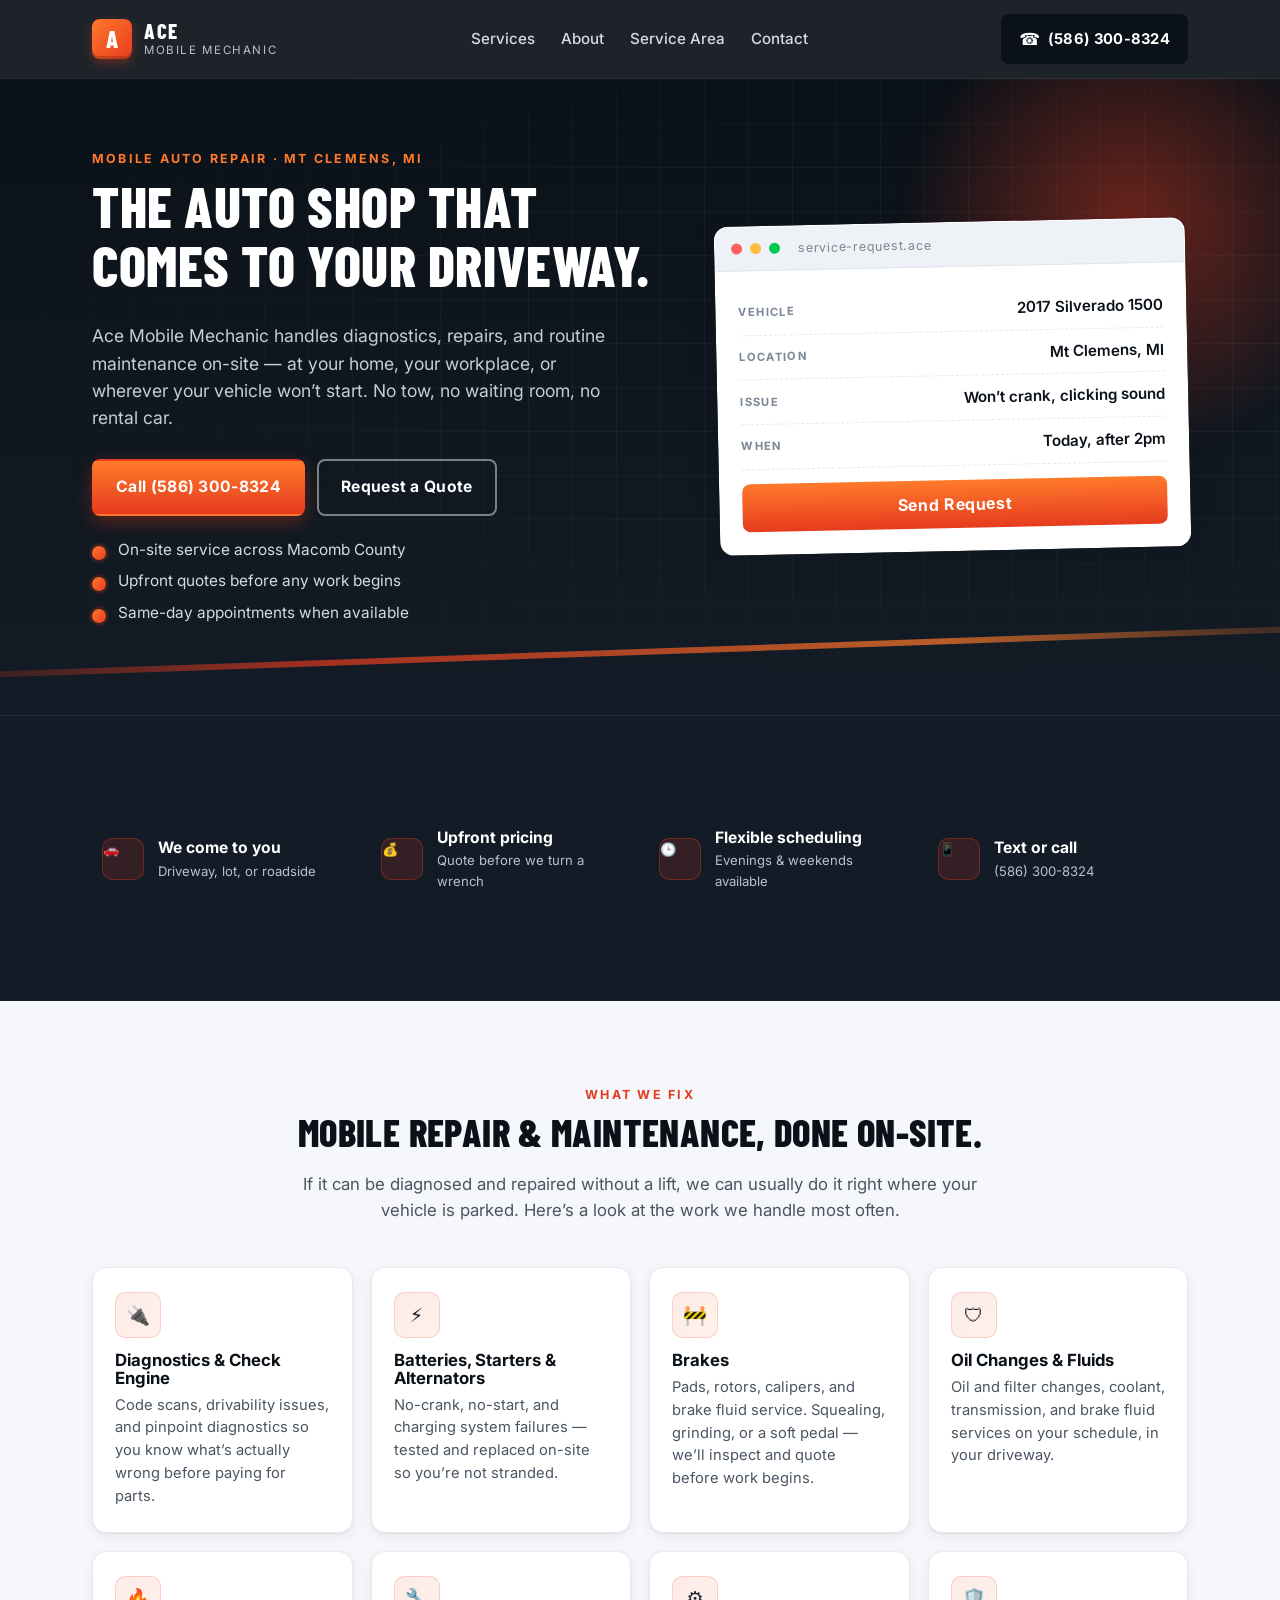
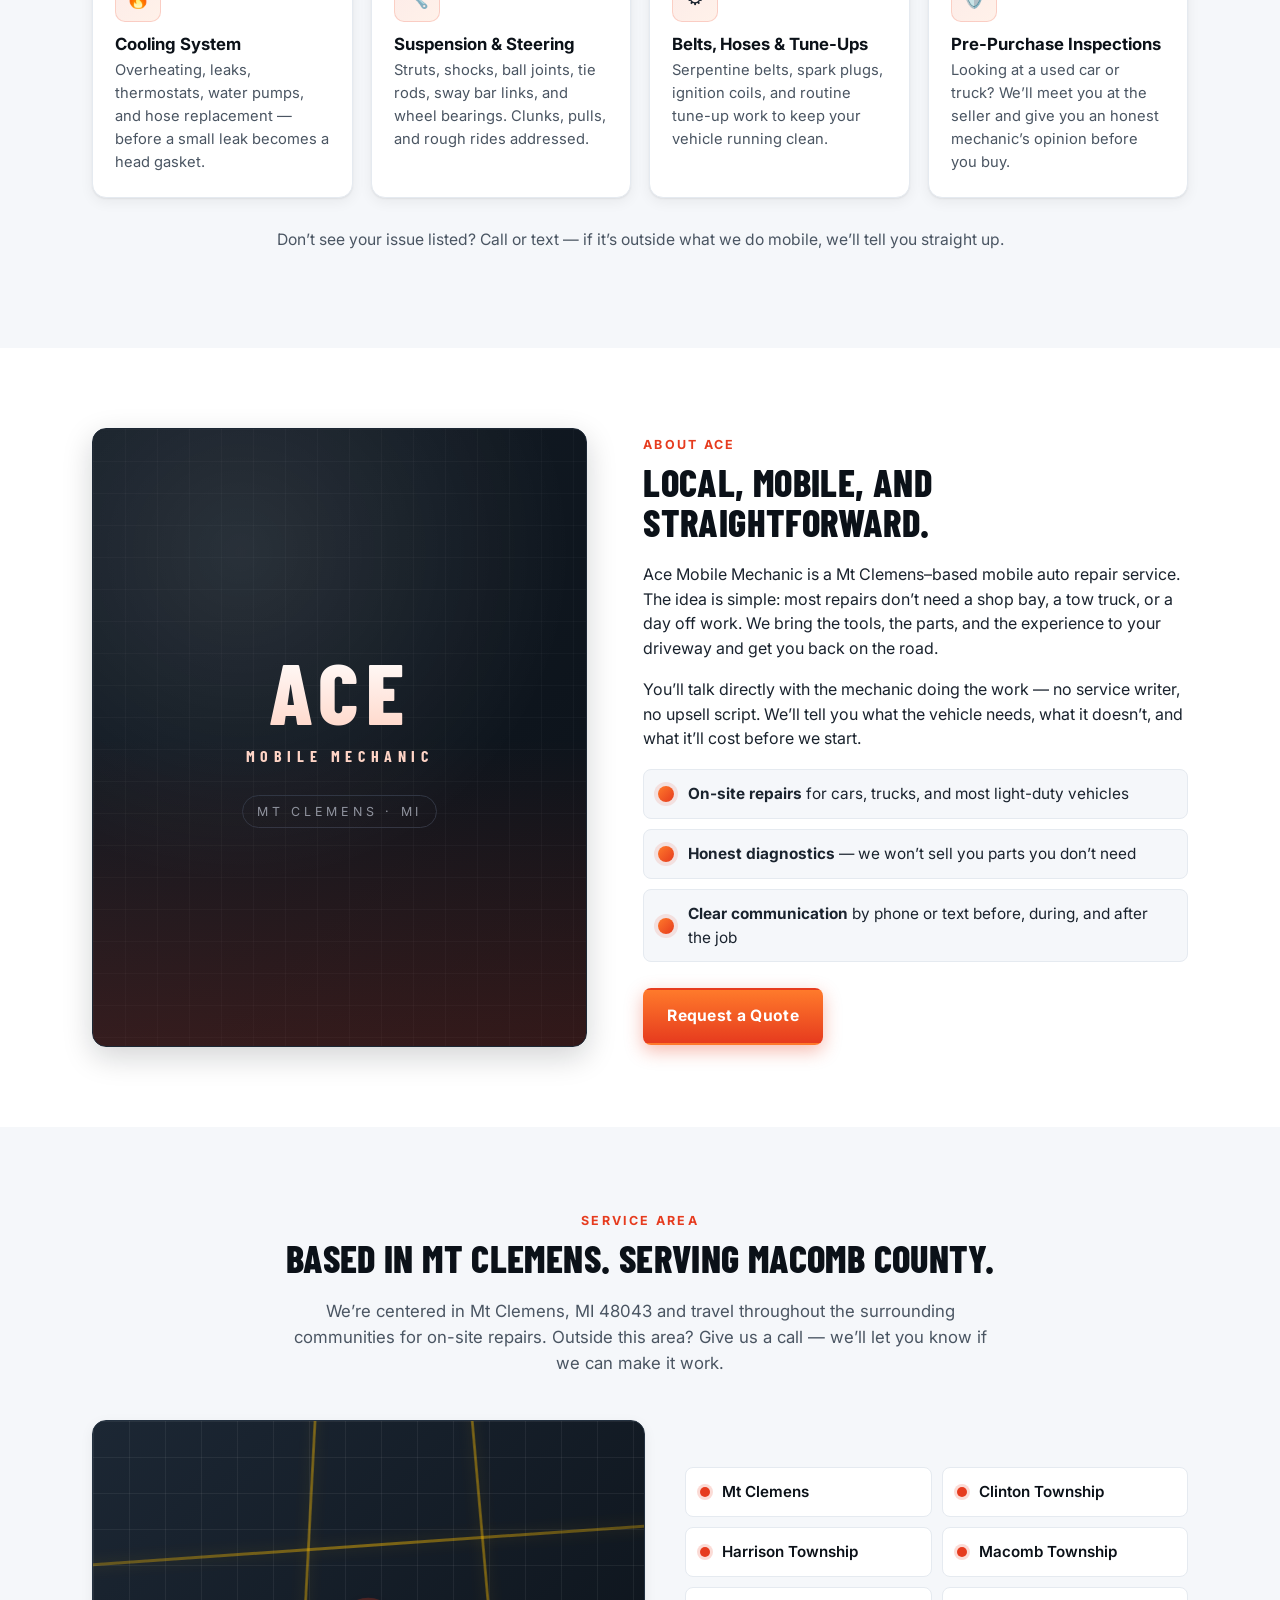
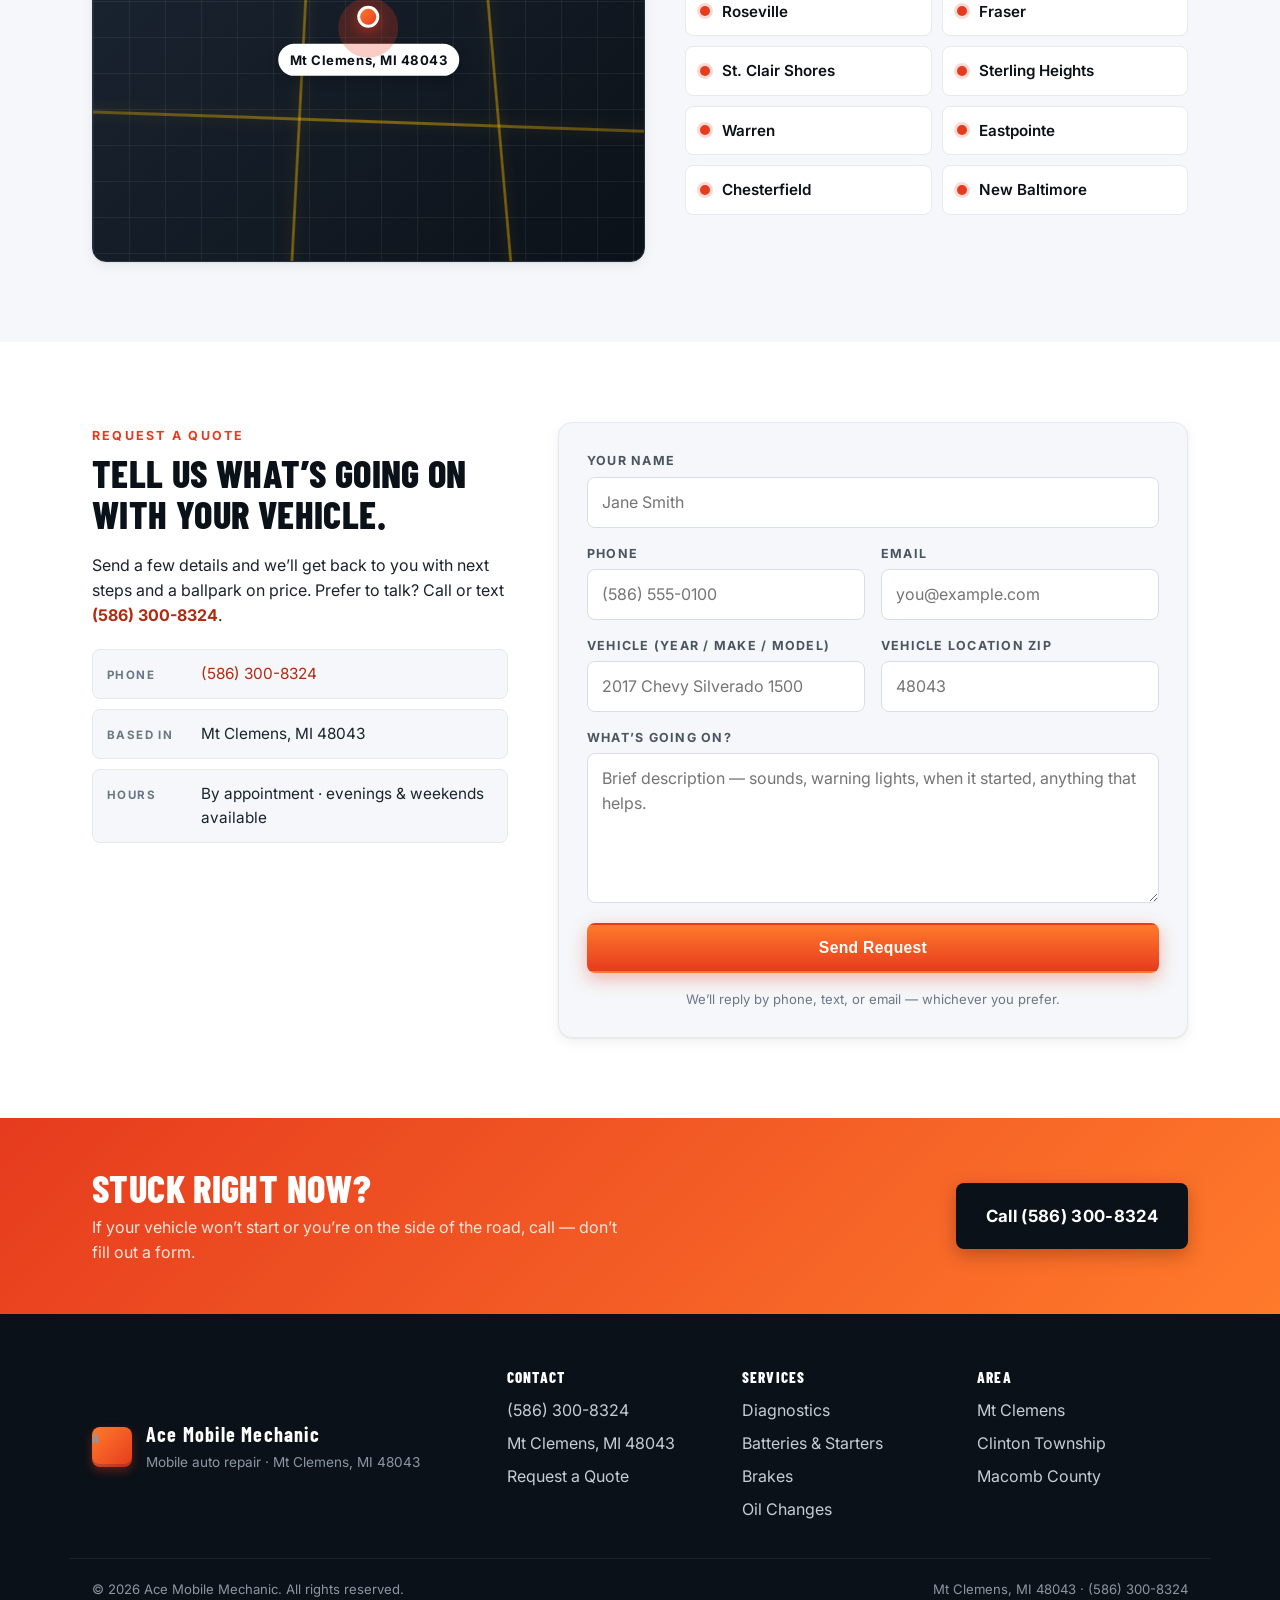
<file: ace-mobile-mechanic/index.html>
<!DOCTYPE html>
<html lang="en">
<head>
  <meta charset="UTF-8" />
  <meta name="viewport" content="width=device-width, initial-scale=1.0" />
  <title>Ace Mobile Mechanic — Mobile Auto Repair in Mt Clemens, MI</title>
  <meta name="description" content="Ace Mobile Mechanic brings the auto shop to your driveway in Mt Clemens, MI and across Macomb County. Diagnostics, brakes, batteries, starters and more — call (586) 300-8324." />
  <link rel="stylesheet" href="style.css" />
</head>
<body>

  <!-- TOP BAR -->
  <header class="topbar">
    <div class="container topbar-inner">
      <a href="#top" class="logo" aria-label="Ace Mobile Mechanic home">
        <span class="logo-mark" aria-hidden="true">A</span>
        <span class="logo-text">
          <span class="logo-name">ACE</span>
          <span class="logo-sub">Mobile Mechanic</span>
        </span>
      </a>
      <nav class="nav" aria-label="Primary">
        <a href="#services">Services</a>
        <a href="#about">About</a>
        <a href="#area">Service Area</a>
        <a href="#contact">Contact</a>
      </nav>
      <a class="btn btn-call topbar-call" href="tel:+15863008324">
        <span class="phone-ico" aria-hidden="true">&#9742;</span>
        (586) 300-8324
      </a>
    </div>
  </header>

  <!-- HERO -->
  <section class="hero" id="top">
    <div class="hero-art" aria-hidden="true">
      <div class="hero-grid"></div>
      <div class="hero-glow"></div>
      <div class="hero-stripe"></div>
    </div>
    <div class="container hero-inner">
      <div class="hero-copy">
        <p class="eyebrow">Mobile Auto Repair &middot; Mt Clemens, MI</p>
        <h1>The auto shop that comes to your driveway.</h1>
        <p class="lede">
          Ace Mobile Mechanic handles diagnostics, repairs, and routine
          maintenance on-site &mdash; at your home, your workplace, or wherever
          your vehicle won&rsquo;t start. No tow, no waiting room, no rental car.
        </p>
        <div class="hero-cta">
          <a class="btn btn-primary" href="tel:+15863008324">Call (586) 300-8324</a>
          <a class="btn btn-ghost" href="#contact">Request a Quote</a>
        </div>
        <ul class="hero-points">
          <li>On-site service across Macomb County</li>
          <li>Upfront quotes before any work begins</li>
          <li>Same-day appointments when available</li>
        </ul>
      </div>
      <div class="hero-card" aria-hidden="true">
        <div class="hero-card-top">
          <span class="dot dot-r"></span>
          <span class="dot dot-y"></span>
          <span class="dot dot-g"></span>
          <span class="card-title">service-request.ace</span>
        </div>
        <div class="hero-card-body">
          <div class="row"><span class="lbl">Vehicle</span><span class="val">2017 Silverado 1500</span></div>
          <div class="row"><span class="lbl">Location</span><span class="val">Mt Clemens, MI</span></div>
          <div class="row"><span class="lbl">Issue</span><span class="val">Won&rsquo;t crank, clicking sound</span></div>
          <div class="row"><span class="lbl">When</span><span class="val">Today, after 2pm</span></div>
          <div class="card-cta">Send Request</div>
        </div>
      </div>
    </div>
  </section>

  <!-- TRUST BAND -->
  <section class="trustband" aria-label="At a glance">
    <div class="container trust-inner">
      <div class="trust-item">
        <span class="trust-ico" aria-hidden="true">&#128663;</span>
        <div>
          <strong>We come to you</strong>
          <span>Driveway, lot, or roadside</span>
        </div>
      </div>
      <div class="trust-item">
        <span class="trust-ico" aria-hidden="true">&#128176;</span>
        <div>
          <strong>Upfront pricing</strong>
          <span>Quote before we turn a wrench</span>
        </div>
      </div>
      <div class="trust-item">
        <span class="trust-ico" aria-hidden="true">&#128338;</span>
        <div>
          <strong>Flexible scheduling</strong>
          <span>Evenings &amp; weekends available</span>
        </div>
      </div>
      <div class="trust-item">
        <span class="trust-ico" aria-hidden="true">&#128241;</span>
        <div>
          <strong>Text or call</strong>
          <span>(586) 300-8324</span>
        </div>
      </div>
    </div>
  </section>

  <!-- SERVICES -->
  <section class="services" id="services">
    <div class="container">
      <header class="section-head">
        <p class="eyebrow">What we fix</p>
        <h2>Mobile repair &amp; maintenance, done on-site.</h2>
        <p class="section-lede">
          If it can be diagnosed and repaired without a lift, we can usually do it
          right where your vehicle is parked. Here&rsquo;s a look at the work we
          handle most often.
        </p>
      </header>

      <div class="grid-services">
        <article class="service">
          <div class="service-ico" aria-hidden="true">&#128268;</div>
          <h3>Diagnostics &amp; Check Engine</h3>
          <p>Code scans, drivability issues, and pinpoint diagnostics so you know what&rsquo;s actually wrong before paying for parts.</p>
        </article>
        <article class="service">
          <div class="service-ico" aria-hidden="true">&#9889;</div>
          <h3>Batteries, Starters &amp; Alternators</h3>
          <p>No-crank, no-start, and charging system failures &mdash; tested and replaced on-site so you&rsquo;re not stranded.</p>
        </article>
        <article class="service">
          <div class="service-ico" aria-hidden="true">&#128679;</div>
          <h3>Brakes</h3>
          <p>Pads, rotors, calipers, and brake fluid service. Squealing, grinding, or a soft pedal &mdash; we&rsquo;ll inspect and quote before work begins.</p>
        </article>
        <article class="service">
          <div class="service-ico" aria-hidden="true">&#128737;</div>
          <h3>Oil Changes &amp; Fluids</h3>
          <p>Oil and filter changes, coolant, transmission, and brake fluid services on your schedule, in your driveway.</p>
        </article>
        <article class="service">
          <div class="service-ico" aria-hidden="true">&#128293;</div>
          <h3>Cooling System</h3>
          <p>Overheating, leaks, thermostats, water pumps, and hose replacement &mdash; before a small leak becomes a head gasket.</p>
        </article>
        <article class="service">
          <div class="service-ico" aria-hidden="true">&#128295;</div>
          <h3>Suspension &amp; Steering</h3>
          <p>Struts, shocks, ball joints, tie rods, sway bar links, and wheel bearings. Clunks, pulls, and rough rides addressed.</p>
        </article>
        <article class="service">
          <div class="service-ico" aria-hidden="true">&#9881;</div>
          <h3>Belts, Hoses &amp; Tune-Ups</h3>
          <p>Serpentine belts, spark plugs, ignition coils, and routine tune-up work to keep your vehicle running clean.</p>
        </article>
        <article class="service">
          <div class="service-ico" aria-hidden="true">&#128737;&#65039;</div>
          <h3>Pre-Purchase Inspections</h3>
          <p>Looking at a used car or truck? We&rsquo;ll meet you at the seller and give you an honest mechanic&rsquo;s opinion before you buy.</p>
        </article>
      </div>

      <p class="services-note">
        Don&rsquo;t see your issue listed? Call or text &mdash; if it&rsquo;s outside what we do mobile, we&rsquo;ll tell you straight up.
      </p>
    </div>
  </section>

  <!-- ABOUT / TRUST -->
  <section class="about" id="about">
    <div class="container about-inner">
      <div class="about-art" aria-hidden="true">
        <div class="about-art-inner">
          <span class="about-art-label">ACE</span>
          <span class="about-art-sub">MOBILE MECHANIC</span>
          <span class="about-art-city">MT CLEMENS &middot; MI</span>
        </div>
      </div>
      <div class="about-copy">
        <p class="eyebrow">About Ace</p>
        <h2>Local, mobile, and straightforward.</h2>
        <p>
          Ace Mobile Mechanic is a Mt Clemens&ndash;based mobile auto repair
          service. The idea is simple: most repairs don&rsquo;t need a shop bay,
          a tow truck, or a day off work. We bring the tools, the parts, and the
          experience to your driveway and get you back on the road.
        </p>
        <p>
          You&rsquo;ll talk directly with the mechanic doing the work &mdash; no
          service writer, no upsell script. We&rsquo;ll tell you what the
          vehicle needs, what it doesn&rsquo;t, and what it&rsquo;ll cost before
          we start.
        </p>
        <ul class="about-list">
          <li><strong>On-site repairs</strong> for cars, trucks, and most light-duty vehicles</li>
          <li><strong>Honest diagnostics</strong> &mdash; we won&rsquo;t sell you parts you don&rsquo;t need</li>
          <li><strong>Clear communication</strong> by phone or text before, during, and after the job</li>
        </ul>
        <a class="btn btn-primary" href="#contact">Request a Quote</a>
      </div>
    </div>
  </section>

  <!-- SERVICE AREA -->
  <section class="area" id="area">
    <div class="container">
      <header class="section-head">
        <p class="eyebrow">Service Area</p>
        <h2>Based in Mt Clemens. Serving Macomb County.</h2>
        <p class="section-lede">
          We&rsquo;re centered in Mt Clemens, MI 48043 and travel throughout the
          surrounding communities for on-site repairs. Outside this area? Give
          us a call &mdash; we&rsquo;ll let you know if we can make it work.
        </p>
      </header>

      <div class="area-grid">
        <div class="area-map" aria-hidden="true">
          <div class="map-grid"></div>
          <div class="map-roads">
            <div class="road road-h r1"></div>
            <div class="road road-h r2"></div>
            <div class="road road-v r3"></div>
            <div class="road road-v r4"></div>
          </div>
          <div class="map-pin">
            <span class="pin-dot"></span>
            <span class="pin-pulse"></span>
            <span class="pin-label">Mt Clemens, MI 48043</span>
          </div>
        </div>
        <ul class="area-cities">
          <li>Mt Clemens</li>
          <li>Clinton Township</li>
          <li>Harrison Township</li>
          <li>Macomb Township</li>
          <li>Roseville</li>
          <li>Fraser</li>
          <li>St. Clair Shores</li>
          <li>Sterling Heights</li>
          <li>Warren</li>
          <li>Eastpointe</li>
          <li>Chesterfield</li>
          <li>New Baltimore</li>
        </ul>
      </div>
    </div>
  </section>

  <!-- CONTACT -->
  <section class="contact" id="contact">
    <div class="container contact-inner">
      <div class="contact-copy">
        <p class="eyebrow">Request a Quote</p>
        <h2>Tell us what&rsquo;s going on with your vehicle.</h2>
        <p>
          Send a few details and we&rsquo;ll get back to you with next steps and
          a ballpark on price. Prefer to talk? Call or text
          <a href="tel:+15863008324"><strong>(586) 300-8324</strong></a>.
        </p>
        <ul class="contact-meta">
          <li><span class="meta-lbl">Phone</span><a href="tel:+15863008324">(586) 300-8324</a></li>
          <li><span class="meta-lbl">Based in</span>Mt Clemens, MI 48043</li>
          <li><span class="meta-lbl">Hours</span>By appointment &middot; evenings &amp; weekends available</li>
        </ul>
      </div>

      <form class="contact-form" action="#" method="post" novalidate>
        <div class="form-row">
          <label for="name">Your name</label>
          <input type="text" id="name" name="name" placeholder="Jane Smith" autocomplete="name" />
        </div>
        <div class="form-row form-row-2">
          <div>
            <label for="phone">Phone</label>
            <input type="tel" id="phone" name="phone" placeholder="(586) 555-0100" autocomplete="tel" />
          </div>
          <div>
            <label for="email">Email</label>
            <input type="email" id="email" name="email" placeholder="you@example.com" autocomplete="email" />
          </div>
        </div>
        <div class="form-row form-row-2">
          <div>
            <label for="vehicle">Vehicle (year / make / model)</label>
            <input type="text" id="vehicle" name="vehicle" placeholder="2017 Chevy Silverado 1500" />
          </div>
          <div>
            <label for="zip">Vehicle location ZIP</label>
            <input type="text" id="zip" name="zip" placeholder="48043" inputmode="numeric" />
          </div>
        </div>
        <div class="form-row">
          <label for="issue">What&rsquo;s going on?</label>
          <textarea id="issue" name="issue" rows="5" placeholder="Brief description &mdash; sounds, warning lights, when it started, anything that helps."></textarea>
        </div>
        <div class="form-row form-actions">
          <button type="submit" class="btn btn-primary btn-block">Send Request</button>
          <p class="form-fine">We&rsquo;ll reply by phone, text, or email &mdash; whichever you prefer.</p>
        </div>
      </form>
    </div>
  </section>

  <!-- CALL CTA STRIP -->
  <section class="callstrip">
    <div class="container callstrip-inner">
      <div>
        <h2>Stuck right now?</h2>
        <p>If your vehicle won&rsquo;t start or you&rsquo;re on the side of the road, call &mdash; don&rsquo;t fill out a form.</p>
      </div>
      <a class="btn btn-primary btn-big" href="tel:+15863008324">Call (586) 300-8324</a>
    </div>
  </section>

  <!-- FOOTER -->
  <footer class="footer">
    <div class="container footer-inner">
      <div class="footer-brand">
        <span class="logo-mark" aria-hidden="true">A</span>
        <div>
          <strong>Ace Mobile Mechanic</strong>
          <span>Mobile auto repair &middot; Mt Clemens, MI 48043</span>
        </div>
      </div>
      <div class="footer-cols">
        <div>
          <h4>Contact</h4>
          <ul>
            <li><a href="tel:+15863008324">(586) 300-8324</a></li>
            <li>Mt Clemens, MI 48043</li>
            <li><a href="#contact">Request a Quote</a></li>
          </ul>
        </div>
        <div>
          <h4>Services</h4>
          <ul>
            <li><a href="#services">Diagnostics</a></li>
            <li><a href="#services">Batteries &amp; Starters</a></li>
            <li><a href="#services">Brakes</a></li>
            <li><a href="#services">Oil Changes</a></li>
          </ul>
        </div>
        <div>
          <h4>Area</h4>
          <ul>
            <li><a href="#area">Mt Clemens</a></li>
            <li><a href="#area">Clinton Township</a></li>
            <li><a href="#area">Macomb County</a></li>
          </ul>
        </div>
      </div>
    </div>
    <div class="footer-bottom">
      <div class="container footer-bottom-inner">
        <span>&copy; 2026 Ace Mobile Mechanic. All rights reserved.</span>
        <span>Mt Clemens, MI 48043 &middot; (586) 300-8324</span>
      </div>
    </div>
  </footer>

</body>
</html>
</file>
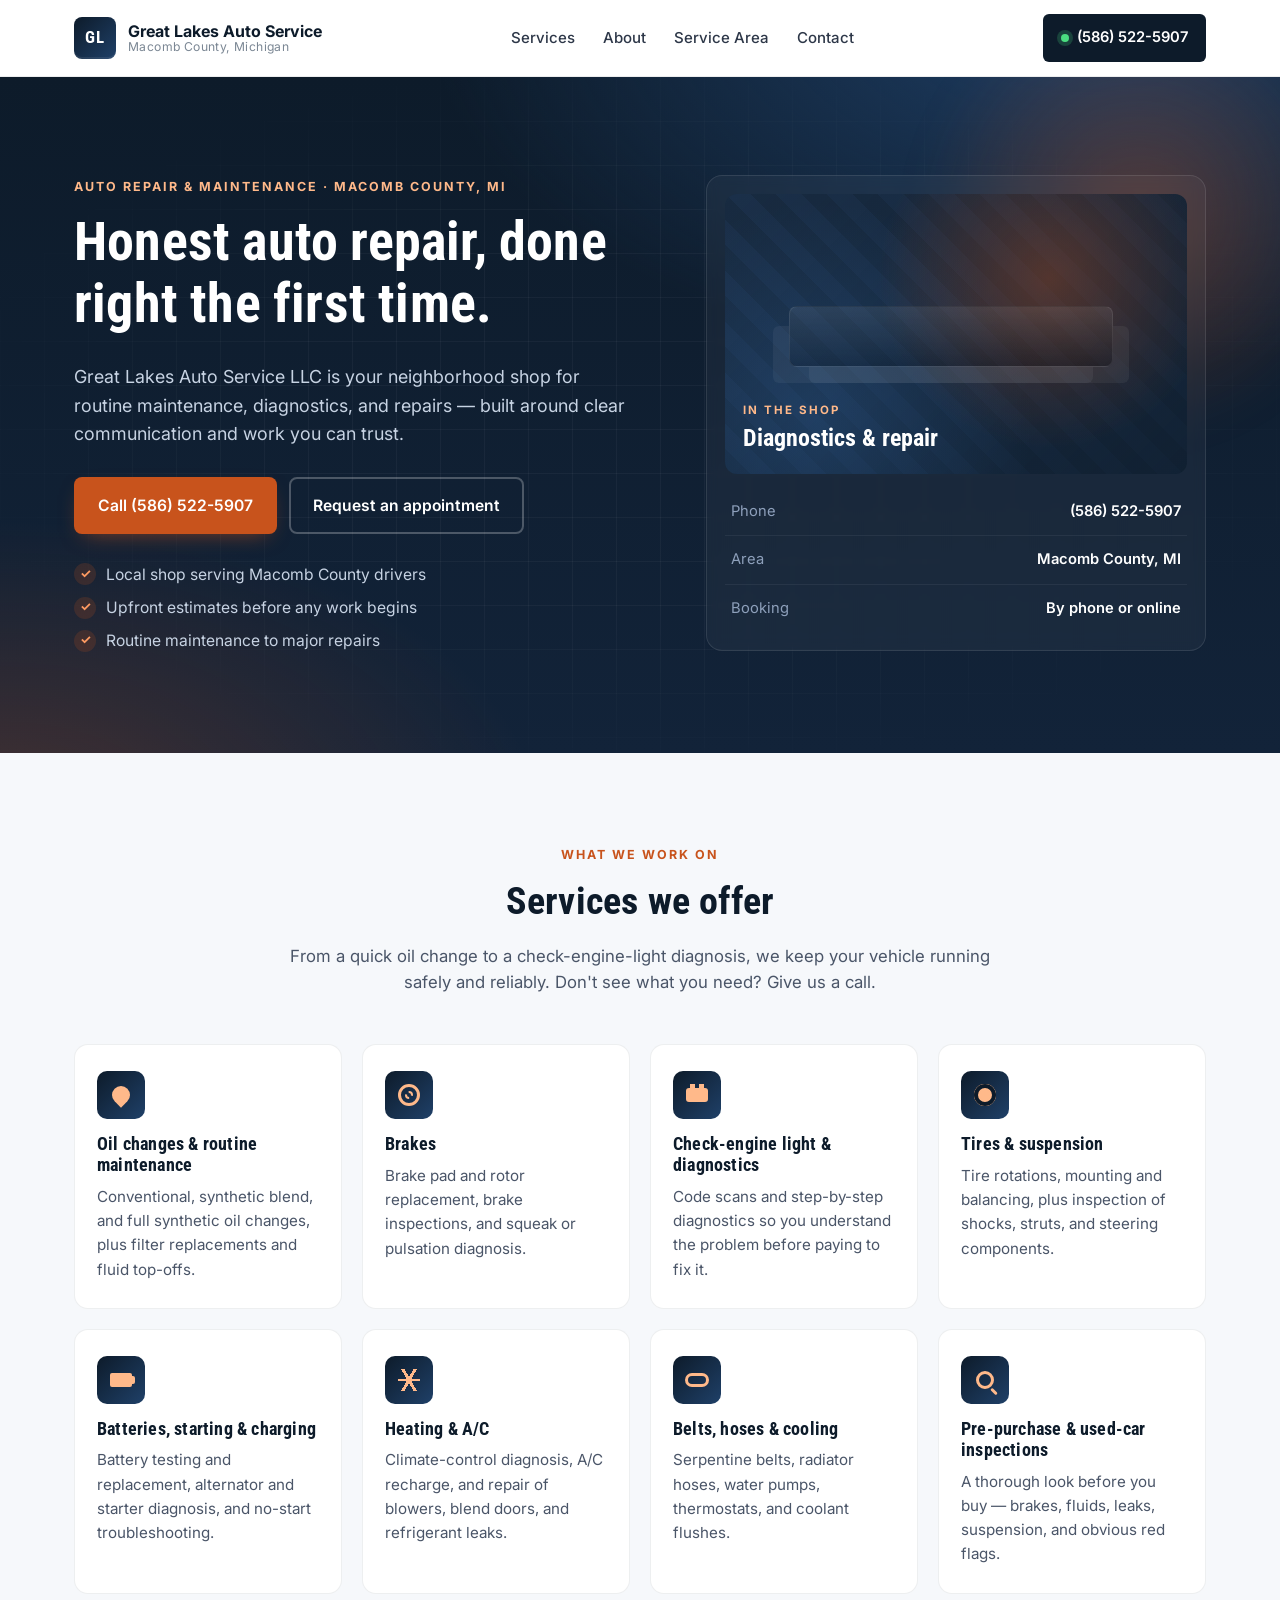
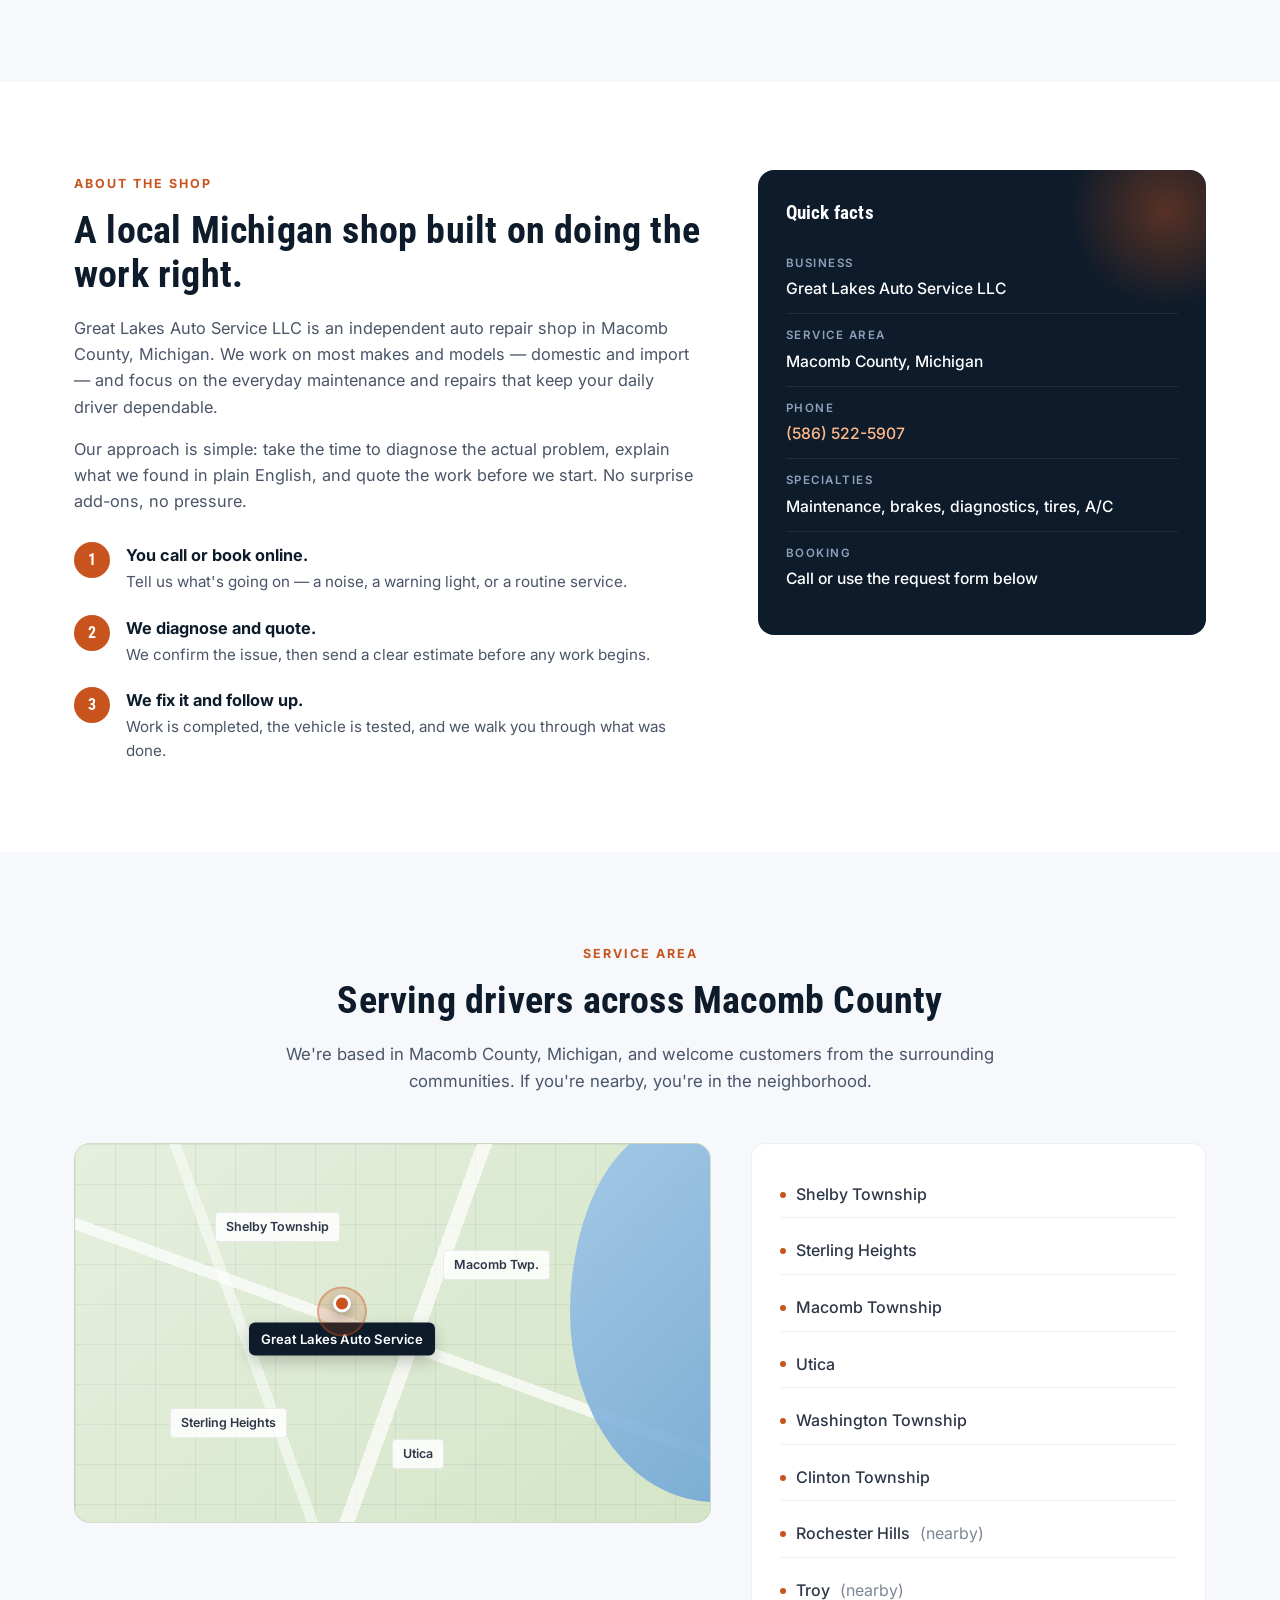
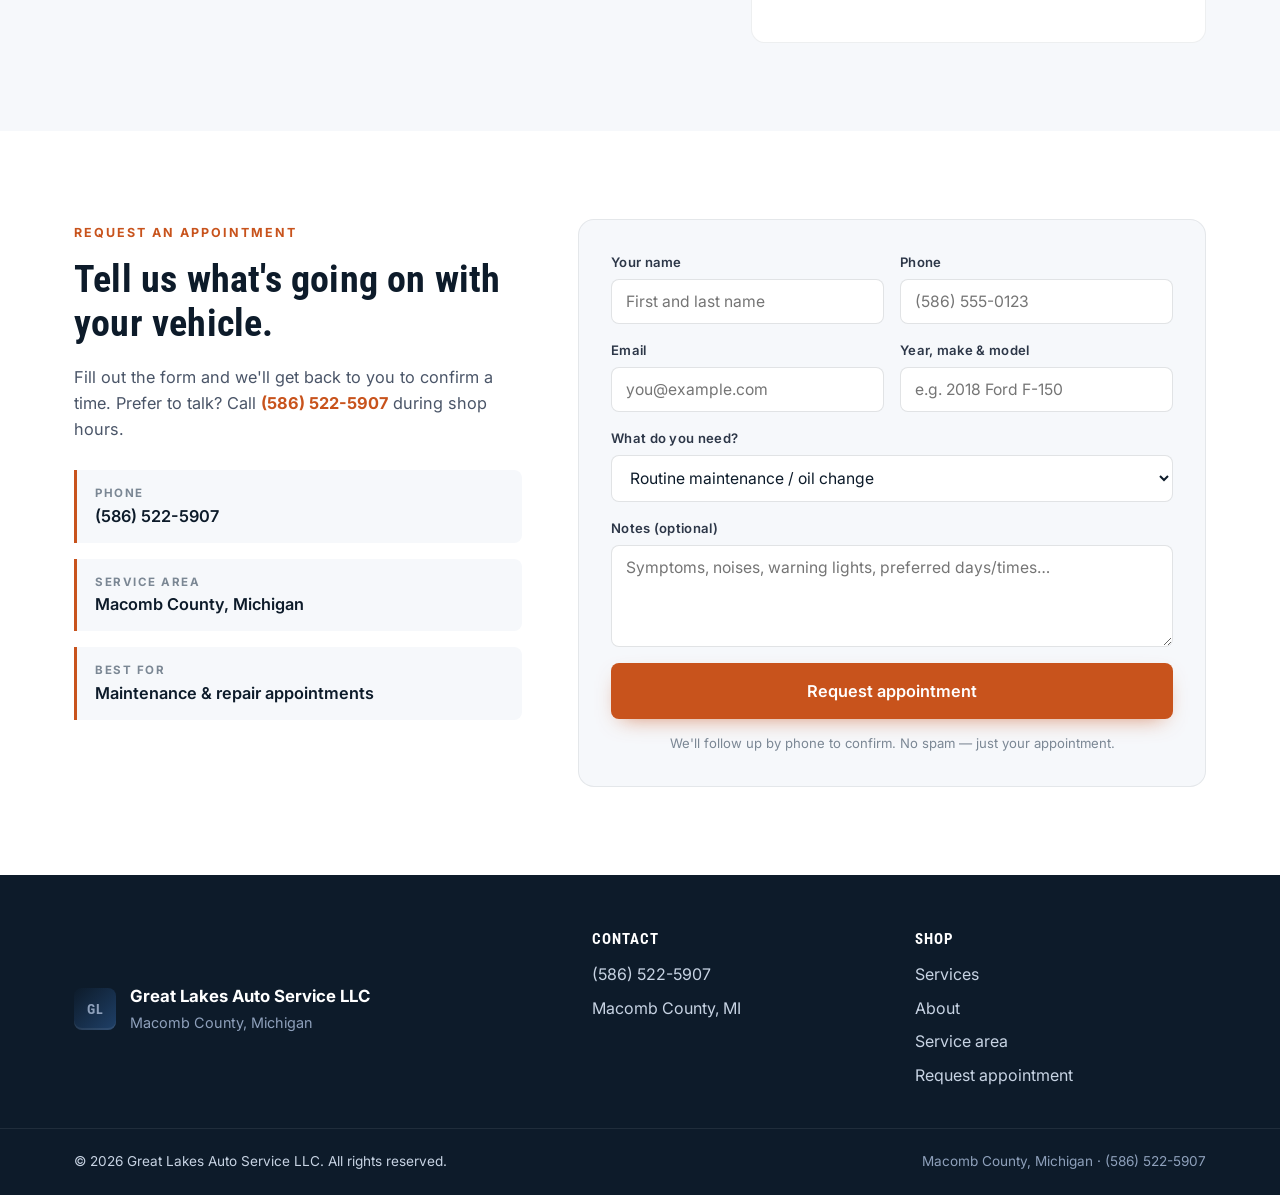
<file: great-lakes-auto-service-llc/index.html>
<!DOCTYPE html>
<html lang="en">
<head>
  <meta charset="UTF-8" />
  <meta name="viewport" content="width=device-width, initial-scale=1.0" />
  <title>Great Lakes Auto Service LLC — Auto Repair in Macomb County, MI</title>
  <meta name="description" content="Great Lakes Auto Service LLC is a local auto repair and maintenance shop serving Macomb County, Michigan. Call (586) 522-5907 or request an appointment online." />
  <link rel="stylesheet" href="style.css" />
</head>
<body>

  <!-- ============== TOP BAR ============== -->
  <header class="topbar">
    <div class="container topbar-inner">
      <a href="#home" class="brand">
        <span class="brand-mark" aria-hidden="true">GL</span>
        <span class="brand-text">
          <span class="brand-name">Great Lakes Auto Service</span>
          <span class="brand-sub">Macomb County, Michigan</span>
        </span>
      </a>

      <nav class="nav" aria-label="Primary">
        <a href="#services">Services</a>
        <a href="#about">About</a>
        <a href="#area">Service Area</a>
        <a href="#contact">Contact</a>
      </nav>

      <a href="tel:+15865225907" class="btn btn-call" aria-label="Call (586) 522-5907">
        <span class="dot" aria-hidden="true"></span>
        (586) 522-5907
      </a>
    </div>
  </header>

  <!-- ============== HERO ============== -->
  <section class="hero" id="home">
    <div class="hero-bg" aria-hidden="true">
      <div class="hero-grad"></div>
      <div class="hero-grid"></div>
      <div class="hero-glow"></div>
    </div>

    <div class="container hero-inner">
      <div class="hero-copy">
        <span class="eyebrow">Auto repair &amp; maintenance · Macomb County, MI</span>
        <h1>Honest auto repair, done right the first time.</h1>
        <p class="lede">
          Great Lakes Auto Service LLC is your neighborhood shop for routine maintenance,
          diagnostics, and repairs — built around clear communication and work you can trust.
        </p>

        <div class="hero-cta">
          <a href="tel:+15865225907" class="btn btn-primary">
            Call (586) 522-5907
          </a>
          <a href="#contact" class="btn btn-ghost">
            Request an appointment
          </a>
        </div>

        <ul class="hero-points">
          <li><span class="check" aria-hidden="true">✓</span> Local shop serving Macomb County drivers</li>
          <li><span class="check" aria-hidden="true">✓</span> Upfront estimates before any work begins</li>
          <li><span class="check" aria-hidden="true">✓</span> Routine maintenance to major repairs</li>
        </ul>
      </div>

      <div class="hero-card" aria-hidden="true">
        <div class="hero-photo">
          <div class="hero-photo-label">
            <span class="hero-photo-eyebrow">In the shop</span>
            <span class="hero-photo-title">Diagnostics &amp; repair</span>
          </div>
        </div>
        <div class="hero-meta">
          <div class="meta-row">
            <span class="meta-key">Phone</span>
            <span class="meta-val">(586) 522-5907</span>
          </div>
          <div class="meta-row">
            <span class="meta-key">Area</span>
            <span class="meta-val">Macomb County, MI</span>
          </div>
          <div class="meta-row">
            <span class="meta-key">Booking</span>
            <span class="meta-val">By phone or online</span>
          </div>
        </div>
      </div>
    </div>
  </section>

  <!-- ============== SERVICES ============== -->
  <section class="section services" id="services">
    <div class="container">
      <div class="section-head">
        <span class="eyebrow">What we work on</span>
        <h2>Services we offer</h2>
        <p class="section-sub">
          From a quick oil change to a check-engine-light diagnosis, we keep your vehicle running
          safely and reliably. Don't see what you need? Give us a call.
        </p>
      </div>

      <div class="grid services-grid">
        <article class="card service-card">
          <div class="icon" aria-hidden="true">
            <span class="icon-shape icon-oil"></span>
          </div>
          <h3>Oil changes &amp; routine maintenance</h3>
          <p>Conventional, synthetic blend, and full synthetic oil changes, plus filter replacements and fluid top-offs.</p>
        </article>

        <article class="card service-card">
          <div class="icon" aria-hidden="true">
            <span class="icon-shape icon-brake"></span>
          </div>
          <h3>Brakes</h3>
          <p>Brake pad and rotor replacement, brake inspections, and squeak or pulsation diagnosis.</p>
        </article>

        <article class="card service-card">
          <div class="icon" aria-hidden="true">
            <span class="icon-shape icon-engine"></span>
          </div>
          <h3>Check-engine light &amp; diagnostics</h3>
          <p>Code scans and step-by-step diagnostics so you understand the problem before paying to fix it.</p>
        </article>

        <article class="card service-card">
          <div class="icon" aria-hidden="true">
            <span class="icon-shape icon-tire"></span>
          </div>
          <h3>Tires &amp; suspension</h3>
          <p>Tire rotations, mounting and balancing, plus inspection of shocks, struts, and steering components.</p>
        </article>

        <article class="card service-card">
          <div class="icon" aria-hidden="true">
            <span class="icon-shape icon-battery"></span>
          </div>
          <h3>Batteries, starting &amp; charging</h3>
          <p>Battery testing and replacement, alternator and starter diagnosis, and no-start troubleshooting.</p>
        </article>

        <article class="card service-card">
          <div class="icon" aria-hidden="true">
            <span class="icon-shape icon-ac"></span>
          </div>
          <h3>Heating &amp; A/C</h3>
          <p>Climate-control diagnosis, A/C recharge, and repair of blowers, blend doors, and refrigerant leaks.</p>
        </article>

        <article class="card service-card">
          <div class="icon" aria-hidden="true">
            <span class="icon-shape icon-belt"></span>
          </div>
          <h3>Belts, hoses &amp; cooling</h3>
          <p>Serpentine belts, radiator hoses, water pumps, thermostats, and coolant flushes.</p>
        </article>

        <article class="card service-card">
          <div class="icon" aria-hidden="true">
            <span class="icon-shape icon-inspect"></span>
          </div>
          <h3>Pre-purchase &amp; used-car inspections</h3>
          <p>A thorough look before you buy — brakes, fluids, leaks, suspension, and obvious red flags.</p>
        </article>
      </div>
    </div>
  </section>

  <!-- ============== ABOUT / TRUST ============== -->
  <section class="section about" id="about">
    <div class="container about-inner">
      <div class="about-copy">
        <span class="eyebrow">About the shop</span>
        <h2>A local Michigan shop built on doing the work right.</h2>
        <p>
          Great Lakes Auto Service LLC is an independent auto repair shop in Macomb County, Michigan.
          We work on most makes and models — domestic and import — and focus on the everyday
          maintenance and repairs that keep your daily driver dependable.
        </p>
        <p>
          Our approach is simple: take the time to diagnose the actual problem, explain what we
          found in plain English, and quote the work before we start. No surprise add-ons,
          no pressure.
        </p>

        <ul class="trust-list">
          <li>
            <span class="trust-num">1</span>
            <div>
              <strong>You call or book online.</strong>
              <p>Tell us what's going on — a noise, a warning light, or a routine service.</p>
            </div>
          </li>
          <li>
            <span class="trust-num">2</span>
            <div>
              <strong>We diagnose and quote.</strong>
              <p>We confirm the issue, then send a clear estimate before any work begins.</p>
            </div>
          </li>
          <li>
            <span class="trust-num">3</span>
            <div>
              <strong>We fix it and follow up.</strong>
              <p>Work is completed, the vehicle is tested, and we walk you through what was done.</p>
            </div>
          </li>
        </ul>
      </div>

      <aside class="about-card" aria-label="Shop quick facts">
        <h3>Quick facts</h3>
        <dl class="facts">
          <div>
            <dt>Business</dt>
            <dd>Great Lakes Auto Service LLC</dd>
          </div>
          <div>
            <dt>Service area</dt>
            <dd>Macomb County, Michigan</dd>
          </div>
          <div>
            <dt>Phone</dt>
            <dd><a href="tel:+15865225907">(586) 522-5907</a></dd>
          </div>
          <div>
            <dt>Specialties</dt>
            <dd>Maintenance, brakes, diagnostics, tires, A/C</dd>
          </div>
          <div>
            <dt>Booking</dt>
            <dd>Call or use the request form below</dd>
          </div>
        </dl>
      </aside>
    </div>
  </section>

  <!-- ============== SERVICE AREA ============== -->
  <section class="section area" id="area">
    <div class="container">
      <div class="section-head">
        <span class="eyebrow">Service area</span>
        <h2>Serving drivers across Macomb County</h2>
        <p class="section-sub">
          We're based in Macomb County, Michigan, and welcome customers from the surrounding
          communities. If you're nearby, you're in the neighborhood.
        </p>
      </div>

      <div class="area-wrap">
        <div class="map" aria-hidden="true">
          <div class="map-grid"></div>
          <div class="map-roads"></div>
          <div class="map-pin">
            <span class="pin-dot"></span>
            <span class="pin-ring"></span>
            <span class="pin-label">Great Lakes Auto Service</span>
          </div>
          <div class="map-water"></div>
          <span class="map-tag map-tag-1">Shelby Township</span>
          <span class="map-tag map-tag-2">Sterling Heights</span>
          <span class="map-tag map-tag-3">Macomb Twp.</span>
          <span class="map-tag map-tag-4">Utica</span>
        </div>

        <ul class="area-list">
          <li>Shelby Township</li>
          <li>Sterling Heights</li>
          <li>Macomb Township</li>
          <li>Utica</li>
          <li>Washington Township</li>
          <li>Clinton Township</li>
          <li>Rochester Hills <span class="muted">(nearby)</span></li>
          <li>Troy <span class="muted">(nearby)</span></li>
        </ul>
      </div>
    </div>
  </section>

  <!-- ============== CONTACT ============== -->
  <section class="section contact" id="contact">
    <div class="container contact-inner">
      <div class="contact-copy">
        <span class="eyebrow">Request an appointment</span>
        <h2>Tell us what's going on with your vehicle.</h2>
        <p>
          Fill out the form and we'll get back to you to confirm a time. Prefer to talk?
          Call <a href="tel:+15865225907"><strong>(586) 522-5907</strong></a> during shop hours.
        </p>

        <div class="contact-info">
          <div class="info-block">
            <span class="info-key">Phone</span>
            <a class="info-val" href="tel:+15865225907">(586) 522-5907</a>
          </div>
          <div class="info-block">
            <span class="info-key">Service area</span>
            <span class="info-val">Macomb County, Michigan</span>
          </div>
          <div class="info-block">
            <span class="info-key">Best for</span>
            <span class="info-val">Maintenance &amp; repair appointments</span>
          </div>
        </div>
      </div>

      <form class="contact-form" action="#" method="post" aria-label="Appointment request form">
        <div class="field-row">
          <div class="field">
            <label for="name">Your name</label>
            <input type="text" id="name" name="name" placeholder="First and last name" required />
          </div>
          <div class="field">
            <label for="phone">Phone</label>
            <input type="tel" id="phone" name="phone" placeholder="(586) 555-0123" required />
          </div>
        </div>

        <div class="field-row">
          <div class="field">
            <label for="email">Email</label>
            <input type="email" id="email" name="email" placeholder="you@example.com" />
          </div>
          <div class="field">
            <label for="vehicle">Year, make &amp; model</label>
            <input type="text" id="vehicle" name="vehicle" placeholder="e.g. 2018 Ford F-150" />
          </div>
        </div>

        <div class="field">
          <label for="service">What do you need?</label>
          <select id="service" name="service">
            <option>Routine maintenance / oil change</option>
            <option>Brakes</option>
            <option>Check-engine light / diagnostics</option>
            <option>Tires &amp; suspension</option>
            <option>Battery / starting / charging</option>
            <option>Heating &amp; A/C</option>
            <option>Pre-purchase inspection</option>
            <option>Something else</option>
          </select>
        </div>

        <div class="field">
          <label for="notes">Notes (optional)</label>
          <textarea id="notes" name="notes" rows="4" placeholder="Symptoms, noises, warning lights, preferred days/times…"></textarea>
        </div>

        <button type="submit" class="btn btn-primary btn-block">Request appointment</button>
        <p class="form-foot">We'll follow up by phone to confirm. No spam — just your appointment.</p>
      </form>
    </div>
  </section>

  <!-- ============== FOOTER ============== -->
  <footer class="footer">
    <div class="container footer-inner">
      <div class="footer-brand">
        <span class="brand-mark" aria-hidden="true">GL</span>
        <div>
          <strong>Great Lakes Auto Service LLC</strong>
          <span>Macomb County, Michigan</span>
        </div>
      </div>

      <div class="footer-cols">
        <div>
          <h4>Contact</h4>
          <ul>
            <li><a href="tel:+15865225907">(586) 522-5907</a></li>
            <li>Macomb County, MI</li>
          </ul>
        </div>
        <div>
          <h4>Shop</h4>
          <ul>
            <li><a href="#services">Services</a></li>
            <li><a href="#about">About</a></li>
            <li><a href="#area">Service area</a></li>
            <li><a href="#contact">Request appointment</a></li>
          </ul>
        </div>
      </div>
    </div>

    <div class="footer-bottom">
      <div class="container footer-bottom-inner">
        <span>© 2026 Great Lakes Auto Service LLC. All rights reserved.</span>
        <span class="muted">Macomb County, Michigan · (586) 522-5907</span>
      </div>
    </div>
  </footer>

</body>
</html>
</file>
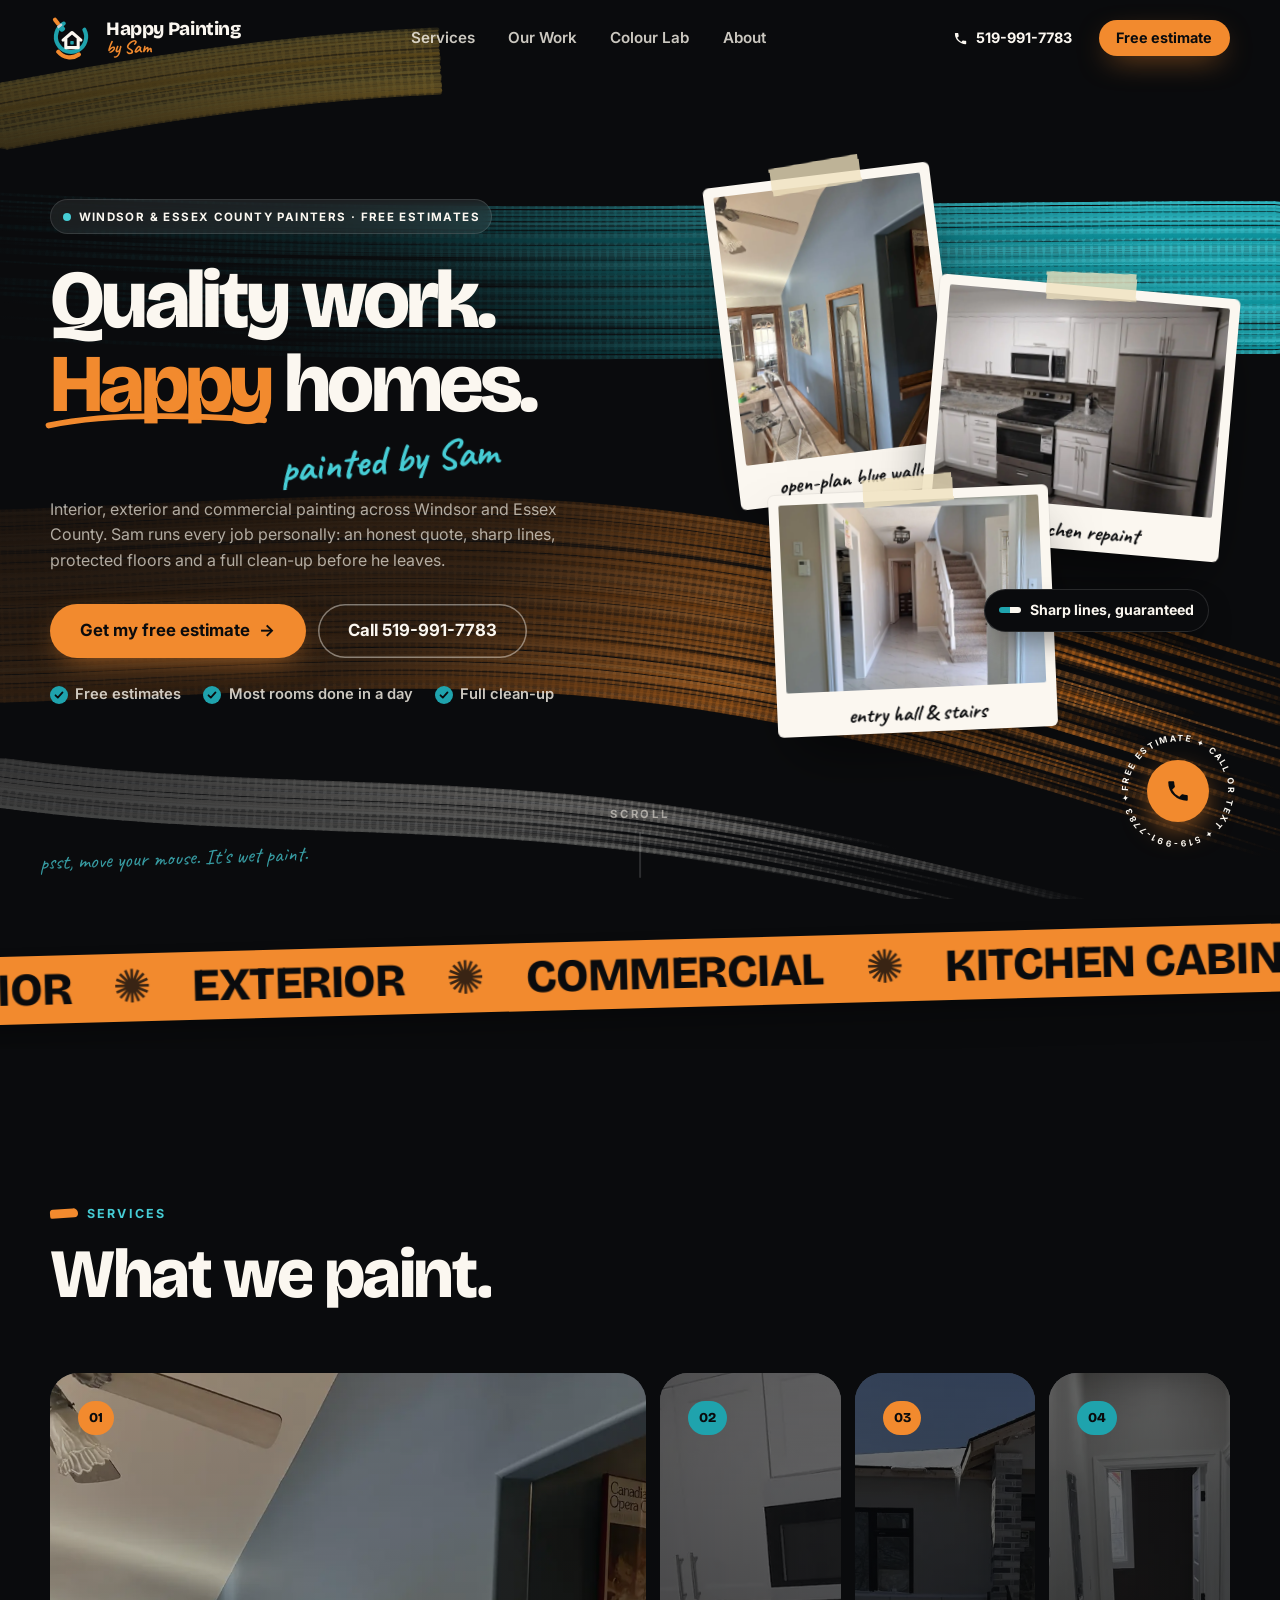
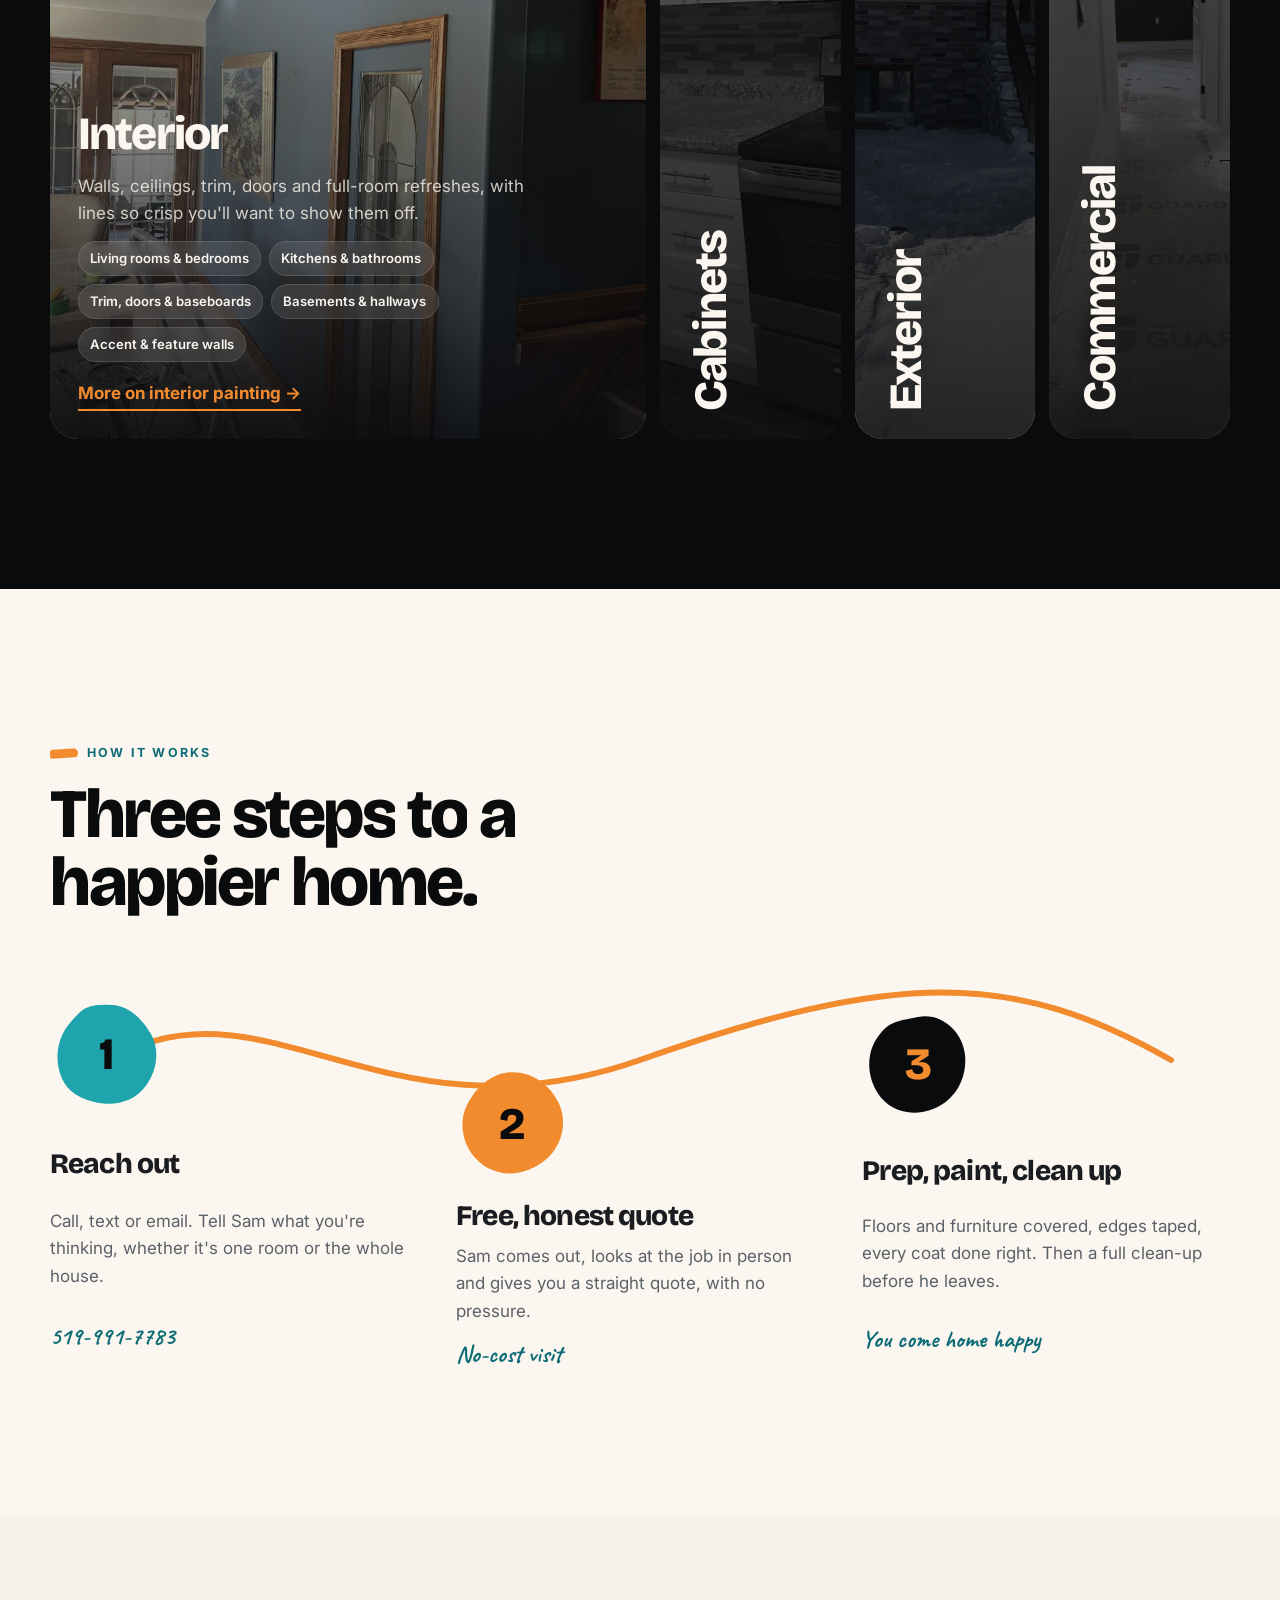
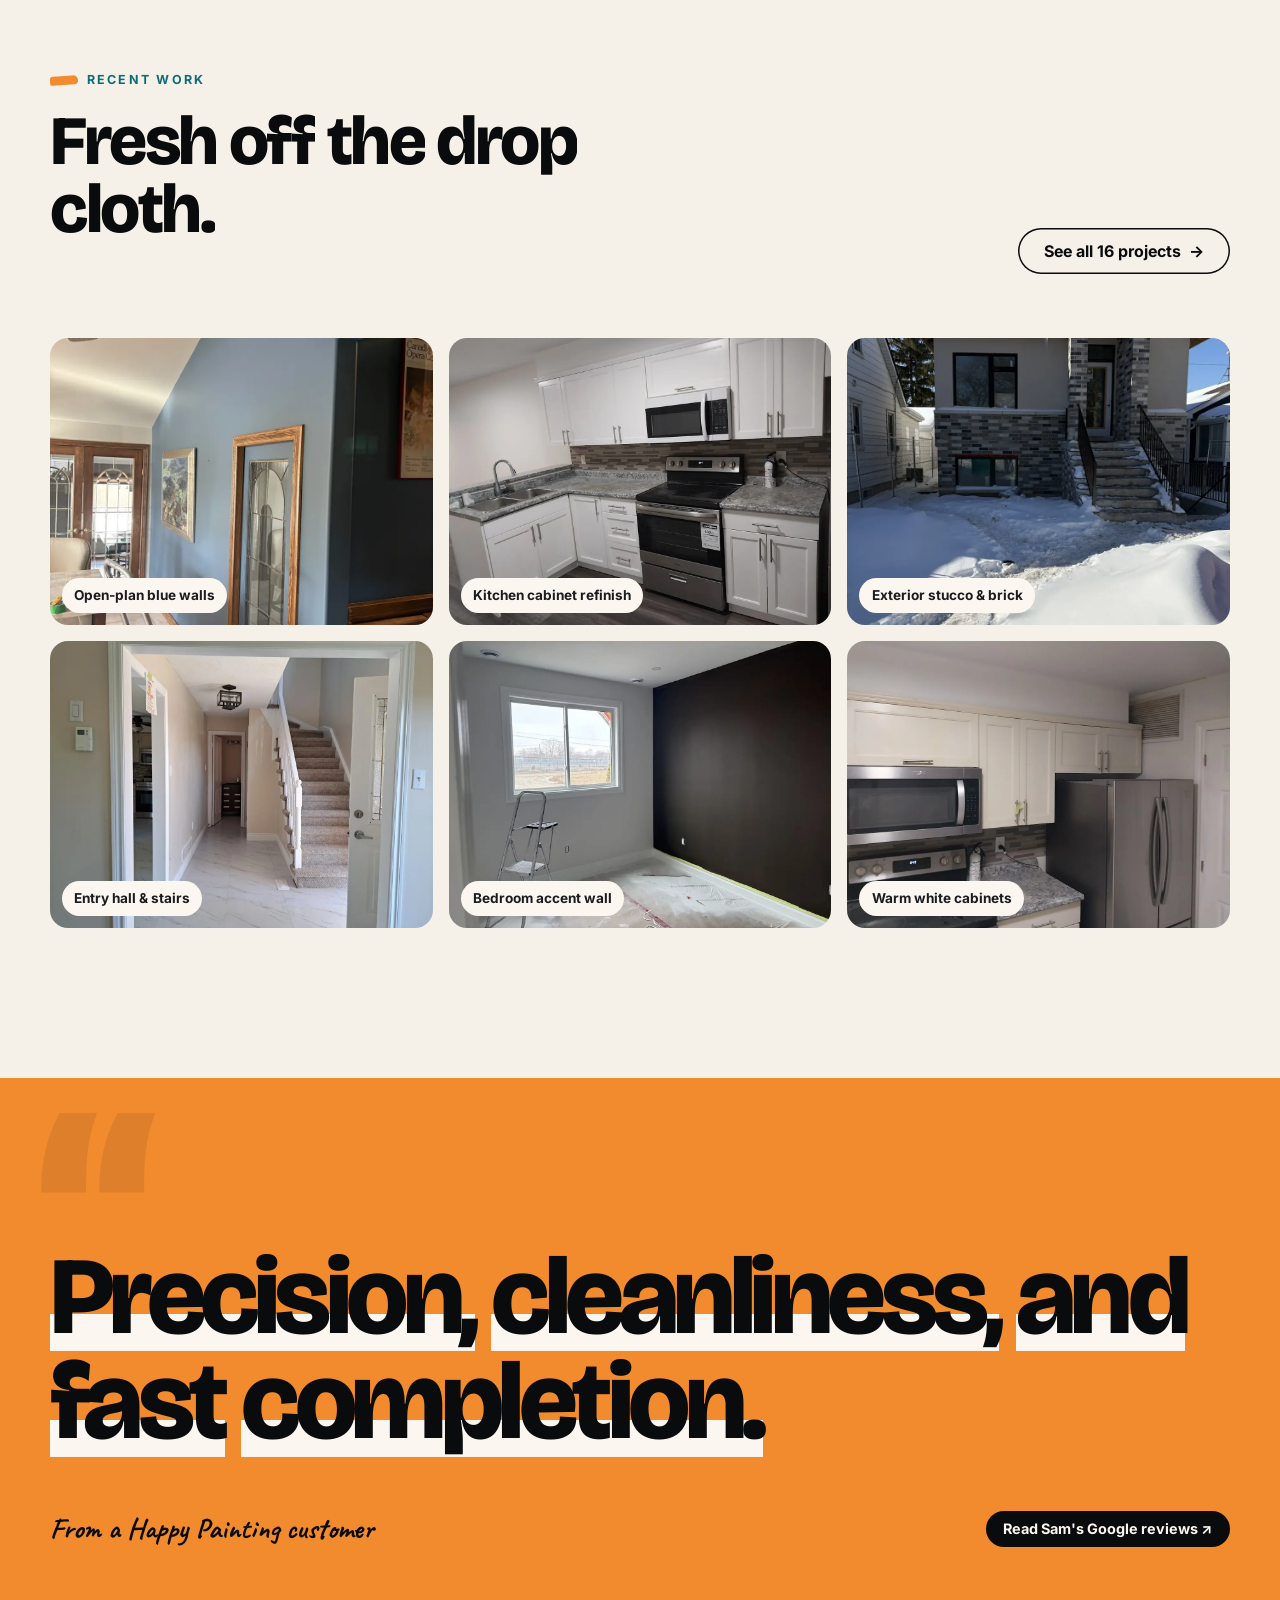
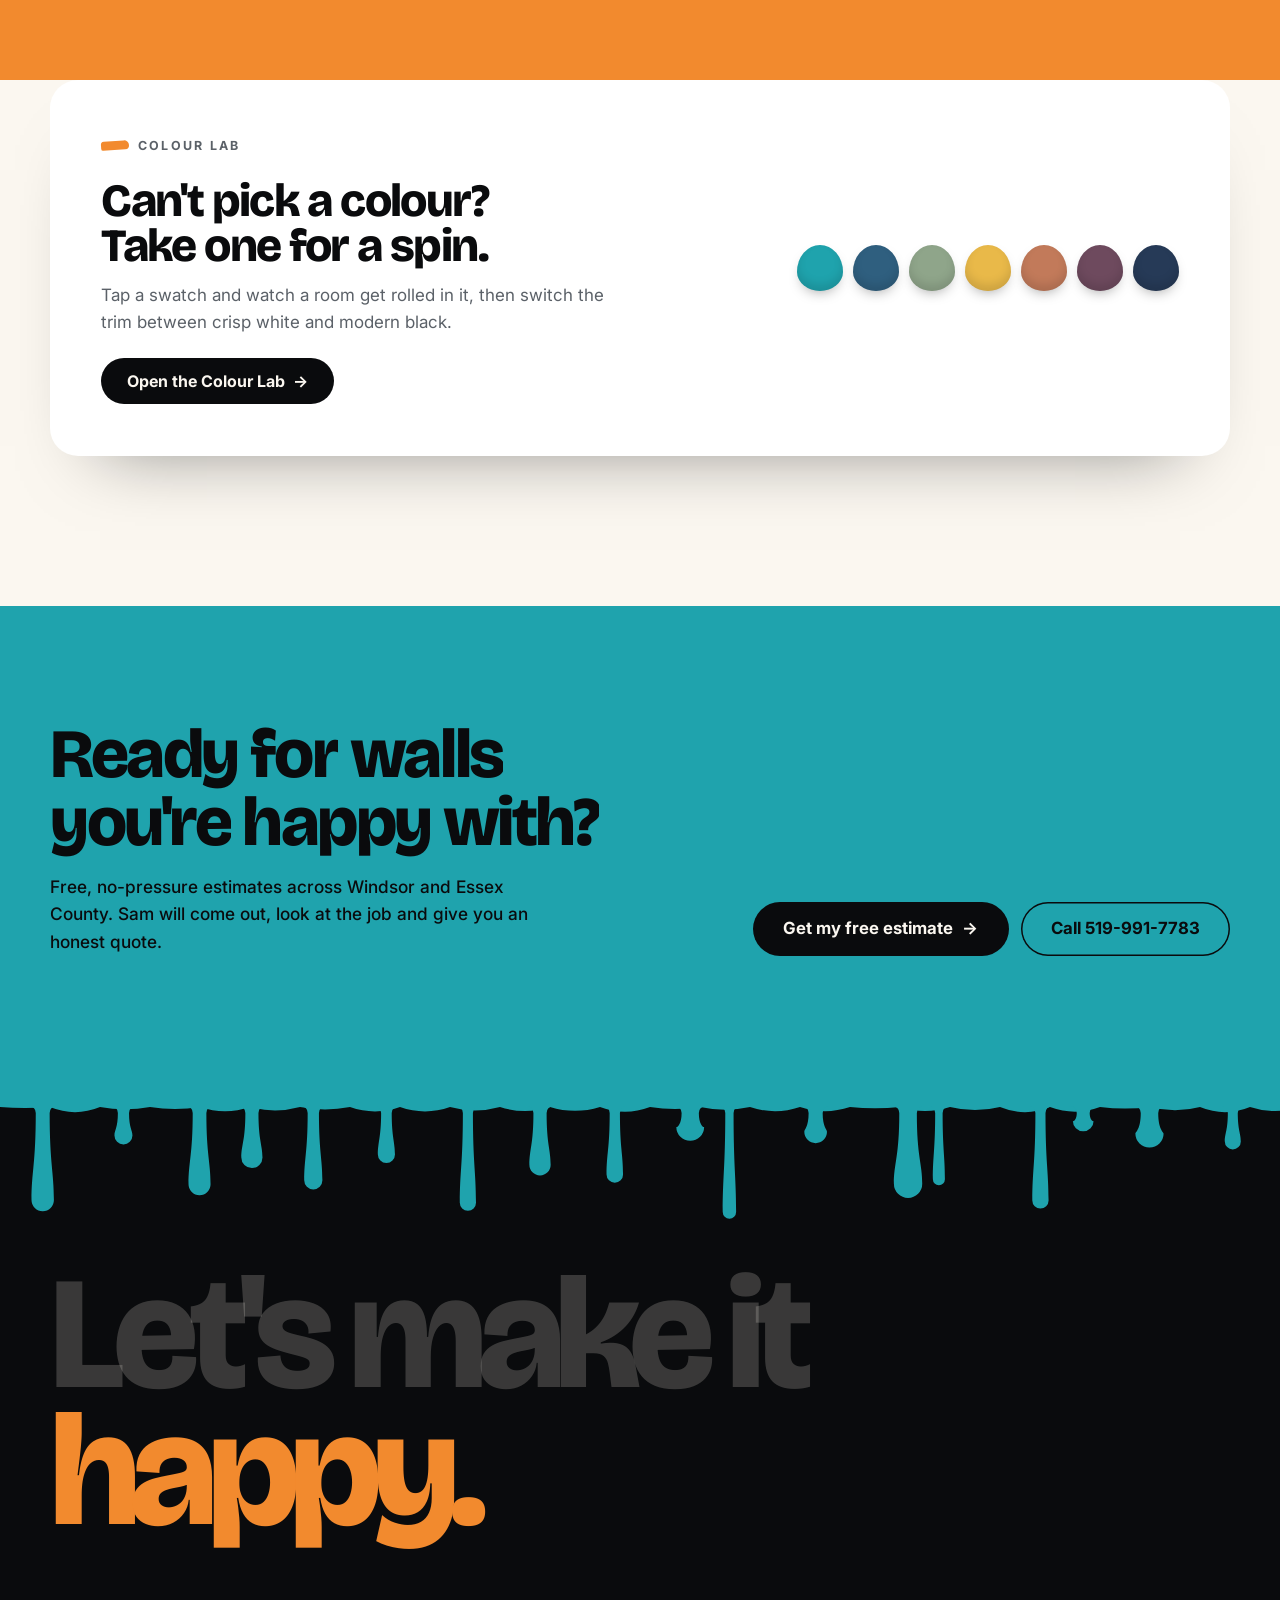
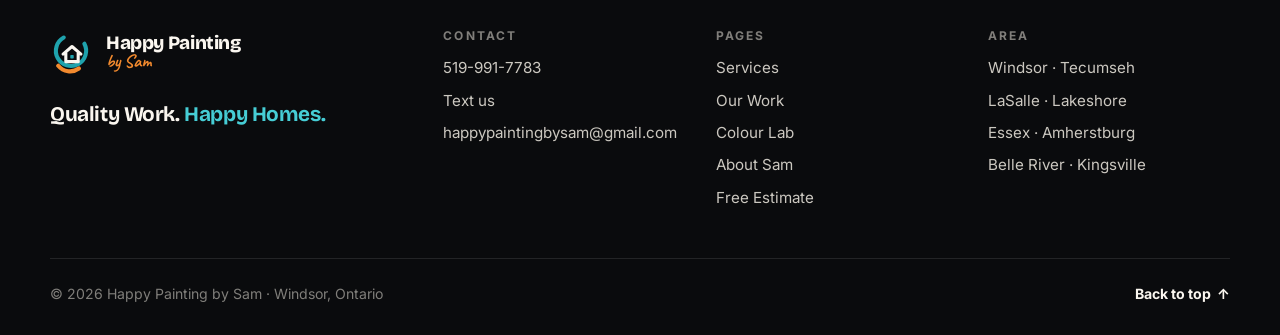
<file: happy-painting-by-sam/index.html>
<!DOCTYPE html>
<html lang="en-CA">
<head>
  <meta charset="UTF-8" />
  <meta name="viewport" content="width=device-width, initial-scale=1.0, viewport-fit=cover" />
  <title>Happy Painting by Sam | Windsor &amp; Essex County Painters</title>
  <meta name="description" content="Interior, exterior and commercial painting in Windsor and Essex County, Ontario. Sam runs every job personally: free estimates, sharp lines and a full clean-up. Call or text 519-991-7783." />
  <meta name="robots" content="noindex, nofollow" />
  <meta name="theme-color" content="#0a0b0d" />
  <meta property="og:title" content="Happy Painting by Sam | Windsor &amp; Essex County Painters" />
  <meta property="og:description" content="Interior, exterior and commercial painting in Windsor and Essex County, Ontario. Sam runs every job personally: free estimates, sharp lines and a full clean-up. Call or text 519-991-7783." />
  <meta property="og:type" content="website" />
  <meta property="og:image" content="img/open-plan-blue-walls.webp" />
  <link rel="icon" href="data:image/svg+xml,%3Csvg xmlns='http://www.w3.org/2000/svg' viewBox='0 0 64 64'%3E%3Crect width='64' height='64' rx='14' fill='%230a0b0d'/%3E%3Cpath d='M50 20a22 22 0 1 1-30-9' fill='none' stroke='%231fa3ad' stroke-width='6' stroke-linecap='round'/%3E%3Cpath d='M19 35l13-11 13 11M23 33v13h18V33' fill='none' stroke='%23fff' stroke-width='4.5' stroke-linecap='round' stroke-linejoin='round'/%3E%3Cpath d='M12 52a22 22 0 0 0 30 4' fill='none' stroke='%23f28a2e' stroke-width='6' stroke-linecap='round'/%3E%3C/svg%3E" />
  <link rel="preconnect" href="https://fonts.googleapis.com" />
  <link rel="preconnect" href="https://fonts.gstatic.com" crossorigin />
  <link rel="stylesheet" href="https://fonts.googleapis.com/css2?family=Bricolage+Grotesque:opsz,wght@12..96,400;12..96,600;12..96,700;12..96,800&family=Caveat:wght@600;700&family=Inter:wght@400;500;600;700&display=swap" />
  <link rel="stylesheet" href="style.css" />
  <script>document.documentElement.classList.add('js');</script>
  <script type="application/ld+json">
  {
    "@context": "https://schema.org",
    "@type": "HousePainter",
    "name": "Happy Painting by Sam",
    "slogan": "Quality Work. Happy Homes.",
    "telephone": "+1-519-991-7783",
    "email": "happypaintingbysam@gmail.com",
    "priceRange": "Free estimates",
    "address": { "@type": "PostalAddress", "addressLocality": "Windsor", "addressRegion": "ON", "addressCountry": "CA" },
    "areaServed": ["Windsor", "Tecumseh", "LaSalle", "Lakeshore", "Essex", "Amherstburg", "Belle River", "Kingsville"],
    "makesOffer": [
      { "@type": "Offer", "itemOffered": { "@type": "Service", "name": "Interior painting" } },
      { "@type": "Offer", "itemOffered": { "@type": "Service", "name": "Exterior painting" } },
      { "@type": "Offer", "itemOffered": { "@type": "Service", "name": "Commercial painting" } },
      { "@type": "Offer", "itemOffered": { "@type": "Service", "name": "Kitchen cabinet painting" } }
    ]
  }
  </script>
</head>
<body>

  <a class="skip" href="#main">Skip to content</a>

  <!-- ============ HEADER ============ -->
  <header class="header" id="top">
    <div class="wrap header-inner">
      <a href="index.html" class="logo" aria-label="Happy Painting by Sam, home">
        <svg class="logo-mark" viewBox="0 0 64 64" aria-hidden="true">
          <path d="M50 20a22 22 0 1 1-30-9" fill="none" stroke="var(--teal)" stroke-width="6" stroke-linecap="round" />
          <path d="M12 52a22 22 0 0 0 30 4" fill="none" stroke="var(--orange)" stroke-width="6" stroke-linecap="round" />
          <path d="M19 35l13-11 13 11M23 33v13h18V33" fill="none" stroke="currentColor" stroke-width="4.5" stroke-linecap="round" stroke-linejoin="round" />
          <rect x="29.5" y="36.5" width="5" height="5" rx="1" fill="var(--teal)" />
          <g transform="rotate(-38 14 14)"><rect x="11" y="0" width="6" height="13" rx="3" fill="var(--orange)" /><rect x="10" y="12.5" width="8" height="4" rx="1" fill="#c9d1d6" /><path d="M10 16.5h8v5c0 3-8 3-8 0z" fill="var(--teal)" /></g>
        </svg>
        <span class="logo-type"><b>Happy Painting</b><i>by Sam</i></span>
      </a>
      <nav class="nav" aria-label="Primary">
        <a href="services.html">Services</a>
        <a href="work.html">Our Work</a>
        <a href="colour-lab.html">Colour Lab</a>
        <a href="about.html">About</a>
      </nav>
      <div class="header-cta">
        <a class="btn btn--ghost btn--sm hide-sm" href="tel:+15199917783">
          <svg viewBox="0 0 24 24" aria-hidden="true"><path d="M6.6 10.8a15.1 15.1 0 0 0 6.6 6.6l2.2-2.2c.3-.3.7-.4 1-.2 1.1.4 2.3.6 3.6.6.6 0 1 .4 1 1V20c0 .6-.4 1-1 1A17 17 0 0 1 3 4c0-.6.4-1 1-1h3.5c.6 0 1 .4 1 1 0 1.2.2 2.4.6 3.6.1.3 0 .7-.2 1z"/></svg>
          519-991-7783
        </a>
        <a class="btn btn--orange btn--sm" href="contact.html">Free estimate</a>
        <button class="burger" aria-label="Open menu" aria-expanded="false" aria-controls="menu"><span></span><span></span></button>
      </div>
    </div>
  </header>

  <!-- MOBILE MENU -->
  <div class="menu" id="menu" aria-hidden="true">
    <nav class="menu-nav" aria-label="Mobile">
      <a href="index.html" aria-current="page"><span>01</span>Home</a>
      <a href="services.html"><span>02</span>Services</a>
      <a href="work.html"><span>03</span>Our Work</a>
      <a href="colour-lab.html"><span>04</span>Colour Lab</a>
      <a href="about.html"><span>05</span>About</a>
      <a href="contact.html"><span>06</span>Free Estimate</a>
    </nav>
    <div class="menu-foot">
      <a href="tel:+15199917783">519-991-7783</a>
      <a href="mailto:happypaintingbysam@gmail.com">happypaintingbysam@gmail.com</a>
    </div>
  </div>

  <main id="main">

    <!-- ============ HERO ============ -->
    <section class="hero" aria-labelledby="hero-title">
      <canvas class="hero-paint" aria-hidden="true"></canvas>
      <div class="hero-veil" aria-hidden="true"></div>

      <div class="wrap hero-grid">
        <div class="hero-copy">
          <p class="eyebrow eyebrow--light hero-eyebrow"><span class="pulse"></span>Windsor &amp; Essex County painters &middot; Free estimates</p>
          <h1 id="hero-title" class="hero-title">
            <span class="hl"><span class="hl-in">Quality work.</span></span>
            <span class="hl"><span class="hl-in"><em class="happy">Happy<svg class="swoosh" viewBox="0 0 300 30" preserveAspectRatio="none" aria-hidden="true"><path d="M4 22C70 6 170 4 296 14" /></svg></em> homes.</span></span>
          </h1>
          <p class="hero-sig" aria-hidden="true">painted by Sam</p>
          <p class="hero-lede">Interior, exterior and commercial painting across Windsor and Essex County. Sam runs every job personally: an honest quote, sharp lines, protected floors and a full clean-up before he leaves.</p>
          <div class="hero-ctas">
            <a class="btn btn--orange btn--lg" href="contact.html">Get my free estimate <span class="arr">&rarr;</span></a>
            <a class="btn btn--line btn--lg" href="tel:+15199917783">Call 519-991-7783</a>
          </div>
          <ul class="hero-ticks">
            <li>Free estimates</li>
            <li>Most rooms done in a day</li>
            <li>Full clean-up</li>
          </ul>
        </div>

        <div class="hero-art" aria-hidden="true">
          <figure class="pcard pcard--1">
            <img src="img/open-plan-blue-walls.webp" alt="" width="900" height="1200" />
            <figcaption>open-plan blue walls</figcaption>
          </figure>
          <figure class="pcard pcard--2">
            <img src="img/full-kitchen-repaint.webp" alt="" width="1200" height="900" />
            <figcaption>full kitchen repaint</figcaption>
          </figure>
          <figure class="pcard pcard--3">
            <img src="img/entry-hall-stairs.webp" alt="" width="1200" height="900" />
            <figcaption>entry hall &amp; stairs</figcaption>
          </figure>
          <div class="chip chip--float"><span class="chip-dot"></span>Sharp lines, guaranteed</div>
        </div>
      </div>

      <a class="badge" href="tel:+15199917783" aria-label="Call for a free estimate: 519-991-7783">
        <svg viewBox="0 0 200 200" class="badge-ring" aria-hidden="true">
          <defs><path id="circ" d="M100,100 m-78,0 a78,78 0 1,1 156,0 a78,78 0 1,1 -156,0" /></defs>
          <text><textPath href="#circ">FREE ESTIMATE ✦ CALL OR TEXT ✦ 519-991-7783 ✦ </textPath></text>
        </svg>
        <span class="badge-core"><svg viewBox="0 0 24 24" aria-hidden="true"><path d="M6.6 10.8a15.1 15.1 0 0 0 6.6 6.6l2.2-2.2c.3-.3.7-.4 1-.2 1.1.4 2.3.6 3.6.6.6 0 1 .4 1 1V20c0 .6-.4 1-1 1A17 17 0 0 1 3 4c0-.6.4-1 1-1h3.5c.6 0 1 .4 1 1 0 1.2.2 2.4.6 3.6.1.3 0 .7-.2 1z"/></svg></span>
      </a>

      <div class="scroll-cue" aria-hidden="true"><span>Scroll</span><i></i></div>
      <p class="hero-hint" aria-hidden="true">psst, move your mouse. It's wet paint.</p>
    </section>

    <!-- ============ MARQUEE ============ -->
    <section class="marquee" aria-label="Services">
      <div class="mq mq--orange" data-speed="1">
        <div class="mq-track">
          <span>Interior</span><b>✺</b><span>Exterior</span><b>✺</b><span>Commercial</span><b>✺</b><span>Kitchen cabinets</span><b>✺</b><span>Trim &amp; doors</span><b>✺</b><span>Stucco &amp; brick</span><b>✺</b><span>Decks &amp; fences</span><b>✺</b><span>Basements</span><b>✺</b><span>Accent walls</span><b>✺</b>
        </div>
      </div>
    </section>

    <!-- ============ SERVICES ============ -->
    <section class="services" id="services" aria-labelledby="svc-title">
      <div class="wrap">
        <div class="sec-head sec-head--light">
          <p class="eyebrow eyebrow--light reveal">Services</p>
          <h2 id="svc-title" class="reveal split">What we paint.</h2>
        </div>

        <div class="svc-panels">
          <article class="svc is-open" tabindex="0">
            <img src="img/open-plan-blue-walls.webp" alt="Open-plan living area freshly painted in a deep blue" loading="lazy" width="900" height="1200" />
            <div class="svc-shade"></div>
            <span class="svc-num">01</span>
            <h3 class="svc-title">Interior</h3>
            <div class="svc-body">
              <p>Walls, ceilings, trim, doors and full-room refreshes, with lines so crisp you'll want to show them off.</p>
              <ul><li>Living rooms &amp; bedrooms</li><li>Kitchens &amp; bathrooms</li><li>Trim, doors &amp; baseboards</li><li>Basements &amp; hallways</li><li>Accent &amp; feature walls</li></ul>
              <a href="services.html#interior" class="svc-link">More on interior painting &rarr;</a>
            </div>
          </article>
          <article class="svc" tabindex="0">
            <img src="img/kitchen-cabinet-refinish.webp" alt="Kitchen with freshly painted white shaker cabinets" loading="lazy" width="1200" height="900" />
            <div class="svc-shade"></div>
            <span class="svc-num">02</span>
            <h3 class="svc-title">Cabinets</h3>
            <div class="svc-body">
              <p>Tired kitchen cabinets and built-ins brought back with a clean, fresh finish.</p>
              <ul><li>Kitchen cabinet refinishing</li><li>Vanities &amp; built-ins</li><li>Millwork &amp; trim detail</li><li>Basement kitchenettes</li></ul>
              <a href="services.html#cabinets" class="svc-link">More on cabinet painting &rarr;</a>
            </div>
          </article>
          <article class="svc" tabindex="0">
            <img src="img/exterior-stucco-brick.webp" alt="Home exterior with painted stucco and stone in winter" loading="lazy" width="900" height="1200" />
            <div class="svc-shade"></div>
            <span class="svc-num">03</span>
            <h3 class="svc-title">Exterior</h3>
            <div class="svc-body">
              <p>Curb appeal that holds up to Essex County summers and winters.</p>
              <ul><li>Siding &amp; stucco</li><li>Brick painting &amp; staining</li><li>Trim, soffits &amp; doors</li><li>Decks, fences, porches &amp; garages</li></ul>
              <a href="services.html#exterior" class="svc-link">More on exterior painting &rarr;</a>
            </div>
          </article>
          <article class="svc" tabindex="0">
            <img src="img/hallway-doors-trim.webp" alt="Hallway with doors and trim freshly painted, floors protected" loading="lazy" width="900" height="1200" />
            <div class="svc-shade"></div>
            <span class="svc-num">04</span>
            <h3 class="svc-title">Commercial</h3>
            <div class="svc-body">
              <p>Offices, storefronts, rentals and listings, painted on schedule so your space gets back to business.</p>
              <ul><li>Offices &amp; retail spaces</li><li>Property management &amp; rentals</li><li>Real-estate refreshes</li><li>Cabinet &amp; millwork finishes</li></ul>
              <a href="services.html#commercial" class="svc-link">More on commercial painting &rarr;</a>
            </div>
          </article>
        </div>
      </div>
    </section>

    <!-- ============ PROCESS ============ -->
    <section class="process" id="process" aria-labelledby="proc-title">
      <div class="wrap">
        <div class="sec-head">
          <p class="eyebrow reveal">How it works</p>
          <h2 id="proc-title" class="reveal split">Three steps to a happier home.</h2>
        </div>
        <div class="proc">
          <svg class="proc-line proc-line--h" viewBox="0 0 1200 160" preserveAspectRatio="none" aria-hidden="true"><path d="M60 80C220 -10 340 170 600 80S980 -10 1140 80" /></svg>
          <svg class="proc-line proc-line--v" viewBox="0 0 40 1000" preserveAspectRatio="none" aria-hidden="true"><path d="M20 0C40 160 0 330 20 500S0 840 20 1000" /></svg>
          <ol class="proc-steps">
            <li class="step">
              <span class="blob"><svg viewBox="0 0 100 100" aria-hidden="true"><path d="M52 6c18 0 30 12 38 26s6 32-4 46-26 18-40 16S16 86 10 70 6 36 18 22 34 6 52 6z" /></svg><b>1</b></span>
              <h3>Reach out</h3>
              <p>Call, text or email. Tell Sam what you're thinking, whether it's one room or the whole house.</p>
              <a href="tel:+15199917783" class="step-link">519-991-7783</a>
            </li>
            <li class="step">
              <span class="blob"><svg viewBox="0 0 100 100" aria-hidden="true"><path d="M46 4c20-2 38 10 46 28s2 38-12 50-34 16-50 8S4 64 6 46 26 6 46 4z" /></svg><b>2</b></span>
              <h3>Free, honest quote</h3>
              <p>Sam comes out, looks at the job in person and gives you a straight quote, with no pressure.</p>
              <span class="step-link">No-cost visit</span>
            </li>
            <li class="step">
              <span class="blob"><svg viewBox="0 0 100 100" aria-hidden="true"><path d="M50 8c22-4 40 14 42 34s-8 40-28 48-40 2-50-14S4 40 14 26 30 12 50 8z" /></svg><b>3</b></span>
              <h3>Prep, paint, clean up</h3>
              <p>Floors and furniture covered, edges taped, every coat done right. Then a full clean-up before he leaves.</p>
              <span class="step-link">You come home happy</span>
            </li>
          </ol>
        </div>
      </div>
    </section>

    <!-- ============ WORK TEASER ============ -->
    <section class="teaser" aria-labelledby="teaser-title">
      <div class="wrap">
        <div class="sec-head sec-head--row">
          <div>
            <p class="eyebrow reveal">Recent work</p>
            <h2 id="teaser-title" class="reveal split">Fresh off the drop cloth.</h2>
          </div>
          <a class="btn btn--line-ink reveal" href="work.html">See all 16 projects <span class="arr">&rarr;</span></a>
        </div>
        <div class="teaser-grid">
          <a class="reveal" href="work.html"><img src="img/open-plan-blue-walls.webp" alt="Open-plan blue walls" loading="lazy" width="900" height="1200" /><span>Open-plan blue walls</span></a>
          <a class="reveal" href="work.html"><img src="img/kitchen-cabinet-refinish.webp" alt="Kitchen cabinet refinish" loading="lazy" width="1200" height="900" /><span>Kitchen cabinet refinish</span></a>
          <a class="reveal" href="work.html"><img src="img/exterior-stucco-brick.webp" alt="Exterior stucco &amp; brick" loading="lazy" width="900" height="1200" /><span>Exterior stucco &amp; brick</span></a>
          <a class="reveal" href="work.html"><img src="img/entry-hall-stairs.webp" alt="Entry hall &amp; stairs" loading="lazy" width="1200" height="900" /><span>Entry hall &amp; stairs</span></a>
          <a class="reveal" href="work.html"><img src="img/bedroom-accent-wall.webp" alt="Bedroom accent wall" loading="lazy" width="1200" height="900" /><span>Bedroom accent wall</span></a>
          <a class="reveal" href="work.html"><img src="img/warm-white-cabinets.webp" alt="Warm white cabinets" loading="lazy" width="1200" height="900" /><span>Warm white cabinets</span></a>
        </div>
      </div>
    </section>

    <!-- ============ QUOTE ============ -->
    <section class="quote" aria-label="What customers say">
      <div class="wrap">
        <p class="quote-mark" aria-hidden="true">&ldquo;</p>
        <blockquote class="quote-text">
          <p><span>Precision,</span> <span>cleanliness,</span> <span>and</span> <span>fast</span> <span>completion.</span></p>
        </blockquote>
        <div class="quote-foot">
          <span class="quote-who">From a Happy Painting customer</span>
          <a class="btn btn--ink btn--sm" href="https://www.google.com/search?q=Happy+Painting+by+Sam+Windsor+reviews" target="_blank" rel="noopener">Read Sam's Google reviews &nearr;</a>
        </div>
      </div>
    </section>

    <!-- ============ COLOUR LAB TEASER ============ -->
    <section class="lab-teaser" aria-labelledby="lt-title">
      <div class="wrap">
        <div class="lt-inner reveal">
          <div>
            <p class="eyebrow">Colour Lab</p>
            <h2 id="lt-title">Can't pick a colour? Take one for a spin.</h2>
            <p>Tap a swatch and watch a room get rolled in it, then switch the trim between crisp white and modern black.</p>
            <a class="btn btn--ink" href="colour-lab.html">Open the Colour Lab <span class="arr">&rarr;</span></a>
          </div>
          <div class="lt-swatches" aria-hidden="true"><span style="--c:#1fa3ad"></span><span style="--c:#2f5f7f"></span><span style="--c:#8fa58a"></span><span style="--c:#e9b949"></span><span style="--c:#c27a5a"></span><span style="--c:#6e4a5e"></span><span style="--c:#263a57"></span></div>
        </div>
      </div>
    </section>

    <!-- ============ CTA ============ -->
    <section class="cta-band" aria-label="Get a free estimate">
      <div class="wrap cta-inner">
        <div>
          <h2 class="reveal split">Ready for walls you're happy with?</h2>
          <p class="reveal">Free, no-pressure estimates across Windsor and Essex County. Sam will come out, look at the job and give you an honest quote.</p>
        </div>
        <div class="cta-actions reveal">
          <a class="btn btn--ink btn--lg" href="contact.html">Get my free estimate <span class="arr">&rarr;</span></a>
          <a class="btn btn--line-ink btn--lg" href="tel:+15199917783">Call 519-991-7783</a>
        </div>
      </div>
    </section>

  </main>

  <!-- ============ FOOTER ============ -->
  <footer class="footer">
    <svg class="drips drips--foot" preserveAspectRatio="none" aria-hidden="true"></svg>
    <div class="wrap">
      <a href="contact.html" class="foot-big">
        <span class="fb-line">Let's make it</span>
        <span class="fb-line fb-line--happy">happy.</span>
      </a>
      <div class="foot-grid">
        <div class="foot-brand">
          <a href="index.html" class="logo logo--foot" aria-label="Happy Painting by Sam, home">
            <svg class="logo-mark" viewBox="0 0 64 64" aria-hidden="true">
              <path d="M50 20a22 22 0 1 1-30-9" fill="none" stroke="var(--teal)" stroke-width="6" stroke-linecap="round" />
              <path d="M12 52a22 22 0 0 0 30 4" fill="none" stroke="var(--orange)" stroke-width="6" stroke-linecap="round" />
              <path d="M19 35l13-11 13 11M23 33v13h18V33" fill="none" stroke="currentColor" stroke-width="4.5" stroke-linecap="round" stroke-linejoin="round" />
              <rect x="29.5" y="36.5" width="5" height="5" rx="1" fill="var(--teal)" />
            </svg>
            <span class="logo-type"><b>Happy Painting</b><i>by Sam</i></span>
          </a>
          <p class="foot-tag">Quality Work. <em>Happy Homes.</em></p>
        </div>
        <div>
          <h4>Contact</h4>
          <ul><li><a href="tel:+15199917783">519-991-7783</a></li><li><a href="sms:+15199917783">Text us</a></li><li><a href="mailto:happypaintingbysam@gmail.com">happypaintingbysam@gmail.com</a></li></ul>
        </div>
        <div>
          <h4>Pages</h4>
          <ul><li><a href="services.html">Services</a></li><li><a href="work.html">Our Work</a></li><li><a href="colour-lab.html">Colour Lab</a></li><li><a href="about.html">About Sam</a></li><li><a href="contact.html">Free Estimate</a></li></ul>
        </div>
        <div>
          <h4>Area</h4>
          <ul><li>Windsor &middot; Tecumseh</li><li>LaSalle &middot; Lakeshore</li><li>Essex &middot; Amherstburg</li><li>Belle River &middot; Kingsville</li></ul>
        </div>
      </div>
      <div class="foot-bottom">
        <span>&copy; 2026 Happy Painting by Sam &middot; Windsor, Ontario</span>
        <a href="#top" class="to-top">Back to top <span aria-hidden="true">&uarr;</span></a>
      </div>
    </div>
  </footer>

  <!-- MOBILE ACTION BAR -->
  <div class="actionbar" aria-label="Quick contact">
    <a href="tel:+15199917783"><svg viewBox="0 0 24 24" aria-hidden="true"><path d="M6.6 10.8a15.1 15.1 0 0 0 6.6 6.6l2.2-2.2c.3-.3.7-.4 1-.2 1.1.4 2.3.6 3.6.6.6 0 1 .4 1 1V20c0 .6-.4 1-1 1A17 17 0 0 1 3 4c0-.6.4-1 1-1h3.5c.6 0 1 .4 1 1 0 1.2.2 2.4.6 3.6.1.3 0 .7-.2 1z"/></svg>Call</a>
    <a href="sms:+15199917783"><svg viewBox="0 0 24 24" aria-hidden="true"><path d="M4 4h16a2 2 0 0 1 2 2v10a2 2 0 0 1-2 2H8l-4 4V6a2 2 0 0 1 2-2z"/></svg>Text</a>
    <a href="contact.html" class="ab-main">Free estimate &rarr;</a>
  </div>

  <script src="script.js" defer></script>
</body>
</html>
</file>
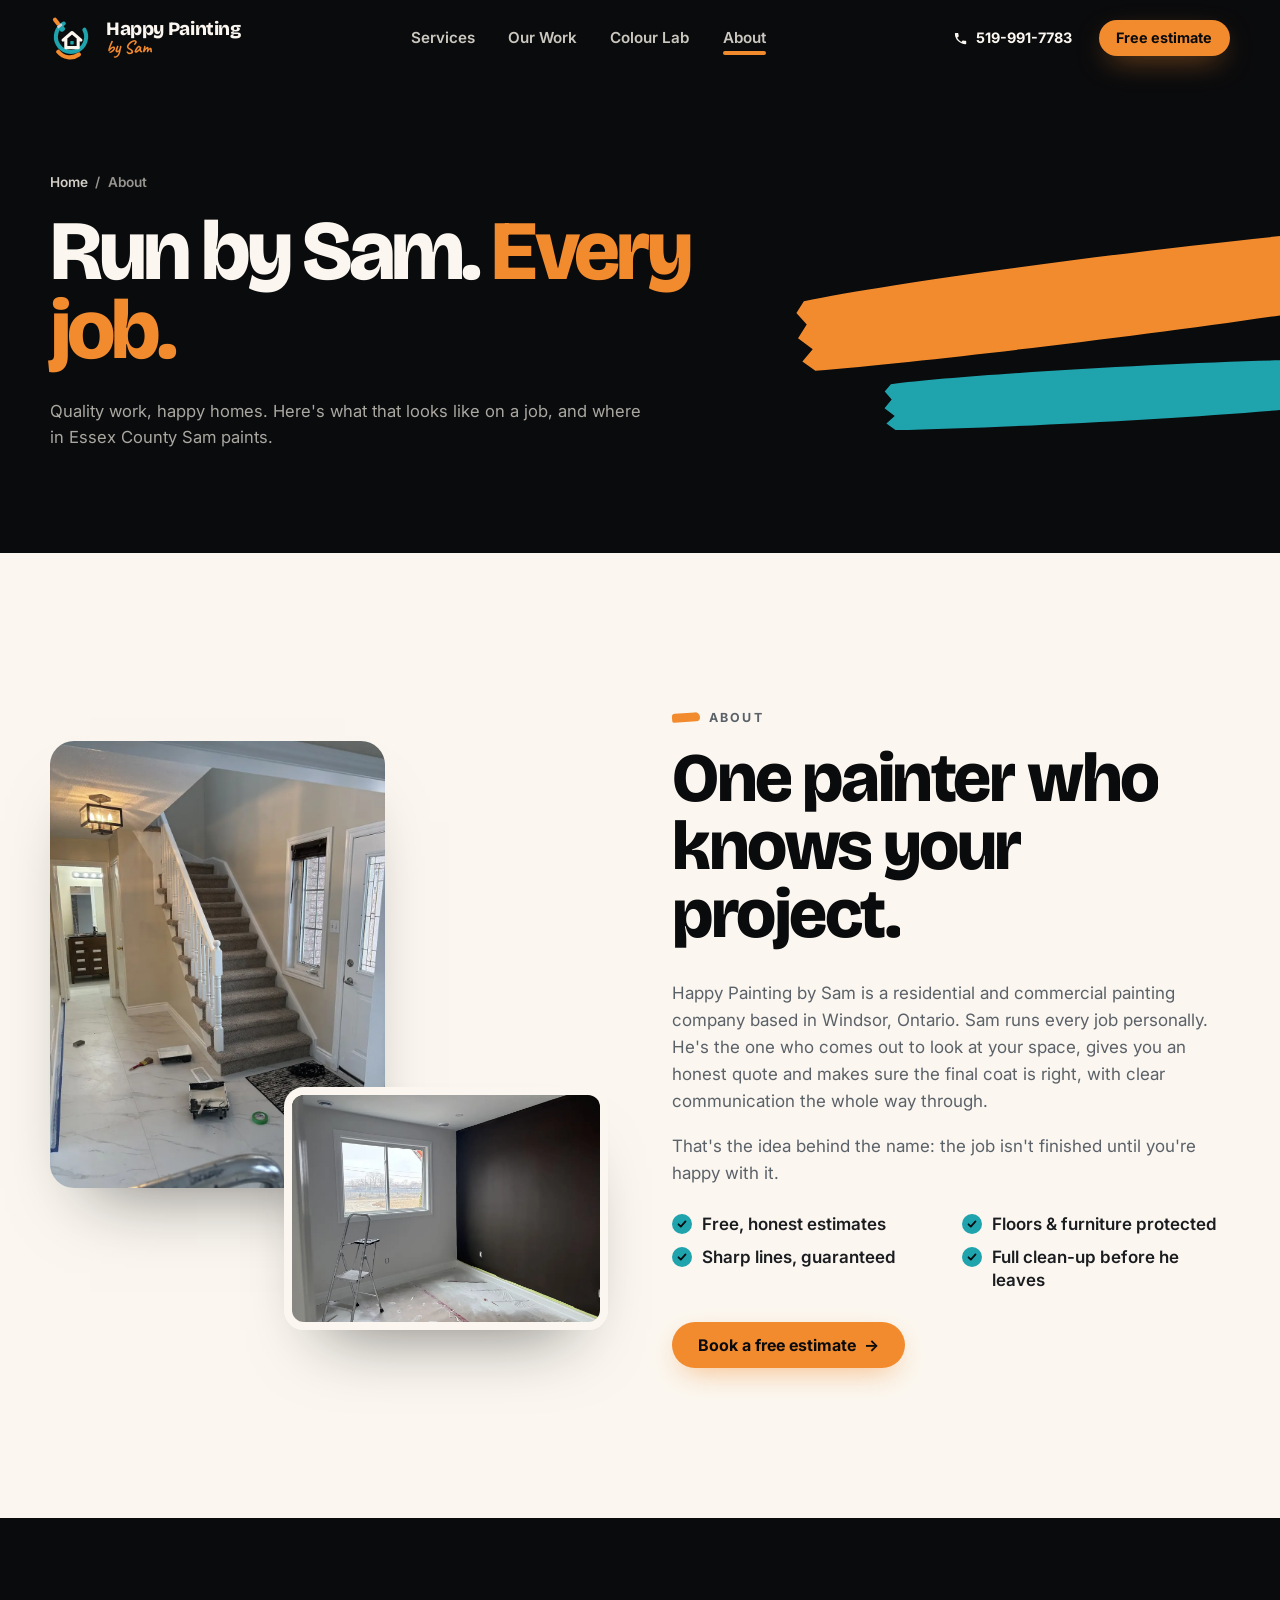
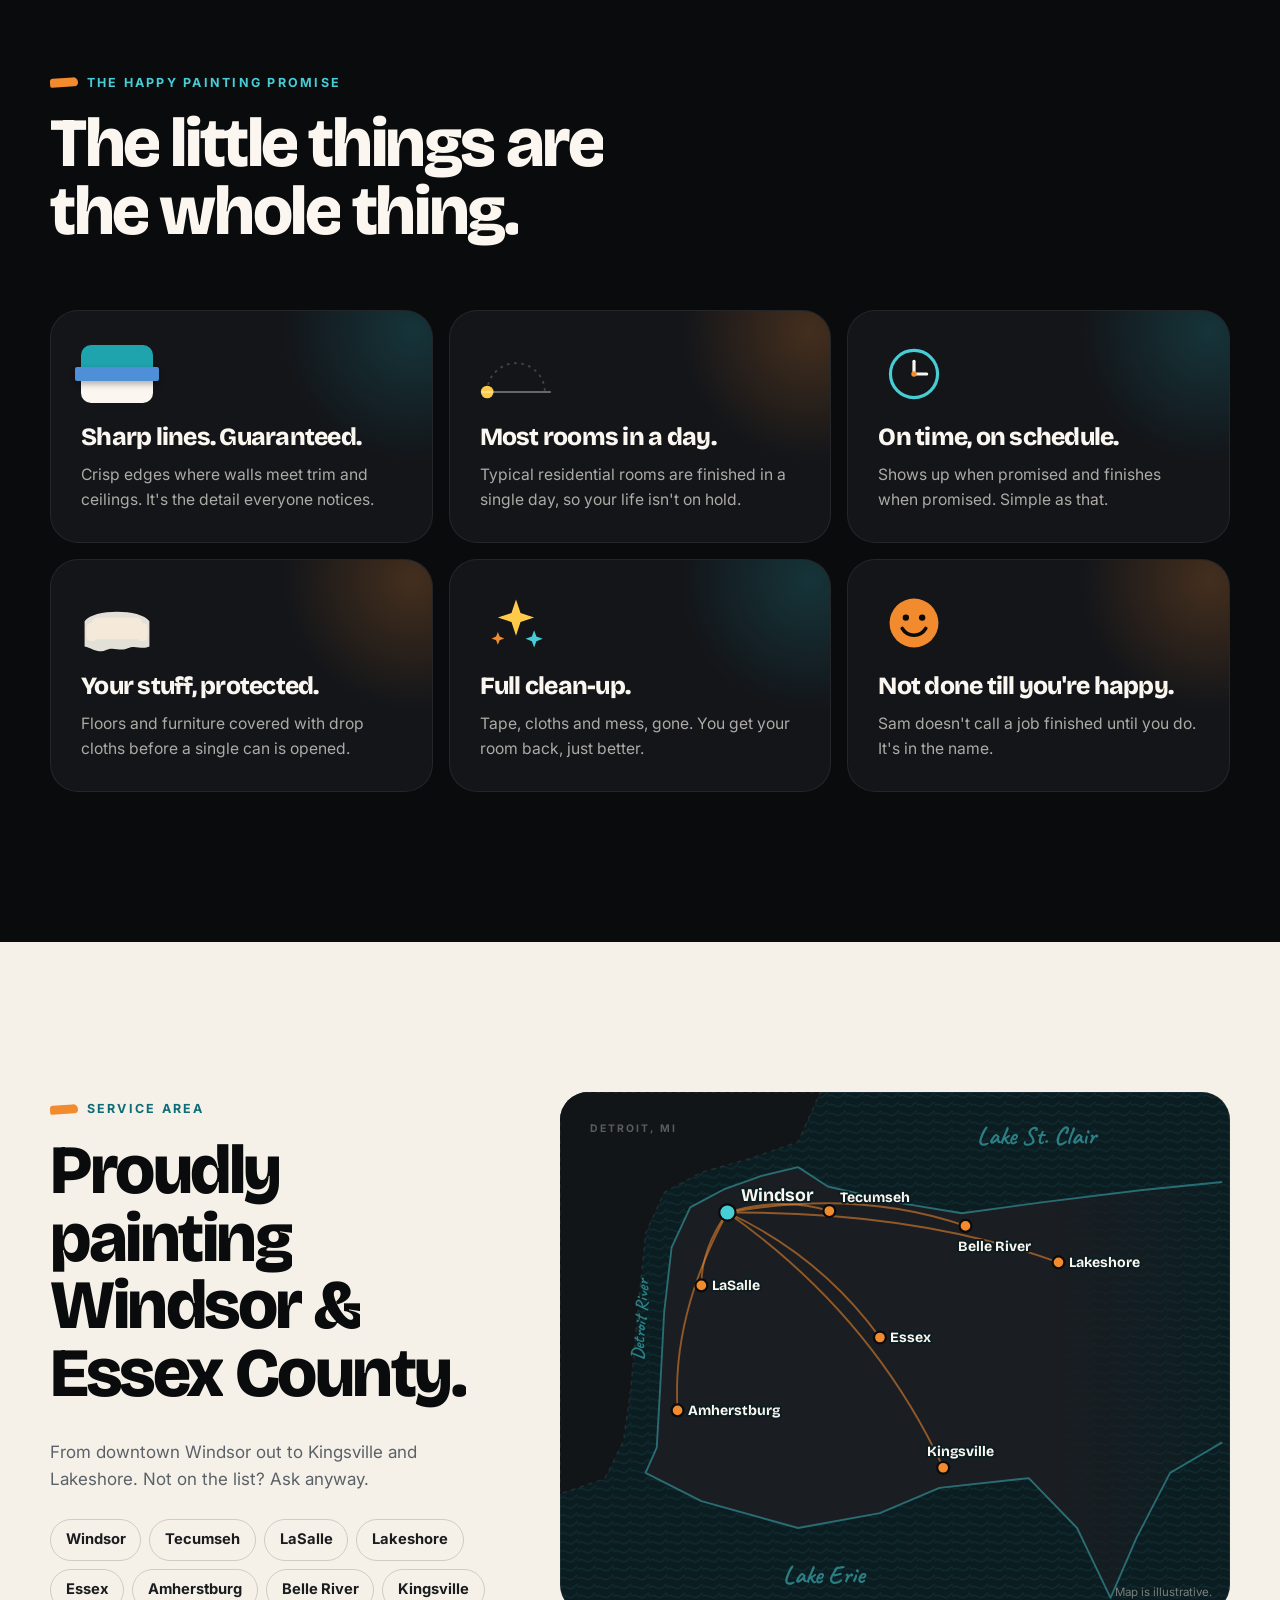
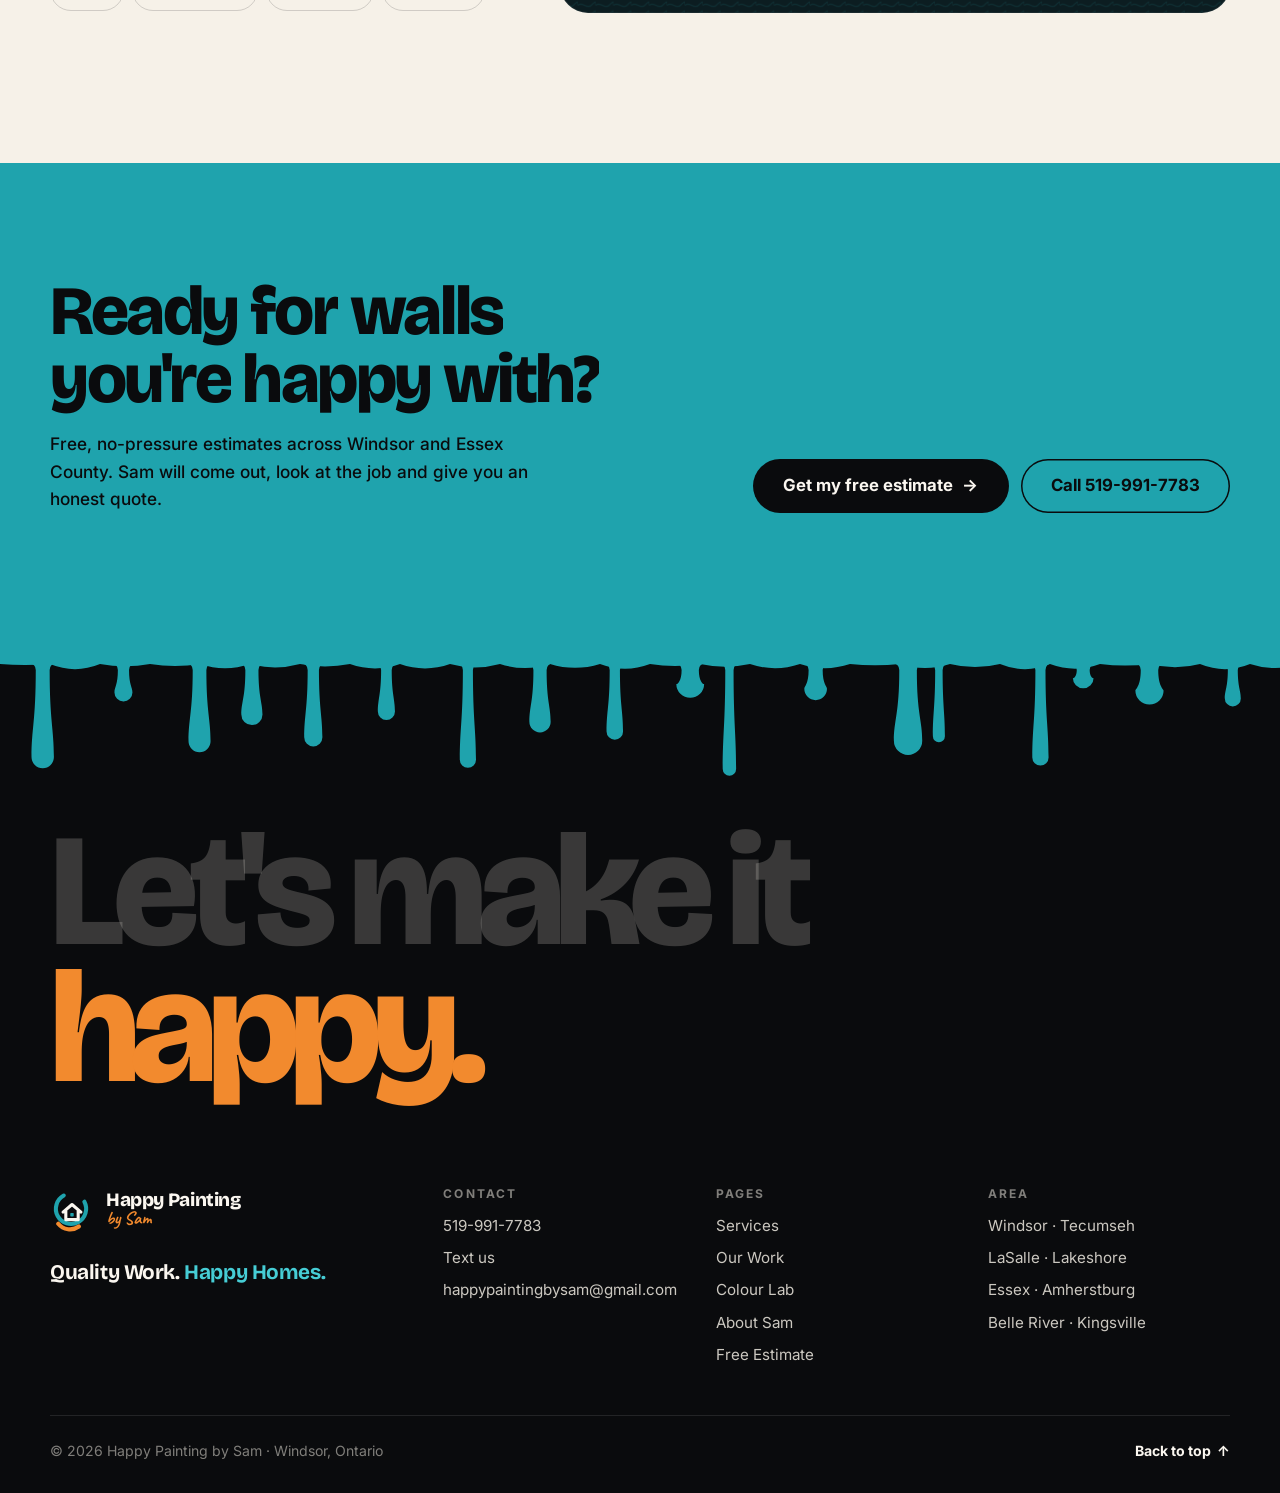
<file: happy-painting-by-sam/about.html>
<!DOCTYPE html>
<html lang="en-CA">
<head>
  <meta charset="UTF-8" />
  <meta name="viewport" content="width=device-width, initial-scale=1.0, viewport-fit=cover" />
  <title>About Sam | Happy Painting by Sam, Windsor</title>
  <meta name="description" content="Happy Painting by Sam is a Windsor, Ontario painting company. Sam runs every job personally, from free estimate to final coat." />
  <meta name="robots" content="noindex, nofollow" />
  <meta name="theme-color" content="#0a0b0d" />
  <meta property="og:title" content="About Sam | Happy Painting by Sam, Windsor" />
  <meta property="og:description" content="Happy Painting by Sam is a Windsor, Ontario painting company. Sam runs every job personally, from free estimate to final coat." />
  <meta property="og:type" content="website" />
  <meta property="og:image" content="img/open-plan-blue-walls.webp" />
  <link rel="icon" href="data:image/svg+xml,%3Csvg xmlns='http://www.w3.org/2000/svg' viewBox='0 0 64 64'%3E%3Crect width='64' height='64' rx='14' fill='%230a0b0d'/%3E%3Cpath d='M50 20a22 22 0 1 1-30-9' fill='none' stroke='%231fa3ad' stroke-width='6' stroke-linecap='round'/%3E%3Cpath d='M19 35l13-11 13 11M23 33v13h18V33' fill='none' stroke='%23fff' stroke-width='4.5' stroke-linecap='round' stroke-linejoin='round'/%3E%3Cpath d='M12 52a22 22 0 0 0 30 4' fill='none' stroke='%23f28a2e' stroke-width='6' stroke-linecap='round'/%3E%3C/svg%3E" />
  <link rel="preconnect" href="https://fonts.googleapis.com" />
  <link rel="preconnect" href="https://fonts.gstatic.com" crossorigin />
  <link rel="stylesheet" href="https://fonts.googleapis.com/css2?family=Bricolage+Grotesque:opsz,wght@12..96,400;12..96,600;12..96,700;12..96,800&family=Caveat:wght@600;700&family=Inter:wght@400;500;600;700&display=swap" />
  <link rel="stylesheet" href="style.css" />
  <script>document.documentElement.classList.add('js');</script>
</head>
<body>

  <a class="skip" href="#main">Skip to content</a>

  <!-- ============ HEADER ============ -->
  <header class="header" id="top">
    <div class="wrap header-inner">
      <a href="index.html" class="logo" aria-label="Happy Painting by Sam, home">
        <svg class="logo-mark" viewBox="0 0 64 64" aria-hidden="true">
          <path d="M50 20a22 22 0 1 1-30-9" fill="none" stroke="var(--teal)" stroke-width="6" stroke-linecap="round" />
          <path d="M12 52a22 22 0 0 0 30 4" fill="none" stroke="var(--orange)" stroke-width="6" stroke-linecap="round" />
          <path d="M19 35l13-11 13 11M23 33v13h18V33" fill="none" stroke="currentColor" stroke-width="4.5" stroke-linecap="round" stroke-linejoin="round" />
          <rect x="29.5" y="36.5" width="5" height="5" rx="1" fill="var(--teal)" />
          <g transform="rotate(-38 14 14)"><rect x="11" y="0" width="6" height="13" rx="3" fill="var(--orange)" /><rect x="10" y="12.5" width="8" height="4" rx="1" fill="#c9d1d6" /><path d="M10 16.5h8v5c0 3-8 3-8 0z" fill="var(--teal)" /></g>
        </svg>
        <span class="logo-type"><b>Happy Painting</b><i>by Sam</i></span>
      </a>
      <nav class="nav" aria-label="Primary">
        <a href="services.html">Services</a>
        <a href="work.html">Our Work</a>
        <a href="colour-lab.html">Colour Lab</a>
        <a href="about.html" class="is-active" aria-current="page">About</a>
      </nav>
      <div class="header-cta">
        <a class="btn btn--ghost btn--sm hide-sm" href="tel:+15199917783">
          <svg viewBox="0 0 24 24" aria-hidden="true"><path d="M6.6 10.8a15.1 15.1 0 0 0 6.6 6.6l2.2-2.2c.3-.3.7-.4 1-.2 1.1.4 2.3.6 3.6.6.6 0 1 .4 1 1V20c0 .6-.4 1-1 1A17 17 0 0 1 3 4c0-.6.4-1 1-1h3.5c.6 0 1 .4 1 1 0 1.2.2 2.4.6 3.6.1.3 0 .7-.2 1z"/></svg>
          519-991-7783
        </a>
        <a class="btn btn--orange btn--sm" href="contact.html">Free estimate</a>
        <button class="burger" aria-label="Open menu" aria-expanded="false" aria-controls="menu"><span></span><span></span></button>
      </div>
    </div>
  </header>

  <!-- MOBILE MENU -->
  <div class="menu" id="menu" aria-hidden="true">
    <nav class="menu-nav" aria-label="Mobile">
      <a href="index.html"><span>01</span>Home</a>
      <a href="services.html"><span>02</span>Services</a>
      <a href="work.html"><span>03</span>Our Work</a>
      <a href="colour-lab.html"><span>04</span>Colour Lab</a>
      <a href="about.html" aria-current="page"><span>05</span>About</a>
      <a href="contact.html"><span>06</span>Free Estimate</a>
    </nav>
    <div class="menu-foot">
      <a href="tel:+15199917783">519-991-7783</a>
      <a href="mailto:happypaintingbysam@gmail.com">happypaintingbysam@gmail.com</a>
    </div>
  </div>

  <main id="main">

    <!-- ============ PAGE HEADER ============ -->
    <section class="ph">
      <div class="ph-art" aria-hidden="true"><span class="ph-stroke ph-stroke--o"></span><span class="ph-stroke ph-stroke--t"></span></div>
      <div class="wrap">
        <nav class="crumbs" aria-label="Breadcrumb"><a href="index.html">Home</a><span aria-hidden="true">/</span><span aria-current="page">About</span></nav>
        <h1 class="ph-title">Run by Sam. <em>Every job.</em></h1>
        <p class="ph-lede">Quality work, happy homes. Here's what that looks like on a job, and where in Essex County Sam paints.</p>
      </div>
    </section>

    <!-- ============ ABOUT INTRO ============ -->
    <section class="about-intro" aria-labelledby="ai-title">
      <div class="wrap ai-grid">
        <div class="ai-media reveal">
          <img class="m1" src="img/stairwell-in-progress.webp" alt="Stairwell mid-job with floors protected" loading="lazy" width="900" height="1200" />
          <img class="m2" src="img/bedroom-accent-wall.webp" alt="Bedroom accent wall being painted, floor covered" loading="lazy" width="1200" height="900" />
        </div>
        <div class="ai-copy">
          <p class="eyebrow reveal">About</p>
          <h2 id="ai-title" class="reveal split">One painter who knows your project.</h2>
          <p class="reveal">Happy Painting by Sam is a residential and commercial painting company based in Windsor, Ontario. Sam runs every job personally. He's the one who comes out to look at your space, gives you an honest quote and makes sure the final coat is right, with clear communication the whole way through.</p>
          <p class="reveal">That's the idea behind the name: the job isn't finished until you're happy with it.</p>
          <ul class="ticks reveal"><li>Free, honest estimates</li><li>Floors &amp; furniture protected</li><li>Sharp lines, guaranteed</li><li>Full clean-up before he leaves</li></ul>
          <a class="btn btn--orange reveal" href="contact.html">Book a free estimate <span class="arr">&rarr;</span></a>
        </div>
      </div>
    </section>

    <!-- ============ PROMISE ============ -->
    <section class="promise" aria-labelledby="promise-title">
      <div class="wrap">
        <div class="sec-head sec-head--light">
          <p class="eyebrow eyebrow--light reveal">The Happy Painting promise</p>
          <h2 id="promise-title" class="reveal split">The little things are the whole thing.</h2>
        </div>
        <div class="tiles">
          <article class="tile reveal">
            <div class="ico ico-tape" aria-hidden="true"><span class="tape-wall"></span><span class="tape"></span></div>
            <h3>Sharp lines. Guaranteed.</h3>
            <p>Crisp edges where walls meet trim and ceilings. It's the detail everyone notices.</p>
          </article>
          <article class="tile reveal">
            <svg class="ico ico-sun" viewBox="0 0 80 64" aria-hidden="true"><path class="arc" d="M8 52a32 32 0 0 1 64 0" /><g class="sun"><circle r="7" /></g><path class="ground" d="M2 52h76" /></svg>
            <h3>Most rooms in a day.</h3>
            <p>Typical residential rooms are finished in a single day, so your life isn't on hold.</p>
          </article>
          <article class="tile reveal">
            <svg class="ico ico-clock" viewBox="0 0 64 64" aria-hidden="true"><circle cx="32" cy="32" r="26" /><path class="hand hand--h" d="M32 32V18" /><path class="hand hand--m" d="M32 32h14" /><circle cx="32" cy="32" r="3" class="pin" /></svg>
            <h3>On time, on schedule.</h3>
            <p>Shows up when promised and finishes when promised. Simple as that.</p>
          </article>
          <article class="tile reveal">
            <svg class="ico ico-cloth" viewBox="0 0 80 64" aria-hidden="true"><rect class="sofa" x="12" y="26" width="56" height="24" rx="6" /><rect class="sofa" x="6" y="32" width="12" height="20" rx="5" /><rect class="sofa" x="62" y="32" width="12" height="20" rx="5" /><path class="cloth" d="M4 58V30c10-14 62-14 72 0v28c-8 4-16-2-24 2s-16-2-24 2-16-2-24-4z" /></svg>
            <h3>Your stuff, protected.</h3>
            <p>Floors and furniture covered with drop cloths before a single can is opened.</p>
          </article>
          <article class="tile reveal">
            <svg class="ico ico-spark" viewBox="0 0 64 64" aria-hidden="true"><path class="sp sp1" d="M32 6l5 15 15 5-15 5-5 15-5-15-15-5 15-5z" /><path class="sp sp2" d="M52 40l2.5 7 7 2.5-7 2.5-2.5 7-2.5-7-7-2.5 7-2.5z" /><path class="sp sp3" d="M12 42l2 5 5 2-5 2-2 5-2-5-5-2 5-2z" /></svg>
            <h3>Full clean-up.</h3>
            <p>Tape, cloths and mess, gone. You get your room back, just better.</p>
          </article>
          <article class="tile reveal">
            <svg class="ico ico-smile" viewBox="0 0 64 64" aria-hidden="true"><circle class="face" cx="32" cy="32" r="27" /><g class="eyes"><circle cx="23" cy="26" r="3.5" /><circle cx="41" cy="26" r="3.5" /></g><path class="mouth" d="M19 38c6 10 20 10 26 0" /></svg>
            <h3>Not done till you're happy.</h3>
            <p>Sam doesn't call a job finished until you do. It's in the name.</p>
          </article>
        </div>
      </div>
    </section>

    <!-- ============ SERVICE AREA ============ -->
    <section class="area area--light" id="area" aria-labelledby="area-title">
      <div class="wrap area-grid">
        <div class="area-copy">
          <p class="eyebrow eyebrow--light reveal">Service area</p>
          <h2 id="area-title" class="reveal split">Proudly painting Windsor &amp; Essex County.</h2>
          <p class="reveal">From downtown Windsor out to Kingsville and Lakeshore. Not on the list? Ask anyway.</p>
          <ul class="towns reveal">
            <li data-town="Windsor">Windsor</li><li data-town="Tecumseh">Tecumseh</li><li data-town="LaSalle">LaSalle</li><li data-town="Lakeshore">Lakeshore</li>
            <li data-town="Essex">Essex</li><li data-town="Amherstburg">Amherstburg</li><li data-town="Belle River">Belle River</li><li data-town="Kingsville">Kingsville</li>
          </ul>
        </div>
        <div class="map-wrap reveal">
          <svg class="map" viewBox="0 0 900 700" role="img" aria-label="Map of Windsor and Essex County showing the eight communities served">
            <defs>
              <linearGradient id="landFade" x1="0" x2="1" y1="0" y2="0">
                <stop offset=".7" stop-color="#1a1d22" />
                <stop offset="1" stop-color="#1a1d22" stop-opacity="0" />
              </linearGradient>
              <pattern id="waves" width="24" height="12" patternUnits="userSpaceOnUse"><path d="M0 6c6-6 12 6 18 0s6-6 6 0" fill="none" stroke="#1fa3ad" stroke-opacity=".12" stroke-width="1.5" /></pattern>
            </defs>
            <rect width="900" height="700" fill="url(#waves)" />
            <path class="us" d="M0 0H350L320 67 260 88 190 108 140 135 115 190 105 290 95 400 85 470 60 520 0 540Z" />
            <path class="land" d="M320 101L270 113 220 131 175 155 150 209 140 296 135 391 130 478 115 512 190 550 320 586 430 566 510 532 630 519 695 586 740 680 775 599 820 512 890 471 890 121 780 132 650 148 540 163 450 148 360 127Z" fill="url(#landFade)" />
            <path class="coast" d="M320 101L270 113 220 131 175 155 150 209 140 296 135 391 130 478 115 512 190 550 320 586 430 566 510 532 630 519 695 586 740 680 775 599 820 512 890 471M890 121L780 132 650 148 540 163 450 148 360 127 320 101" />
            <text class="water" x="560" y="70">Lake St. Clair</text>
            <text class="water" x="300" y="660">Lake Erie</text>
            <text class="water water--sm" transform="translate(112 360) rotate(-86)">Detroit River</text>
            <text class="usa" x="40" y="54">Detroit, MI</text>
            <g class="routes">
              <path d="M225 162Q300 140 362 160" /><path d="M225 162Q190 210 190 260" /><path d="M225 162Q150 300 158 428" />
              <path d="M225 162Q350 220 430 330" /><path d="M225 162Q420 300 515 505" /><path d="M225 162Q400 130 545 180" /><path d="M225 162Q480 160 670 229" />
            </g>
            <g class="pins">
              <g class="pin pin--hq" data-town="Windsor" transform="translate(225 162)"><circle class="ring" r="22" /><circle r="11" /><text x="18" y="-16">Windsor</text></g>
              <g class="pin" data-town="Tecumseh" transform="translate(362 160)"><circle class="ring" r="16" /><circle r="8" /><text x="14" y="-12">Tecumseh</text></g>
              <g class="pin" data-town="LaSalle" transform="translate(190 260)"><circle class="ring" r="16" /><circle r="8" /><text x="14" y="6">LaSalle</text></g>
              <g class="pin" data-town="Amherstburg" transform="translate(158 428)"><circle class="ring" r="16" /><circle r="8" /><text x="14" y="6">Amherstburg</text></g>
              <g class="pin" data-town="Essex" transform="translate(430 330)"><circle class="ring" r="16" /><circle r="8" /><text x="14" y="6">Essex</text></g>
              <g class="pin" data-town="Kingsville" transform="translate(515 505)"><circle class="ring" r="16" /><circle r="8" /><text x="-22" y="-16">Kingsville</text></g>
              <g class="pin" data-town="Belle River" transform="translate(545 180)"><circle class="ring" r="16" /><circle r="8" /><text x="-10" y="34">Belle River</text></g>
              <g class="pin" data-town="Lakeshore" transform="translate(670 229)"><circle class="ring" r="16" /><circle r="8" /><text x="14" y="6">Lakeshore</text></g>
            </g>
          </svg>
          <p class="map-note">Map is illustrative.</p>
        </div>
      </div>
    </section>

    <!-- ============ CTA ============ -->
    <section class="cta-band" aria-label="Get a free estimate">
      <div class="wrap cta-inner">
        <div>
          <h2 class="reveal split">Ready for walls you're happy with?</h2>
          <p class="reveal">Free, no-pressure estimates across Windsor and Essex County. Sam will come out, look at the job and give you an honest quote.</p>
        </div>
        <div class="cta-actions reveal">
          <a class="btn btn--ink btn--lg" href="contact.html">Get my free estimate <span class="arr">&rarr;</span></a>
          <a class="btn btn--line-ink btn--lg" href="tel:+15199917783">Call 519-991-7783</a>
        </div>
      </div>
    </section>

  </main>

  <!-- ============ FOOTER ============ -->
  <footer class="footer">
    <svg class="drips drips--foot" preserveAspectRatio="none" aria-hidden="true"></svg>
    <div class="wrap">
      <a href="contact.html" class="foot-big">
        <span class="fb-line">Let's make it</span>
        <span class="fb-line fb-line--happy">happy.</span>
      </a>
      <div class="foot-grid">
        <div class="foot-brand">
          <a href="index.html" class="logo logo--foot" aria-label="Happy Painting by Sam, home">
            <svg class="logo-mark" viewBox="0 0 64 64" aria-hidden="true">
              <path d="M50 20a22 22 0 1 1-30-9" fill="none" stroke="var(--teal)" stroke-width="6" stroke-linecap="round" />
              <path d="M12 52a22 22 0 0 0 30 4" fill="none" stroke="var(--orange)" stroke-width="6" stroke-linecap="round" />
              <path d="M19 35l13-11 13 11M23 33v13h18V33" fill="none" stroke="currentColor" stroke-width="4.5" stroke-linecap="round" stroke-linejoin="round" />
              <rect x="29.5" y="36.5" width="5" height="5" rx="1" fill="var(--teal)" />
            </svg>
            <span class="logo-type"><b>Happy Painting</b><i>by Sam</i></span>
          </a>
          <p class="foot-tag">Quality Work. <em>Happy Homes.</em></p>
        </div>
        <div>
          <h4>Contact</h4>
          <ul><li><a href="tel:+15199917783">519-991-7783</a></li><li><a href="sms:+15199917783">Text us</a></li><li><a href="mailto:happypaintingbysam@gmail.com">happypaintingbysam@gmail.com</a></li></ul>
        </div>
        <div>
          <h4>Pages</h4>
          <ul><li><a href="services.html">Services</a></li><li><a href="work.html">Our Work</a></li><li><a href="colour-lab.html">Colour Lab</a></li><li><a href="about.html">About Sam</a></li><li><a href="contact.html">Free Estimate</a></li></ul>
        </div>
        <div>
          <h4>Area</h4>
          <ul><li>Windsor &middot; Tecumseh</li><li>LaSalle &middot; Lakeshore</li><li>Essex &middot; Amherstburg</li><li>Belle River &middot; Kingsville</li></ul>
        </div>
      </div>
      <div class="foot-bottom">
        <span>&copy; 2026 Happy Painting by Sam &middot; Windsor, Ontario</span>
        <a href="#top" class="to-top">Back to top <span aria-hidden="true">&uarr;</span></a>
      </div>
    </div>
  </footer>

  <!-- MOBILE ACTION BAR -->
  <div class="actionbar" aria-label="Quick contact">
    <a href="tel:+15199917783"><svg viewBox="0 0 24 24" aria-hidden="true"><path d="M6.6 10.8a15.1 15.1 0 0 0 6.6 6.6l2.2-2.2c.3-.3.7-.4 1-.2 1.1.4 2.3.6 3.6.6.6 0 1 .4 1 1V20c0 .6-.4 1-1 1A17 17 0 0 1 3 4c0-.6.4-1 1-1h3.5c.6 0 1 .4 1 1 0 1.2.2 2.4.6 3.6.1.3 0 .7-.2 1z"/></svg>Call</a>
    <a href="sms:+15199917783"><svg viewBox="0 0 24 24" aria-hidden="true"><path d="M4 4h16a2 2 0 0 1 2 2v10a2 2 0 0 1-2 2H8l-4 4V6a2 2 0 0 1 2-2z"/></svg>Text</a>
    <a href="contact.html" class="ab-main">Free estimate &rarr;</a>
  </div>

  <script src="script.js" defer></script>
</body>
</html>
</file>
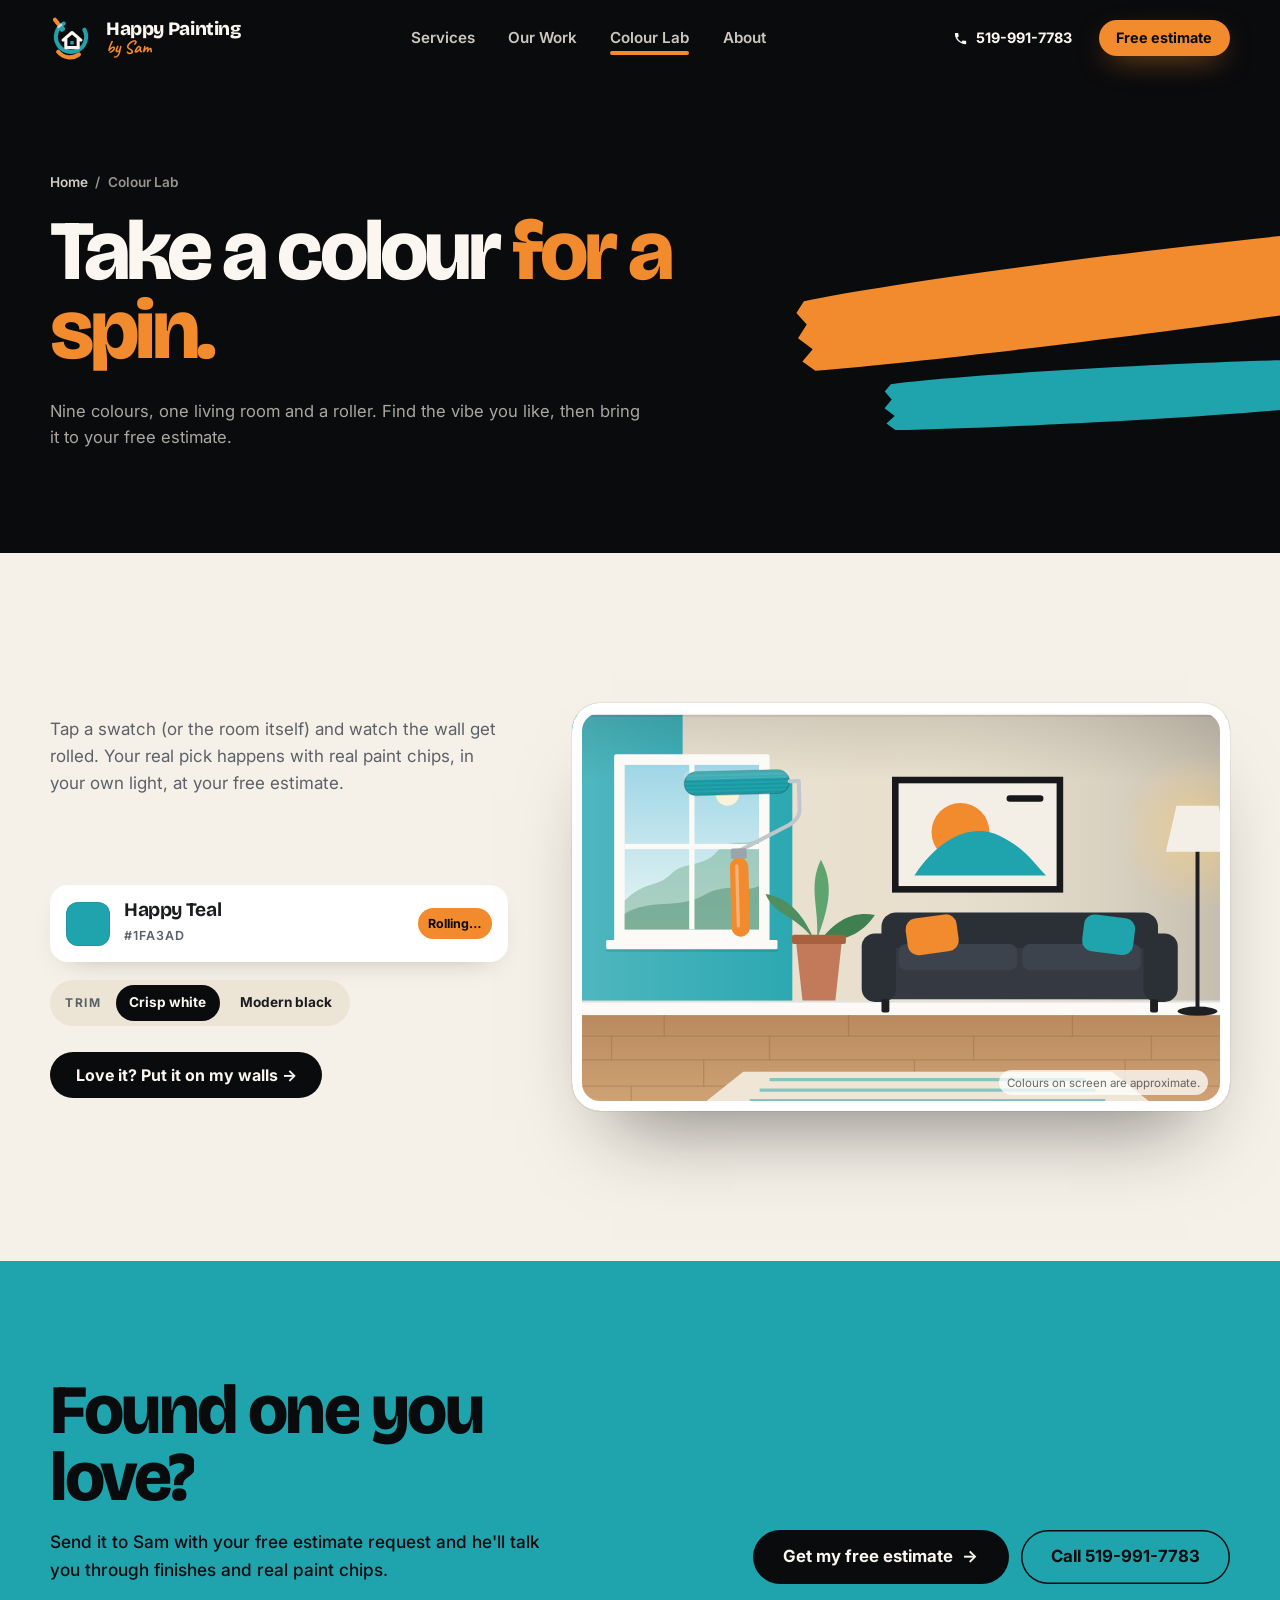
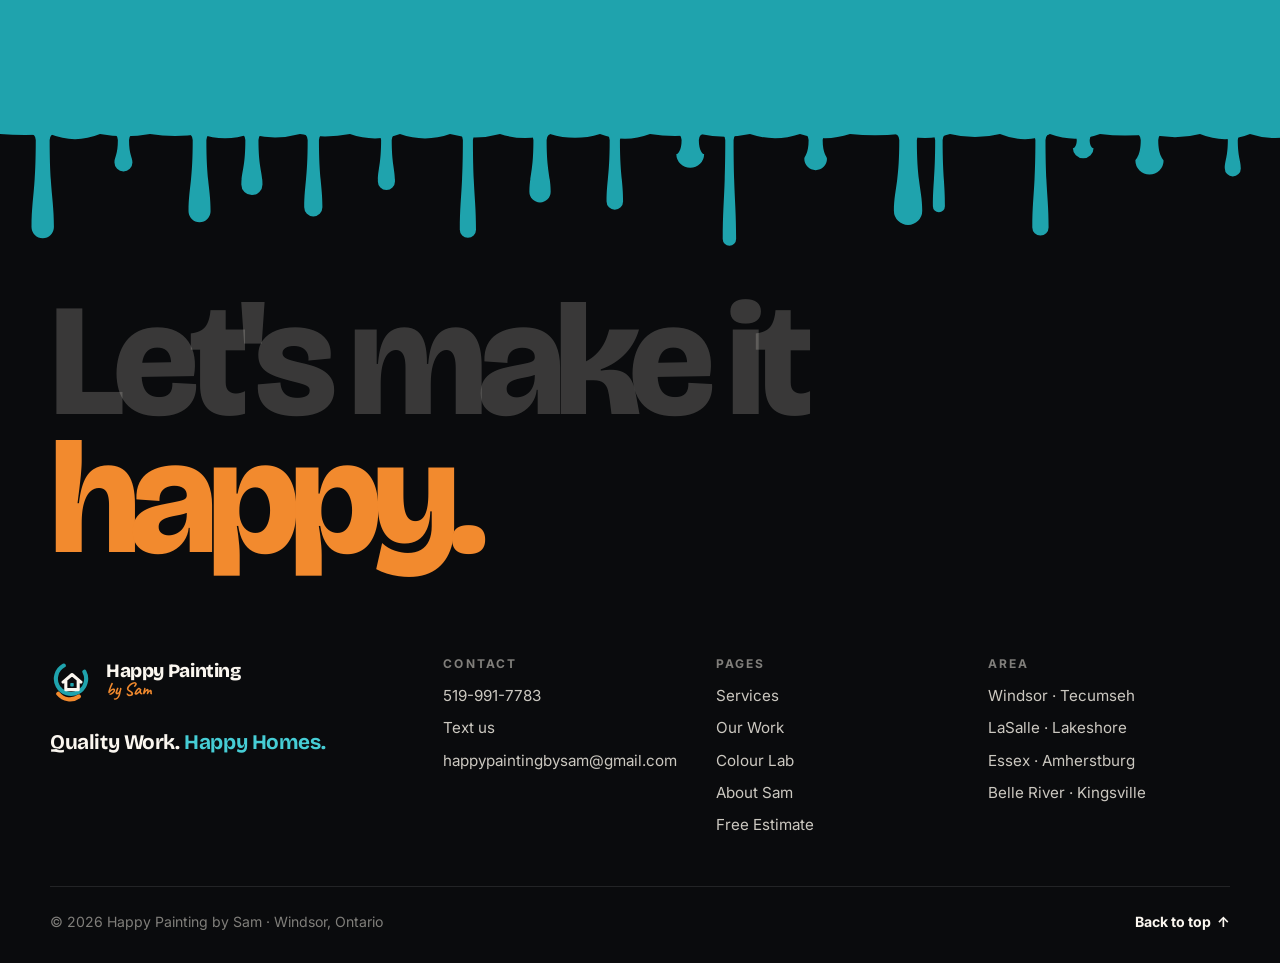
<file: happy-painting-by-sam/colour-lab.html>
<!DOCTYPE html>
<html lang="en-CA">
<head>
  <meta charset="UTF-8" />
  <meta name="viewport" content="width=device-width, initial-scale=1.0, viewport-fit=cover" />
  <title>Colour Lab | Happy Painting by Sam, Windsor</title>
  <meta name="description" content="Try wall colours on a living room before you paint. A Colour Lab from Happy Painting by Sam, painters in Windsor and Essex County." />
  <meta name="robots" content="noindex, nofollow" />
  <meta name="theme-color" content="#0a0b0d" />
  <meta property="og:title" content="Colour Lab | Happy Painting by Sam, Windsor" />
  <meta property="og:description" content="Try wall colours on a living room before you paint. A Colour Lab from Happy Painting by Sam, painters in Windsor and Essex County." />
  <meta property="og:type" content="website" />
  <meta property="og:image" content="img/open-plan-blue-walls.webp" />
  <link rel="icon" href="data:image/svg+xml,%3Csvg xmlns='http://www.w3.org/2000/svg' viewBox='0 0 64 64'%3E%3Crect width='64' height='64' rx='14' fill='%230a0b0d'/%3E%3Cpath d='M50 20a22 22 0 1 1-30-9' fill='none' stroke='%231fa3ad' stroke-width='6' stroke-linecap='round'/%3E%3Cpath d='M19 35l13-11 13 11M23 33v13h18V33' fill='none' stroke='%23fff' stroke-width='4.5' stroke-linecap='round' stroke-linejoin='round'/%3E%3Cpath d='M12 52a22 22 0 0 0 30 4' fill='none' stroke='%23f28a2e' stroke-width='6' stroke-linecap='round'/%3E%3C/svg%3E" />
  <link rel="preconnect" href="https://fonts.googleapis.com" />
  <link rel="preconnect" href="https://fonts.gstatic.com" crossorigin />
  <link rel="stylesheet" href="https://fonts.googleapis.com/css2?family=Bricolage+Grotesque:opsz,wght@12..96,400;12..96,600;12..96,700;12..96,800&family=Caveat:wght@600;700&family=Inter:wght@400;500;600;700&display=swap" />
  <link rel="stylesheet" href="style.css" />
  <script>document.documentElement.classList.add('js');</script>
</head>
<body>

  <a class="skip" href="#main">Skip to content</a>

  <!-- ============ HEADER ============ -->
  <header class="header" id="top">
    <div class="wrap header-inner">
      <a href="index.html" class="logo" aria-label="Happy Painting by Sam, home">
        <svg class="logo-mark" viewBox="0 0 64 64" aria-hidden="true">
          <path d="M50 20a22 22 0 1 1-30-9" fill="none" stroke="var(--teal)" stroke-width="6" stroke-linecap="round" />
          <path d="M12 52a22 22 0 0 0 30 4" fill="none" stroke="var(--orange)" stroke-width="6" stroke-linecap="round" />
          <path d="M19 35l13-11 13 11M23 33v13h18V33" fill="none" stroke="currentColor" stroke-width="4.5" stroke-linecap="round" stroke-linejoin="round" />
          <rect x="29.5" y="36.5" width="5" height="5" rx="1" fill="var(--teal)" />
          <g transform="rotate(-38 14 14)"><rect x="11" y="0" width="6" height="13" rx="3" fill="var(--orange)" /><rect x="10" y="12.5" width="8" height="4" rx="1" fill="#c9d1d6" /><path d="M10 16.5h8v5c0 3-8 3-8 0z" fill="var(--teal)" /></g>
        </svg>
        <span class="logo-type"><b>Happy Painting</b><i>by Sam</i></span>
      </a>
      <nav class="nav" aria-label="Primary">
        <a href="services.html">Services</a>
        <a href="work.html">Our Work</a>
        <a href="colour-lab.html" class="is-active" aria-current="page">Colour Lab</a>
        <a href="about.html">About</a>
      </nav>
      <div class="header-cta">
        <a class="btn btn--ghost btn--sm hide-sm" href="tel:+15199917783">
          <svg viewBox="0 0 24 24" aria-hidden="true"><path d="M6.6 10.8a15.1 15.1 0 0 0 6.6 6.6l2.2-2.2c.3-.3.7-.4 1-.2 1.1.4 2.3.6 3.6.6.6 0 1 .4 1 1V20c0 .6-.4 1-1 1A17 17 0 0 1 3 4c0-.6.4-1 1-1h3.5c.6 0 1 .4 1 1 0 1.2.2 2.4.6 3.6.1.3 0 .7-.2 1z"/></svg>
          519-991-7783
        </a>
        <a class="btn btn--orange btn--sm" href="contact.html">Free estimate</a>
        <button class="burger" aria-label="Open menu" aria-expanded="false" aria-controls="menu"><span></span><span></span></button>
      </div>
    </div>
  </header>

  <!-- MOBILE MENU -->
  <div class="menu" id="menu" aria-hidden="true">
    <nav class="menu-nav" aria-label="Mobile">
      <a href="index.html"><span>01</span>Home</a>
      <a href="services.html"><span>02</span>Services</a>
      <a href="work.html"><span>03</span>Our Work</a>
      <a href="colour-lab.html" aria-current="page"><span>04</span>Colour Lab</a>
      <a href="about.html"><span>05</span>About</a>
      <a href="contact.html"><span>06</span>Free Estimate</a>
    </nav>
    <div class="menu-foot">
      <a href="tel:+15199917783">519-991-7783</a>
      <a href="mailto:happypaintingbysam@gmail.com">happypaintingbysam@gmail.com</a>
    </div>
  </div>

  <main id="main">

    <!-- ============ PAGE HEADER ============ -->
    <section class="ph">
      <div class="ph-art" aria-hidden="true"><span class="ph-stroke ph-stroke--o"></span><span class="ph-stroke ph-stroke--t"></span></div>
      <div class="wrap">
        <nav class="crumbs" aria-label="Breadcrumb"><a href="index.html">Home</a><span aria-hidden="true">/</span><span aria-current="page">Colour Lab</span></nav>
        <h1 class="ph-title">Take a colour <em>for a spin.</em></h1>
        <p class="ph-lede">Nine colours, one living room and a roller. Find the vibe you like, then bring it to your free estimate.</p>
      </div>
    </section>

    <!-- ============ COLOUR LAB ============ -->
    <section class="lab" id="colour-lab" aria-label="Colour Lab">
      <div class="wrap lab-grid">
        <div class="lab-copy">
          <p class="reveal">Tap a swatch (or the room itself) and watch the wall get rolled. Your real pick happens with real paint chips, in your own light, at your free estimate.</p>

          <div class="swatches reveal" role="radiogroup" aria-label="Wall colour">
            <button class="sw" role="radio" aria-checked="false" style="--c:#1fa3ad" data-name="Happy Teal">&nbsp;</button>
            <button class="sw" role="radio" aria-checked="false" style="--c:#2f5f7f" data-name="Detroit River Blue">&nbsp;</button>
            <button class="sw" role="radio" aria-checked="false" style="--c:#8fa58a" data-name="Ojibway Sage">&nbsp;</button>
            <button class="sw" role="radio" aria-checked="false" style="--c:#e9b949" data-name="Tecumseh Corn">&nbsp;</button>
            <button class="sw" role="radio" aria-checked="false" style="--c:#c27a5a" data-name="Kingsville Clay">&nbsp;</button>
            <button class="sw" role="radio" aria-checked="false" style="--c:#6e4a5e" data-name="Walkerville Plum">&nbsp;</button>
            <button class="sw" role="radio" aria-checked="false" style="--c:#263a57" data-name="Belle River Navy">&nbsp;</button>
            <button class="sw" role="radio" aria-checked="true" style="--c:#e8dfcd" data-name="Lakeshore Linen">&nbsp;</button>
            <button class="sw" role="radio" aria-checked="false" style="--c:#34373c" data-name="Sam's Charcoal">&nbsp;</button>
          </div>

          <div class="lab-readout reveal" aria-live="polite">
            <span class="lab-chip" style="--c:#e8dfcd"></span>
            <div><b class="lab-name">Lakeshore Linen</b><small class="lab-hex">#E8DFCD</small></div>
            <span class="lab-status">Pick a colour</span>
          </div>

          <div class="trim-toggle reveal" role="group" aria-label="Trim colour">
            <span>Trim</span>
            <button class="tt is-on" data-trim="#fbfaf6" aria-pressed="true">Crisp white</button>
            <button class="tt" data-trim="#1d1f23" aria-pressed="false">Modern black</button>
          </div>

          <a class="btn btn--ink lab-cta reveal" href="contact.html?type=Interior">Love it? Put it on my walls &rarr;</a>
        </div>

        <div class="lab-stage reveal">
          <svg class="room" viewBox="0 0 1000 620" role="img" aria-label="Illustrated living room. The wall colour changes when you pick a swatch.">
            <defs>
              <clipPath id="rollClip">
                <rect class="rc" x="0" y="0" width="168" height="0" />
                <rect class="rc" x="167" y="0" width="168" height="0" />
                <rect class="rc" x="334" y="0" width="168" height="0" />
                <rect class="rc" x="501" y="0" width="168" height="0" />
                <rect class="rc" x="668" y="0" width="168" height="0" />
                <rect class="rc" x="835" y="0" width="168" height="0" />
              </clipPath>
              <linearGradient id="wallLight" x1="0" y1="0" x2="1" y2="0">
                <stop offset="0" stop-color="#fff" stop-opacity=".22" />
                <stop offset=".45" stop-color="#fff" stop-opacity="0" />
                <stop offset="1" stop-color="#000" stop-opacity=".16" />
              </linearGradient>
              <linearGradient id="wallTop" x1="0" y1="0" x2="0" y2="1">
                <stop offset="0" stop-color="#000" stop-opacity=".12" />
                <stop offset=".25" stop-color="#000" stop-opacity="0" />
              </linearGradient>
              <linearGradient id="sky" x1="0" y1="0" x2="0" y2="1">
                <stop offset="0" stop-color="#9fd6e6" />
                <stop offset="1" stop-color="#e9f6f4" />
              </linearGradient>
              <linearGradient id="floor" x1="0" y1="0" x2="0" y2="1">
                <stop offset="0" stop-color="#b98a5e" />
                <stop offset="1" stop-color="#d1a577" />
              </linearGradient>
              <radialGradient id="lampGlow" cx=".5" cy=".5" r=".5">
                <stop offset="0" stop-color="#ffd27a" stop-opacity=".55" />
                <stop offset="1" stop-color="#ffd27a" stop-opacity="0" />
              </radialGradient>
              <pattern id="nap" width="14" height="6" patternUnits="userSpaceOnUse"><rect width="14" height="6" fill="var(--roll)" /><path d="M0 3h14" stroke="#000" stroke-opacity=".12" stroke-width="2" /></pattern>
            </defs>

            <!-- wall -->
            <rect id="wallBase" x="0" y="0" width="1000" height="470" fill="#e8dfcd" />
            <rect id="wallNew" x="0" y="0" width="1000" height="470" fill="#e8dfcd" clip-path="url(#rollClip)" />
            <rect x="0" y="0" width="1000" height="470" fill="url(#wallLight)" />
            <rect x="0" y="0" width="1000" height="470" fill="url(#wallTop)" />

            <!-- crown -->
            <rect class="t" x="0" y="0" width="1000" height="18" />
            <rect x="0" y="18" width="1000" height="3" fill="#000" opacity=".08" />

            <!-- window -->
            <g class="win">
              <rect class="t" x="64" y="78" width="236" height="286" rx="3" />
              <rect x="80" y="94" width="204" height="250" fill="url(#sky)" />
              <path d="M80 300c30-30 50-20 70-40s50-10 70-34 40-6 64-20v138H80z" fill="#7fb59b" opacity=".55" />
              <path d="M80 320c40-24 80-6 120-28s60-2 84-14v66H80z" fill="#5e9a7f" opacity=".6" />
              <circle cx="236" cy="138" r="18" fill="#fff6d6" opacity=".9" />
              <rect class="t" x="178" y="94" width="8" height="250" />
              <rect class="t" x="80" y="214" width="204" height="8" />
              <rect class="t" x="52" y="360" width="260" height="14" rx="2" />
              <rect x="52" y="374" width="260" height="4" fill="#000" opacity=".1" />
            </g>

            <!-- art -->
            <g class="art-svg">
              <rect x="486" y="112" width="260" height="176" fill="#16181c" />
              <rect x="496" y="122" width="240" height="156" fill="#f4efe6" />
              <circle cx="590" cy="196" r="44" fill="#f28a2e" />
              <path d="M520 262c40-60 90-80 130-60s50 40 70 60z" fill="#1fa3ad" />
              <rect x="660" y="140" width="56" height="10" rx="5" fill="#16181c" />
            </g>

            <!-- outlet -->
            <rect class="t" x="358" y="412" width="18" height="28" rx="2" />
            <circle cx="367" cy="421" r="2" fill="#999" /><circle cx="367" cy="431" r="2" fill="#999" />

            <!-- baseboard + floor -->
            <rect class="t" x="0" y="452" width="1000" height="22" />
            <rect x="0" y="452" width="1000" height="3" fill="#000" opacity=".1" />
            <rect x="0" y="474" width="1000" height="146" fill="url(#floor)" />
            <g stroke="#8a6440" stroke-opacity=".35" stroke-width="2">
              <path d="M0 506h1000M0 542h1000M0 582h1000" />
              <path d="M140 474v32M420 474v32M760 474v32M60 506v36M300 506v36M610 506v36M880 506v36M200 542v40M520 542v40M840 542v40M90 582v38M400 582v38M700 582v38" />
            </g>

            <!-- roller (animated) -->
            <g id="labRoller" opacity="0">
              <rect x="-80" y="-18" width="160" height="36" rx="18" fill="url(#nap)" />
              <rect x="-80" y="-18" width="160" height="36" rx="18" fill="none" stroke="#000" stroke-opacity=".18" stroke-width="2" />
              <rect x="-80" y="-18" width="160" height="12" rx="6" fill="#fff" opacity=".18" />
              <path d="M80 0h14v44c0 10-6 16-16 22L0 104" fill="none" stroke="#bfc7cc" stroke-width="6" stroke-linecap="round" stroke-linejoin="round" />
              <rect x="-12" y="100" width="24" height="16" rx="3" fill="#9aa4aa" />
              <rect x="-14" y="114" width="28" height="120" rx="14" fill="#f28a2e" />
              <rect x="-6" y="124" width="5" height="96" rx="2.5" fill="#fff" opacity=".35" />
            </g>

            <!-- rug -->
            <path d="M260 560h560l70 56H190z" fill="#efe6d5" />
            <path d="M300 572h480M285 588h510M270 604h540" stroke="#1fa3ad" stroke-opacity=".5" stroke-width="5" />

            <!-- plant -->
            <g>
              <path d="M368 360c-30-40-60-36-74-70 34 6 56 28 74 70z" fill="#4f8f5f" />
              <path d="M372 360c4-50-14-80 6-122 22 40 10 76-6 122z" fill="#5fa36f" />
              <path d="M376 362c26-36 56-46 84-40-20 30-48 40-84 40z" fill="#3f7f50" />
              <path d="M340 360h70l-10 92h-50z" fill="#c27a5a" />
              <rect x="334" y="352" width="82" height="14" rx="3" fill="#a8613f" />
            </g>

            <!-- sofa -->
            <g>
              <rect x="470" y="318" width="420" height="104" rx="22" fill="#2b2f36" />
              <rect x="452" y="372" width="456" height="78" rx="18" fill="#353a42" />
              <rect x="440" y="350" width="52" height="104" rx="20" fill="#2b2f36" />
              <rect x="868" y="350" width="52" height="104" rx="20" fill="#2b2f36" />
              <rect x="496" y="366" width="180" height="40" rx="12" fill="#3d434c" />
              <rect x="684" y="366" width="180" height="40" rx="12" fill="#3d434c" />
              <rect x="508" y="324" width="78" height="56" rx="16" fill="#f28a2e" transform="rotate(-8 547 352)" />
              <rect x="776" y="324" width="78" height="56" rx="16" fill="#1fa3ad" transform="rotate(7 815 352)" />
              <rect x="470" y="450" width="12" height="20" rx="3" fill="#1d1f23" />
              <rect x="878" y="450" width="12" height="20" rx="3" fill="#1d1f23" />
            </g>

            <!-- lamp -->
            <g>
              <circle cx="950" cy="196" r="120" fill="url(#lampGlow)" />
              <path d="M918 156h64l16 70h-96z" fill="#f4efe6" />
              <rect x="947" y="226" width="6" height="236" fill="#1d1f23" />
              <ellipse cx="950" cy="468" rx="30" ry="7" fill="#1d1f23" />
            </g>
          </svg>
          <p class="lab-note">Colours on screen are approximate.</p>
        </div>
      </div>
    </section>

    <!-- ============ CTA ============ -->
    <section class="cta-band" aria-label="Get a free estimate">
      <div class="wrap cta-inner">
        <div>
          <h2 class="reveal split">Found one you love?</h2>
          <p class="reveal">Send it to Sam with your free estimate request and he'll talk you through finishes and real paint chips.</p>
        </div>
        <div class="cta-actions reveal">
          <a class="btn btn--ink btn--lg" href="contact.html">Get my free estimate <span class="arr">&rarr;</span></a>
          <a class="btn btn--line-ink btn--lg" href="tel:+15199917783">Call 519-991-7783</a>
        </div>
      </div>
    </section>

  </main>

  <!-- ============ FOOTER ============ -->
  <footer class="footer">
    <svg class="drips drips--foot" preserveAspectRatio="none" aria-hidden="true"></svg>
    <div class="wrap">
      <a href="contact.html" class="foot-big">
        <span class="fb-line">Let's make it</span>
        <span class="fb-line fb-line--happy">happy.</span>
      </a>
      <div class="foot-grid">
        <div class="foot-brand">
          <a href="index.html" class="logo logo--foot" aria-label="Happy Painting by Sam, home">
            <svg class="logo-mark" viewBox="0 0 64 64" aria-hidden="true">
              <path d="M50 20a22 22 0 1 1-30-9" fill="none" stroke="var(--teal)" stroke-width="6" stroke-linecap="round" />
              <path d="M12 52a22 22 0 0 0 30 4" fill="none" stroke="var(--orange)" stroke-width="6" stroke-linecap="round" />
              <path d="M19 35l13-11 13 11M23 33v13h18V33" fill="none" stroke="currentColor" stroke-width="4.5" stroke-linecap="round" stroke-linejoin="round" />
              <rect x="29.5" y="36.5" width="5" height="5" rx="1" fill="var(--teal)" />
            </svg>
            <span class="logo-type"><b>Happy Painting</b><i>by Sam</i></span>
          </a>
          <p class="foot-tag">Quality Work. <em>Happy Homes.</em></p>
        </div>
        <div>
          <h4>Contact</h4>
          <ul><li><a href="tel:+15199917783">519-991-7783</a></li><li><a href="sms:+15199917783">Text us</a></li><li><a href="mailto:happypaintingbysam@gmail.com">happypaintingbysam@gmail.com</a></li></ul>
        </div>
        <div>
          <h4>Pages</h4>
          <ul><li><a href="services.html">Services</a></li><li><a href="work.html">Our Work</a></li><li><a href="colour-lab.html">Colour Lab</a></li><li><a href="about.html">About Sam</a></li><li><a href="contact.html">Free Estimate</a></li></ul>
        </div>
        <div>
          <h4>Area</h4>
          <ul><li>Windsor &middot; Tecumseh</li><li>LaSalle &middot; Lakeshore</li><li>Essex &middot; Amherstburg</li><li>Belle River &middot; Kingsville</li></ul>
        </div>
      </div>
      <div class="foot-bottom">
        <span>&copy; 2026 Happy Painting by Sam &middot; Windsor, Ontario</span>
        <a href="#top" class="to-top">Back to top <span aria-hidden="true">&uarr;</span></a>
      </div>
    </div>
  </footer>

  <!-- MOBILE ACTION BAR -->
  <div class="actionbar" aria-label="Quick contact">
    <a href="tel:+15199917783"><svg viewBox="0 0 24 24" aria-hidden="true"><path d="M6.6 10.8a15.1 15.1 0 0 0 6.6 6.6l2.2-2.2c.3-.3.7-.4 1-.2 1.1.4 2.3.6 3.6.6.6 0 1 .4 1 1V20c0 .6-.4 1-1 1A17 17 0 0 1 3 4c0-.6.4-1 1-1h3.5c.6 0 1 .4 1 1 0 1.2.2 2.4.6 3.6.1.3 0 .7-.2 1z"/></svg>Call</a>
    <a href="sms:+15199917783"><svg viewBox="0 0 24 24" aria-hidden="true"><path d="M4 4h16a2 2 0 0 1 2 2v10a2 2 0 0 1-2 2H8l-4 4V6a2 2 0 0 1 2-2z"/></svg>Text</a>
    <a href="contact.html" class="ab-main">Free estimate &rarr;</a>
  </div>

  <script src="script.js" defer></script>
</body>
</html>
</file>
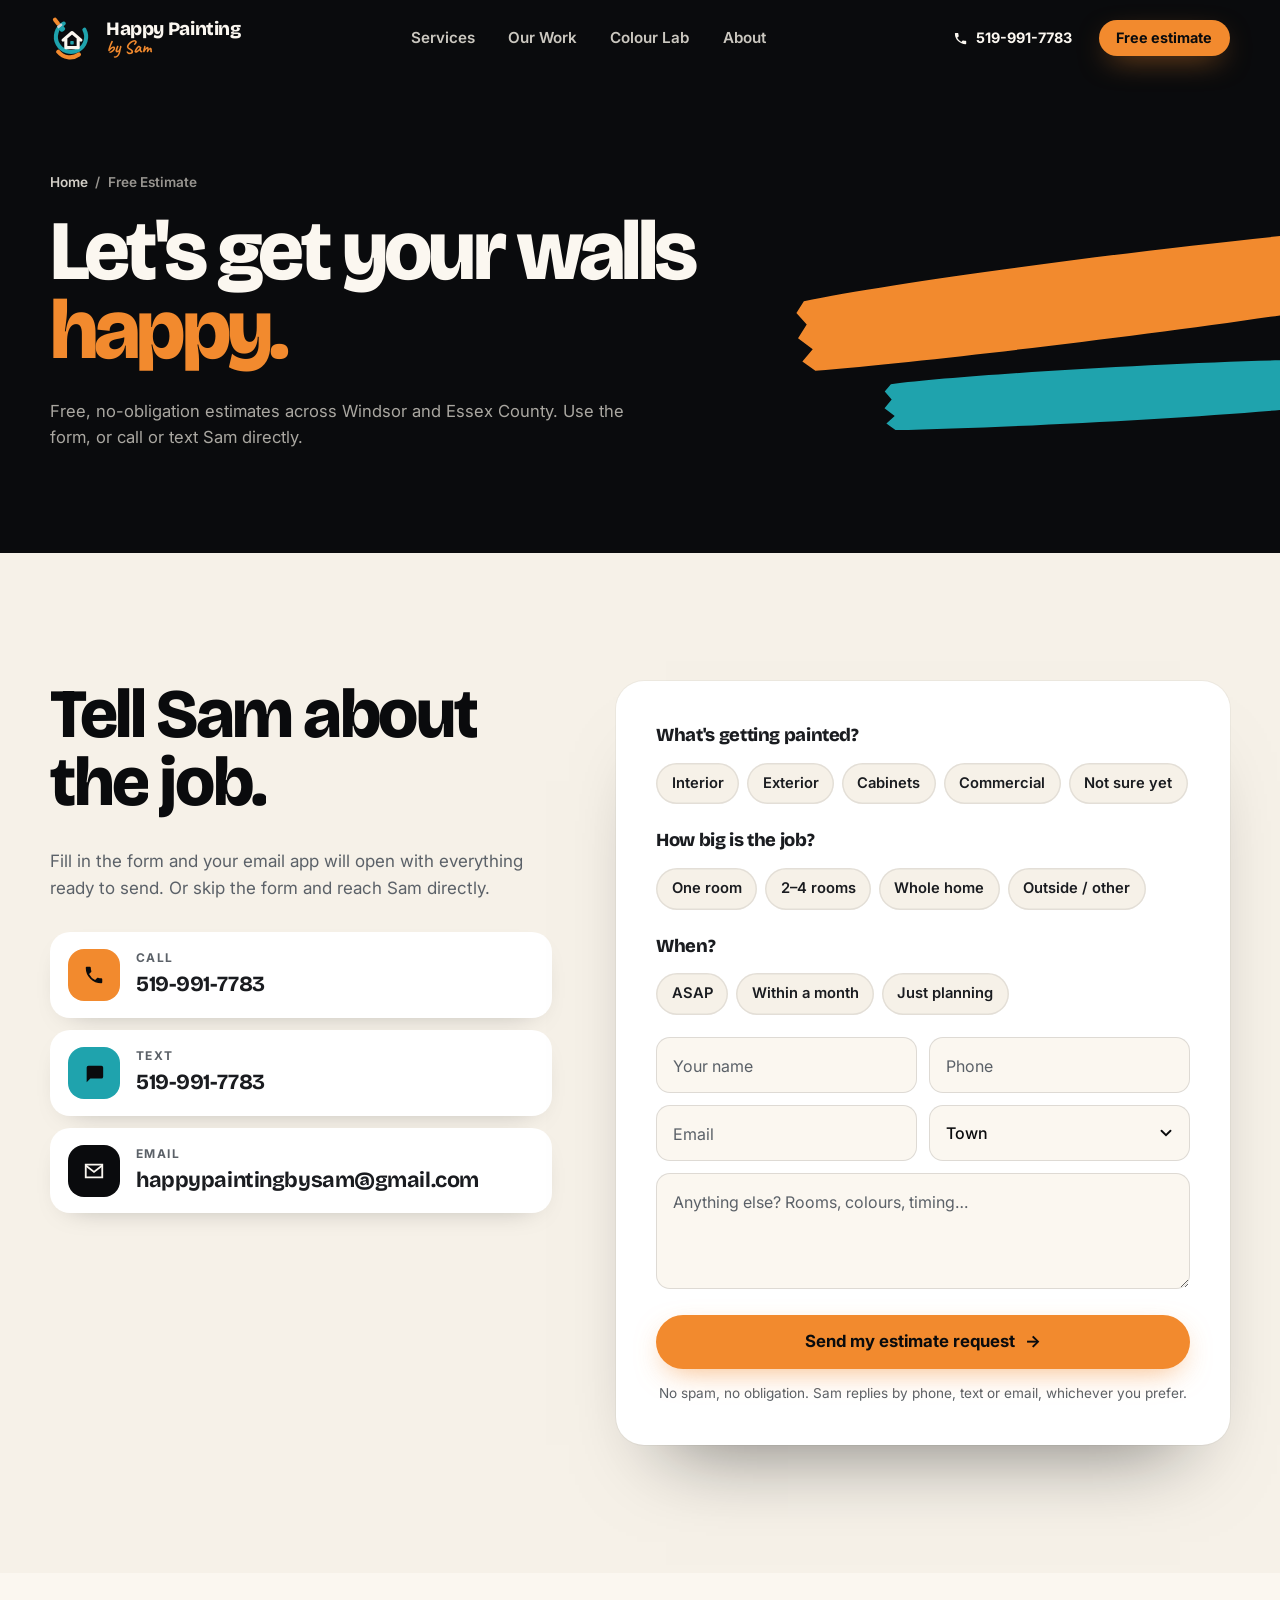
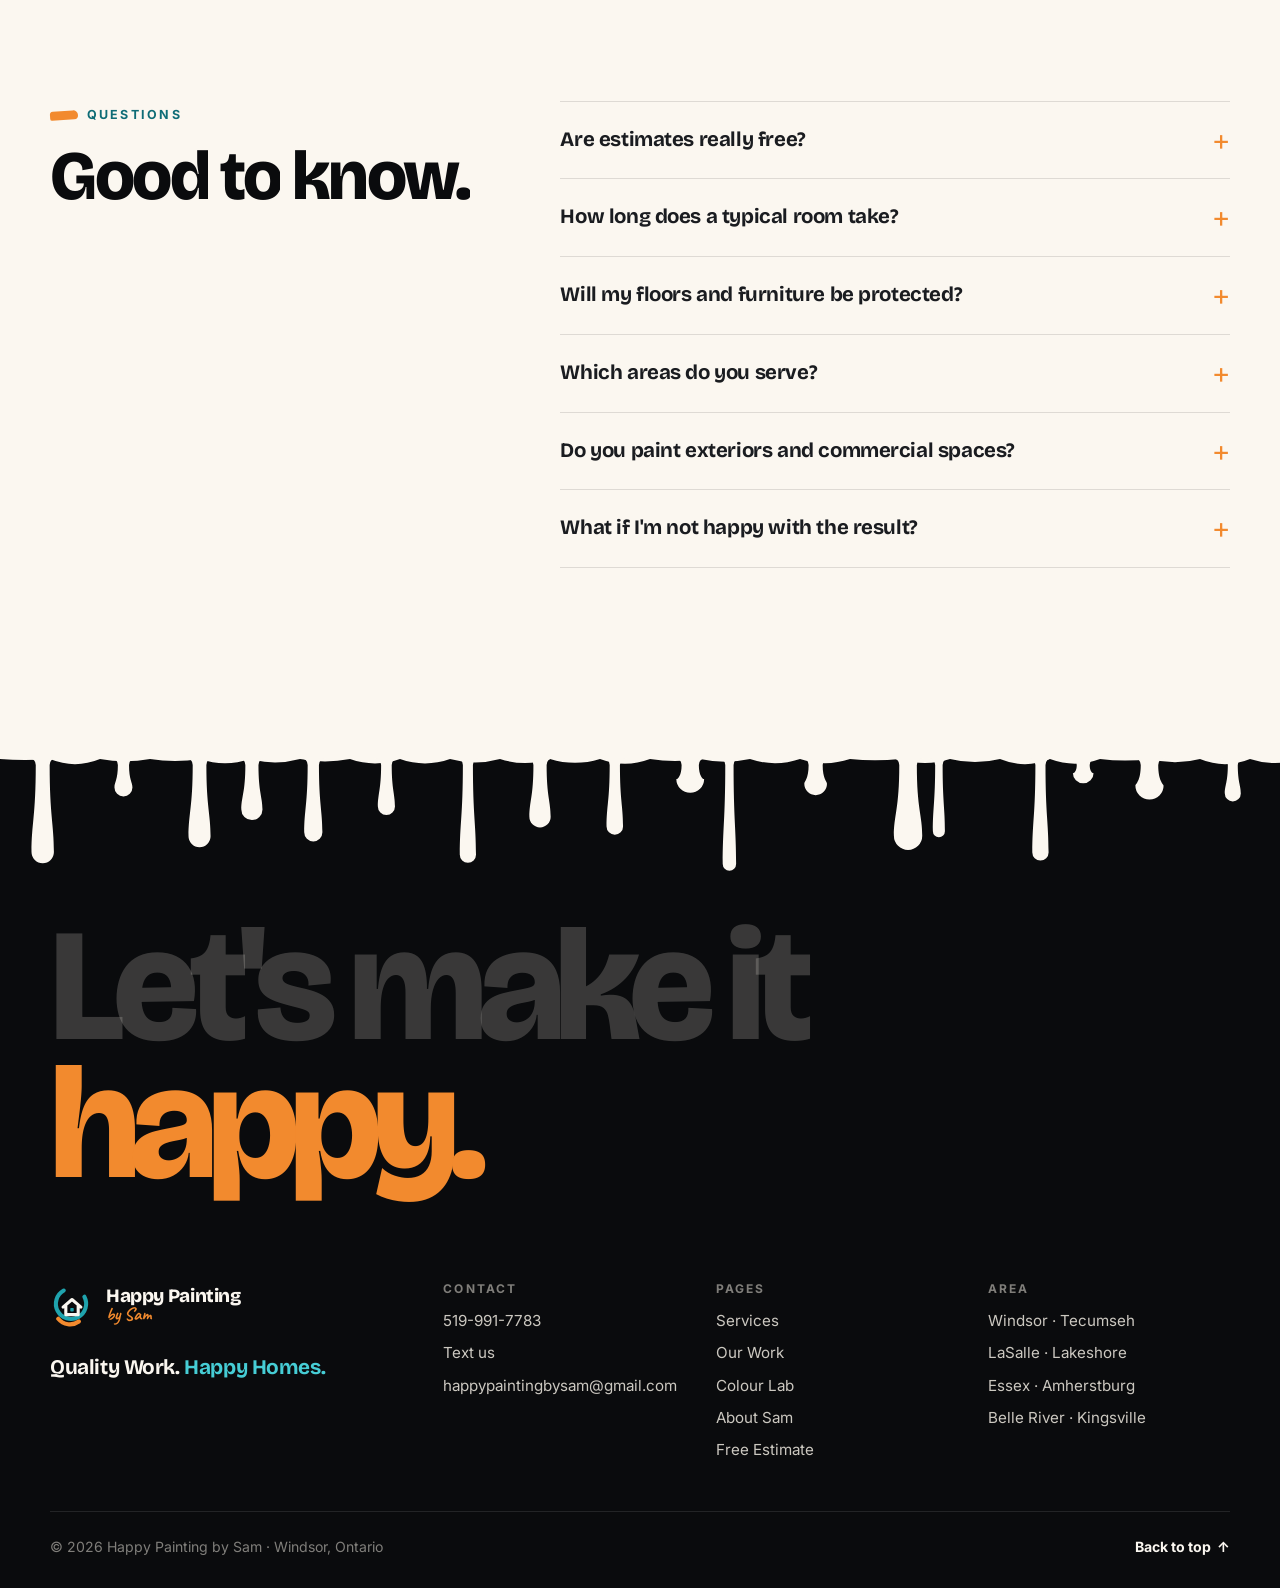
<file: happy-painting-by-sam/contact.html>
<!DOCTYPE html>
<html lang="en-CA">
<head>
  <meta charset="UTF-8" />
  <meta name="viewport" content="width=device-width, initial-scale=1.0, viewport-fit=cover" />
  <title>Free Estimate | Happy Painting by Sam, Windsor</title>
  <meta name="description" content="Get a free painting estimate in Windsor and Essex County. Call or text Sam at 519-991-7783 or send the form." />
  <meta name="robots" content="noindex, nofollow" />
  <meta name="theme-color" content="#0a0b0d" />
  <meta property="og:title" content="Free Estimate | Happy Painting by Sam, Windsor" />
  <meta property="og:description" content="Get a free painting estimate in Windsor and Essex County. Call or text Sam at 519-991-7783 or send the form." />
  <meta property="og:type" content="website" />
  <meta property="og:image" content="img/open-plan-blue-walls.webp" />
  <link rel="icon" href="data:image/svg+xml,%3Csvg xmlns='http://www.w3.org/2000/svg' viewBox='0 0 64 64'%3E%3Crect width='64' height='64' rx='14' fill='%230a0b0d'/%3E%3Cpath d='M50 20a22 22 0 1 1-30-9' fill='none' stroke='%231fa3ad' stroke-width='6' stroke-linecap='round'/%3E%3Cpath d='M19 35l13-11 13 11M23 33v13h18V33' fill='none' stroke='%23fff' stroke-width='4.5' stroke-linecap='round' stroke-linejoin='round'/%3E%3Cpath d='M12 52a22 22 0 0 0 30 4' fill='none' stroke='%23f28a2e' stroke-width='6' stroke-linecap='round'/%3E%3C/svg%3E" />
  <link rel="preconnect" href="https://fonts.googleapis.com" />
  <link rel="preconnect" href="https://fonts.gstatic.com" crossorigin />
  <link rel="stylesheet" href="https://fonts.googleapis.com/css2?family=Bricolage+Grotesque:opsz,wght@12..96,400;12..96,600;12..96,700;12..96,800&family=Caveat:wght@600;700&family=Inter:wght@400;500;600;700&display=swap" />
  <link rel="stylesheet" href="style.css" />
  <script>document.documentElement.classList.add('js');</script>
</head>
<body>

  <a class="skip" href="#main">Skip to content</a>

  <!-- ============ HEADER ============ -->
  <header class="header" id="top">
    <div class="wrap header-inner">
      <a href="index.html" class="logo" aria-label="Happy Painting by Sam, home">
        <svg class="logo-mark" viewBox="0 0 64 64" aria-hidden="true">
          <path d="M50 20a22 22 0 1 1-30-9" fill="none" stroke="var(--teal)" stroke-width="6" stroke-linecap="round" />
          <path d="M12 52a22 22 0 0 0 30 4" fill="none" stroke="var(--orange)" stroke-width="6" stroke-linecap="round" />
          <path d="M19 35l13-11 13 11M23 33v13h18V33" fill="none" stroke="currentColor" stroke-width="4.5" stroke-linecap="round" stroke-linejoin="round" />
          <rect x="29.5" y="36.5" width="5" height="5" rx="1" fill="var(--teal)" />
          <g transform="rotate(-38 14 14)"><rect x="11" y="0" width="6" height="13" rx="3" fill="var(--orange)" /><rect x="10" y="12.5" width="8" height="4" rx="1" fill="#c9d1d6" /><path d="M10 16.5h8v5c0 3-8 3-8 0z" fill="var(--teal)" /></g>
        </svg>
        <span class="logo-type"><b>Happy Painting</b><i>by Sam</i></span>
      </a>
      <nav class="nav" aria-label="Primary">
        <a href="services.html">Services</a>
        <a href="work.html">Our Work</a>
        <a href="colour-lab.html">Colour Lab</a>
        <a href="about.html">About</a>
      </nav>
      <div class="header-cta">
        <a class="btn btn--ghost btn--sm hide-sm" href="tel:+15199917783">
          <svg viewBox="0 0 24 24" aria-hidden="true"><path d="M6.6 10.8a15.1 15.1 0 0 0 6.6 6.6l2.2-2.2c.3-.3.7-.4 1-.2 1.1.4 2.3.6 3.6.6.6 0 1 .4 1 1V20c0 .6-.4 1-1 1A17 17 0 0 1 3 4c0-.6.4-1 1-1h3.5c.6 0 1 .4 1 1 0 1.2.2 2.4.6 3.6.1.3 0 .7-.2 1z"/></svg>
          519-991-7783
        </a>
        <a class="btn btn--orange btn--sm" href="contact.html">Free estimate</a>
        <button class="burger" aria-label="Open menu" aria-expanded="false" aria-controls="menu"><span></span><span></span></button>
      </div>
    </div>
  </header>

  <!-- MOBILE MENU -->
  <div class="menu" id="menu" aria-hidden="true">
    <nav class="menu-nav" aria-label="Mobile">
      <a href="index.html"><span>01</span>Home</a>
      <a href="services.html"><span>02</span>Services</a>
      <a href="work.html"><span>03</span>Our Work</a>
      <a href="colour-lab.html"><span>04</span>Colour Lab</a>
      <a href="about.html"><span>05</span>About</a>
      <a href="contact.html" aria-current="page"><span>06</span>Free Estimate</a>
    </nav>
    <div class="menu-foot">
      <a href="tel:+15199917783">519-991-7783</a>
      <a href="mailto:happypaintingbysam@gmail.com">happypaintingbysam@gmail.com</a>
    </div>
  </div>

  <main id="main">

    <!-- ============ PAGE HEADER ============ -->
    <section class="ph">
      <div class="ph-art" aria-hidden="true"><span class="ph-stroke ph-stroke--o"></span><span class="ph-stroke ph-stroke--t"></span></div>
      <div class="wrap">
        <nav class="crumbs" aria-label="Breadcrumb"><a href="index.html">Home</a><span aria-hidden="true">/</span><span aria-current="page">Free Estimate</span></nav>
        <h1 class="ph-title">Let's get your walls <em>happy.</em></h1>
        <p class="ph-lede">Free, no-obligation estimates across Windsor and Essex County. Use the form, or call or text Sam directly.</p>
      </div>
    </section>

    <!-- ============ ESTIMATE ============ -->
    <section class="estimate" id="estimate" aria-labelledby="est-title">
      <div class="wrap est-grid">
        <div class="est-copy">
          <h2 id="est-title" class="reveal split">Tell Sam about the job.</h2>
          <p class="reveal">Fill in the form and your email app will open with everything ready to send. Or skip the form and reach Sam directly.</p>
          <div class="direct">
            <a class="direct-card reveal" href="tel:+15199917783">
              <span class="dc-ico dc-ico--orange"><svg viewBox="0 0 24 24" aria-hidden="true"><path d="M6.6 10.8a15.1 15.1 0 0 0 6.6 6.6l2.2-2.2c.3-.3.7-.4 1-.2 1.1.4 2.3.6 3.6.6.6 0 1 .4 1 1V20c0 .6-.4 1-1 1A17 17 0 0 1 3 4c0-.6.4-1 1-1h3.5c.6 0 1 .4 1 1 0 1.2.2 2.4.6 3.6.1.3 0 .7-.2 1z"/></svg></span>
              <span><small>Call</small><b>519-991-7783</b></span>
            </a>
            <a class="direct-card reveal" href="sms:+15199917783">
              <span class="dc-ico dc-ico--teal"><svg viewBox="0 0 24 24" aria-hidden="true"><path d="M4 4h16a2 2 0 0 1 2 2v10a2 2 0 0 1-2 2H8l-4 4V6a2 2 0 0 1 2-2z"/></svg></span>
              <span><small>Text</small><b>519-991-7783</b></span>
            </a>
            <a class="direct-card reveal" href="mailto:happypaintingbysam@gmail.com">
              <span class="dc-ico dc-ico--ink"><svg viewBox="0 0 24 24" aria-hidden="true"><path d="M3 5h18v14H3z" fill="none" stroke="currentColor" stroke-width="2"/><path d="M3 6l9 7 9-7" fill="none" stroke="currentColor" stroke-width="2"/></svg></span>
              <span><small>Email</small><b>happypaintingbysam@gmail.com</b></span>
            </a>
          </div>
        </div>

        <form class="est-form reveal" novalidate>
          <fieldset>
            <legend>What's getting painted?</legend>
            <div class="chips">
              <label><input type="checkbox" name="type" value="Interior" /><span>Interior</span></label>
              <label><input type="checkbox" name="type" value="Exterior" /><span>Exterior</span></label>
              <label><input type="checkbox" name="type" value="Cabinets" /><span>Cabinets</span></label>
              <label><input type="checkbox" name="type" value="Commercial" /><span>Commercial</span></label>
              <label><input type="checkbox" name="type" value="Not sure yet" /><span>Not sure yet</span></label>
            </div>
          </fieldset>
          <fieldset>
            <legend>How big is the job?</legend>
            <div class="chips">
              <label><input type="radio" name="size" value="One room" /><span>One room</span></label>
              <label><input type="radio" name="size" value="2 to 4 rooms" /><span>2&ndash;4 rooms</span></label>
              <label><input type="radio" name="size" value="Whole home" /><span>Whole home</span></label>
              <label><input type="radio" name="size" value="Outside / other" /><span>Outside / other</span></label>
            </div>
          </fieldset>
          <fieldset>
            <legend>When?</legend>
            <div class="chips">
              <label><input type="radio" name="when" value="As soon as possible" /><span>ASAP</span></label>
              <label><input type="radio" name="when" value="Within a month" /><span>Within a month</span></label>
              <label><input type="radio" name="when" value="Just planning" /><span>Just planning</span></label>
            </div>
          </fieldset>
          <div class="fields">
            <label class="field"><input name="name" autocomplete="name" placeholder=" " required /><span>Your name</span></label>
            <label class="field"><input name="phone" type="tel" autocomplete="tel" placeholder=" " /><span>Phone</span></label>
            <label class="field"><input name="email" type="email" autocomplete="email" placeholder=" " /><span>Email</span></label>
            <label class="field field--select">
              <select name="town"><option value="">Town</option><option>Windsor</option><option>Tecumseh</option><option>LaSalle</option><option>Lakeshore</option><option>Essex</option><option>Amherstburg</option><option>Belle River</option><option>Kingsville</option><option>Somewhere else</option></select>
            </label>
            <label class="field field--wide"><textarea name="details" rows="4" placeholder=" "></textarea><span>Anything else? Rooms, colours, timing&hellip;</span></label>
          </div>
          <p class="form-err" role="alert" hidden>Add your name plus a phone number or email so Sam can reach you.</p>
          <button class="btn btn--orange btn--lg btn--block" type="submit">Send my estimate request <span class="arr">&rarr;</span></button>
          <p class="form-fine">No spam, no obligation. Sam replies by phone, text or email, whichever you prefer.</p>

          <div class="form-done" hidden>
            <svg viewBox="0 0 120 120" aria-hidden="true"><path class="fd-blob" d="M62 8c26 2 46 22 50 46s-10 48-34 56-50 2-62-20S6 38 22 22 38 6 62 8z" /><path class="fd-check" d="M38 62l16 16 30-34" /></svg>
            <h3>Almost done!</h3>
            <p>Your email app should be open with everything filled in. Just hit send. Want a faster answer? Call or text <a href="tel:+15199917783">519-991-7783</a>.</p>
            <button type="button" class="btn btn--line-ink btn--sm form-again">Edit my request</button>
          </div>
        </form>
      </div>
    </section>

    <!-- ============ FAQ ============ -->
    <section class="faq" aria-labelledby="faq-title">
      <div class="wrap faq-grid">
        <div>
          <p class="eyebrow reveal">Questions</p>
          <h2 id="faq-title" class="reveal split">Good to know.</h2>
        </div>
        <div class="faq-list reveal">
          <details><summary>Are estimates really free?</summary><p>Yes. Sam comes out, looks at the project in person and gives you an honest quote at no cost and with no obligation.</p></details>
          <details><summary>How long does a typical room take?</summary><p>Most residential rooms are finished in a single day. For bigger jobs, ask Sam for a timeline when he quotes.</p></details>
          <details><summary>Will my floors and furniture be protected?</summary><p>Yes. Floors and furniture are covered with drop cloths and edges are taped before painting starts, and everything is cleaned up before Sam leaves.</p></details>
          <details><summary>Which areas do you serve?</summary><p>Windsor, Tecumseh, LaSalle, Lakeshore, Essex, Amherstburg, Belle River and Kingsville. Somewhere else in the county? Ask anyway.</p></details>
          <details><summary>Do you paint exteriors and commercial spaces?</summary><p>Yes. Exteriors include siding, stucco, brick, trim, soffits, doors, decks, fences, porches and garages. Commercial work includes offices, retail, rental turnovers and real-estate refreshes.</p></details>
          <details><summary>What if I'm not happy with the result?</summary><p>Then the job isn't done. Sam doesn't consider a job finished until you're happy with it. It's in the name.</p></details>
        </div>
      </div>
    </section>

  </main>

  <!-- ============ FOOTER ============ -->
  <footer class="footer footer--cream">
    <svg class="drips drips--foot" preserveAspectRatio="none" aria-hidden="true"></svg>
    <div class="wrap">
      <a href="contact.html" class="foot-big">
        <span class="fb-line">Let's make it</span>
        <span class="fb-line fb-line--happy">happy.</span>
      </a>
      <div class="foot-grid">
        <div class="foot-brand">
          <a href="index.html" class="logo logo--foot" aria-label="Happy Painting by Sam, home">
            <svg class="logo-mark" viewBox="0 0 64 64" aria-hidden="true">
              <path d="M50 20a22 22 0 1 1-30-9" fill="none" stroke="var(--teal)" stroke-width="6" stroke-linecap="round" />
              <path d="M12 52a22 22 0 0 0 30 4" fill="none" stroke="var(--orange)" stroke-width="6" stroke-linecap="round" />
              <path d="M19 35l13-11 13 11M23 33v13h18V33" fill="none" stroke="currentColor" stroke-width="4.5" stroke-linecap="round" stroke-linejoin="round" />
              <rect x="29.5" y="36.5" width="5" height="5" rx="1" fill="var(--teal)" />
            </svg>
            <span class="logo-type"><b>Happy Painting</b><i>by Sam</i></span>
          </a>
          <p class="foot-tag">Quality Work. <em>Happy Homes.</em></p>
        </div>
        <div>
          <h4>Contact</h4>
          <ul><li><a href="tel:+15199917783">519-991-7783</a></li><li><a href="sms:+15199917783">Text us</a></li><li><a href="mailto:happypaintingbysam@gmail.com">happypaintingbysam@gmail.com</a></li></ul>
        </div>
        <div>
          <h4>Pages</h4>
          <ul><li><a href="services.html">Services</a></li><li><a href="work.html">Our Work</a></li><li><a href="colour-lab.html">Colour Lab</a></li><li><a href="about.html">About Sam</a></li><li><a href="contact.html">Free Estimate</a></li></ul>
        </div>
        <div>
          <h4>Area</h4>
          <ul><li>Windsor &middot; Tecumseh</li><li>LaSalle &middot; Lakeshore</li><li>Essex &middot; Amherstburg</li><li>Belle River &middot; Kingsville</li></ul>
        </div>
      </div>
      <div class="foot-bottom">
        <span>&copy; 2026 Happy Painting by Sam &middot; Windsor, Ontario</span>
        <a href="#top" class="to-top">Back to top <span aria-hidden="true">&uarr;</span></a>
      </div>
    </div>
  </footer>

  <!-- MOBILE ACTION BAR -->
  <div class="actionbar" aria-label="Quick contact">
    <a href="tel:+15199917783"><svg viewBox="0 0 24 24" aria-hidden="true"><path d="M6.6 10.8a15.1 15.1 0 0 0 6.6 6.6l2.2-2.2c.3-.3.7-.4 1-.2 1.1.4 2.3.6 3.6.6.6 0 1 .4 1 1V20c0 .6-.4 1-1 1A17 17 0 0 1 3 4c0-.6.4-1 1-1h3.5c.6 0 1 .4 1 1 0 1.2.2 2.4.6 3.6.1.3 0 .7-.2 1z"/></svg>Call</a>
    <a href="sms:+15199917783"><svg viewBox="0 0 24 24" aria-hidden="true"><path d="M4 4h16a2 2 0 0 1 2 2v10a2 2 0 0 1-2 2H8l-4 4V6a2 2 0 0 1 2-2z"/></svg>Text</a>
    <a href="contact.html" class="ab-main">Free estimate &rarr;</a>
  </div>

  <script src="script.js" defer></script>
</body>
</html>
</file>
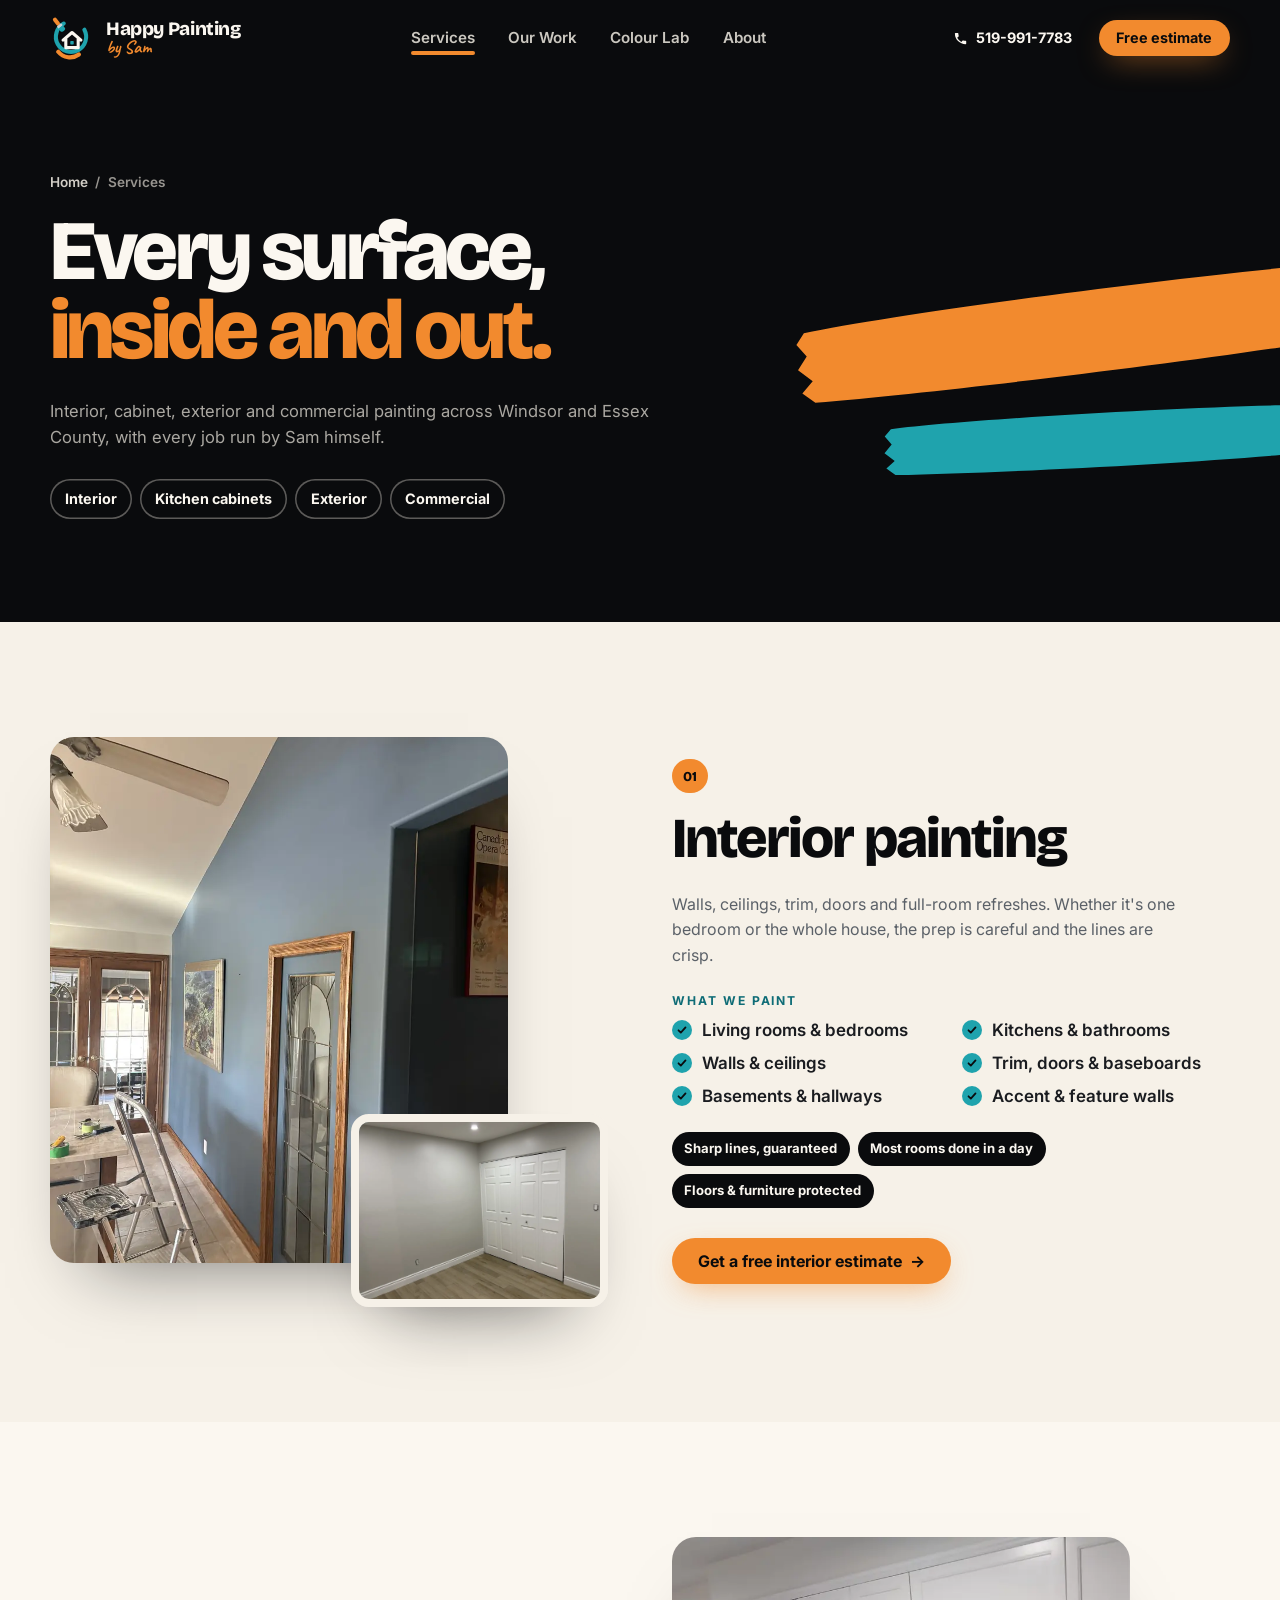
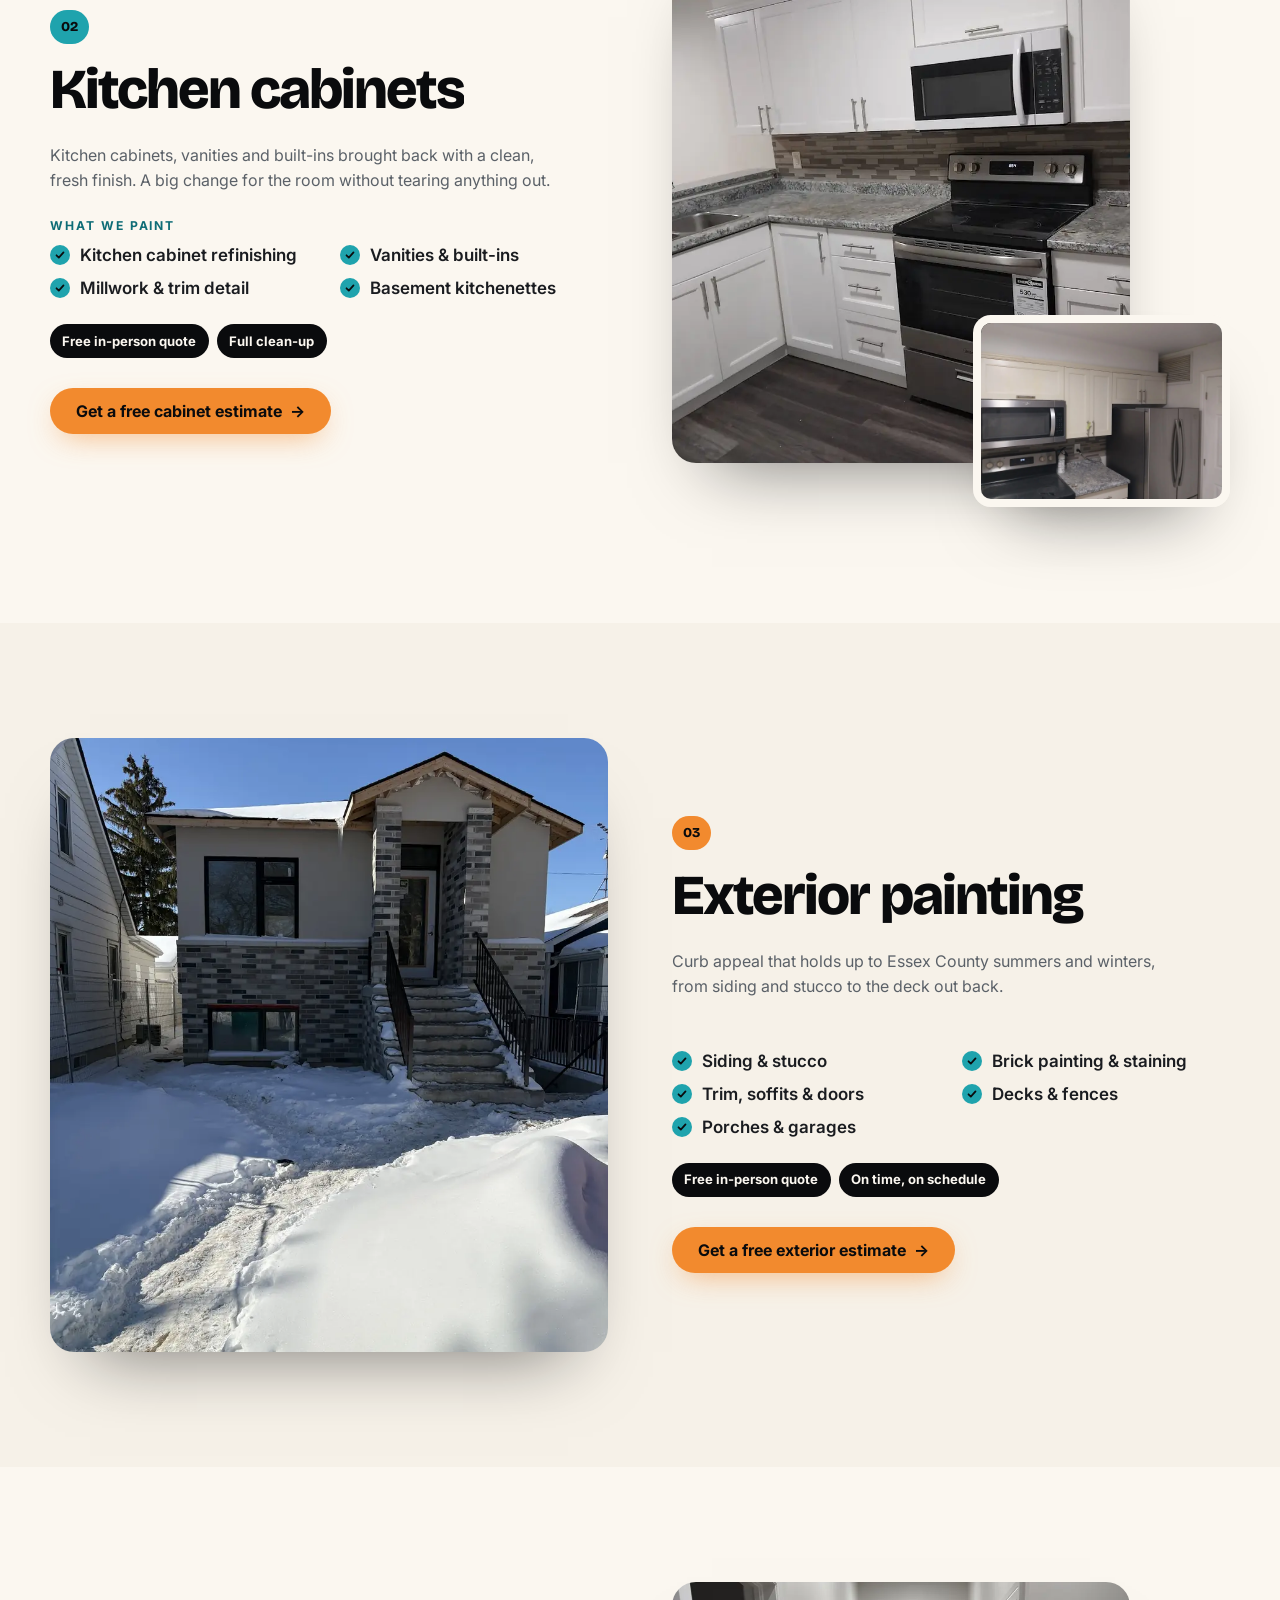
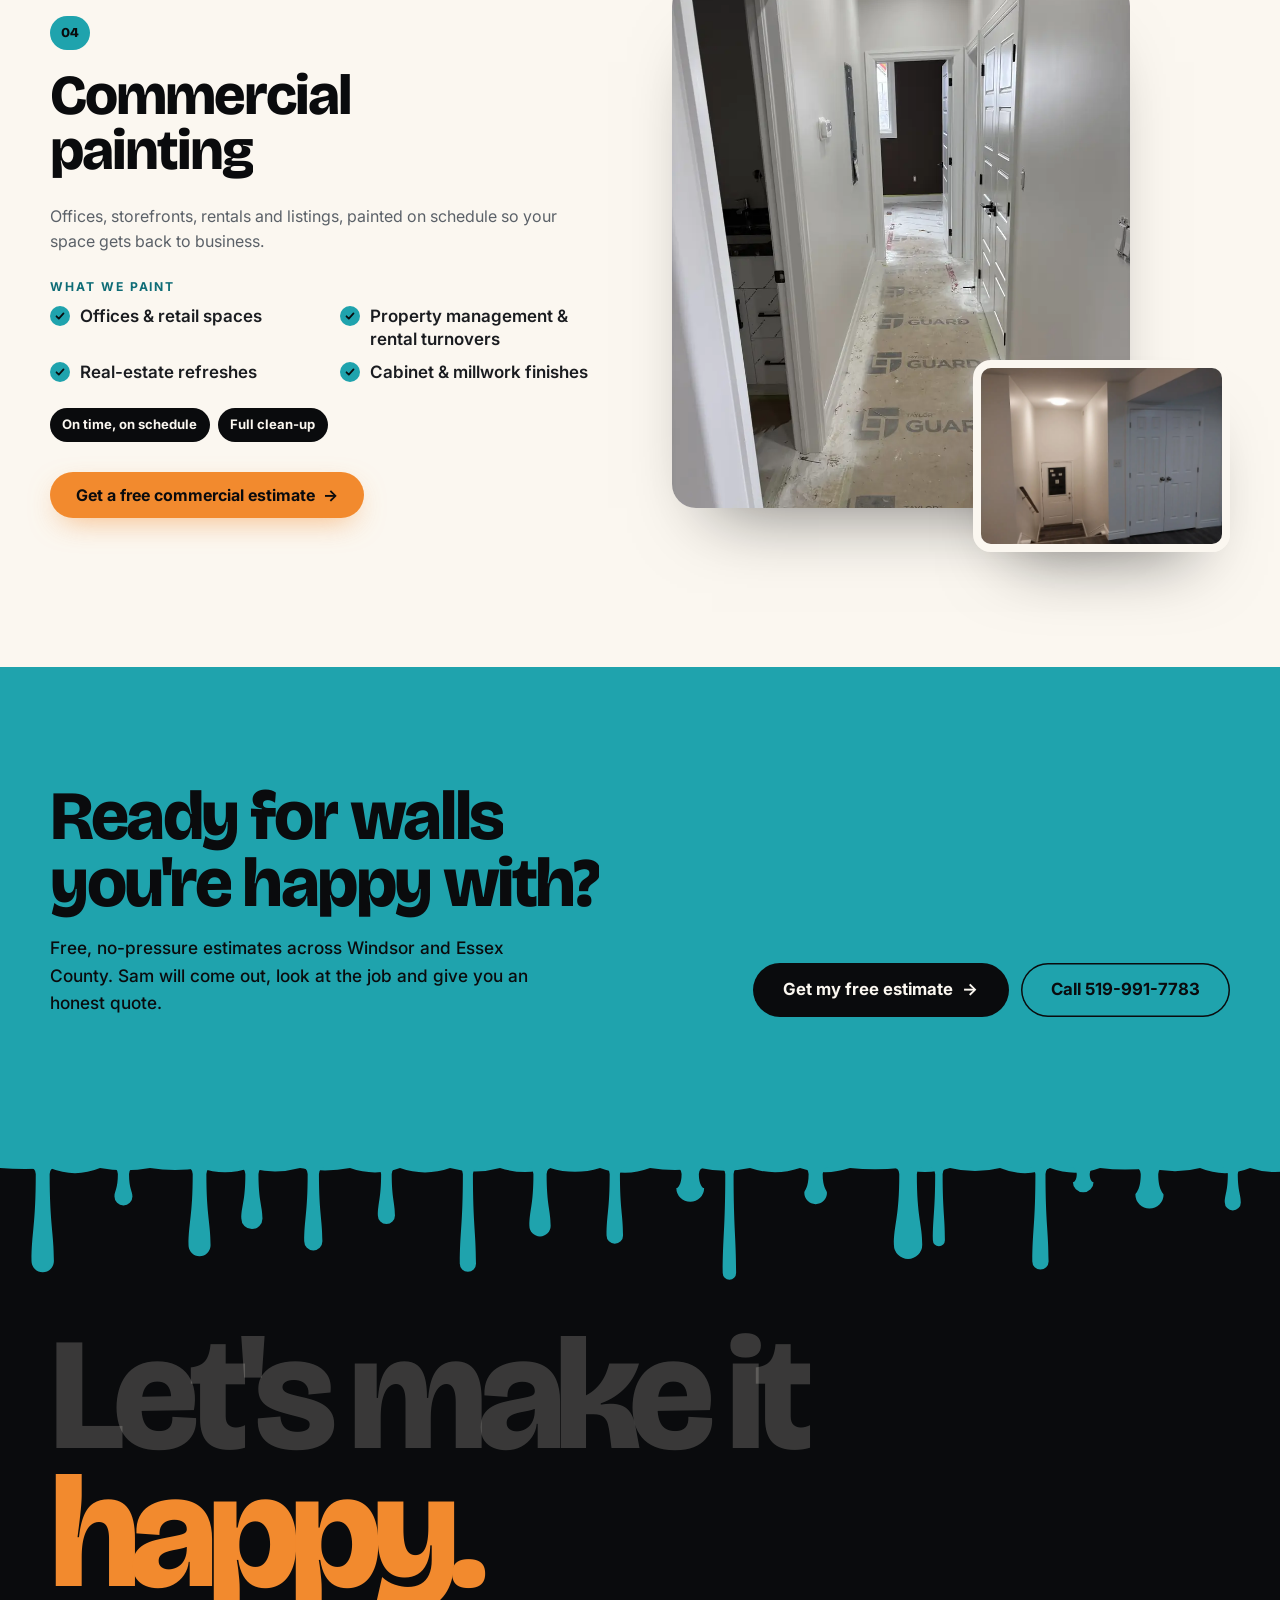
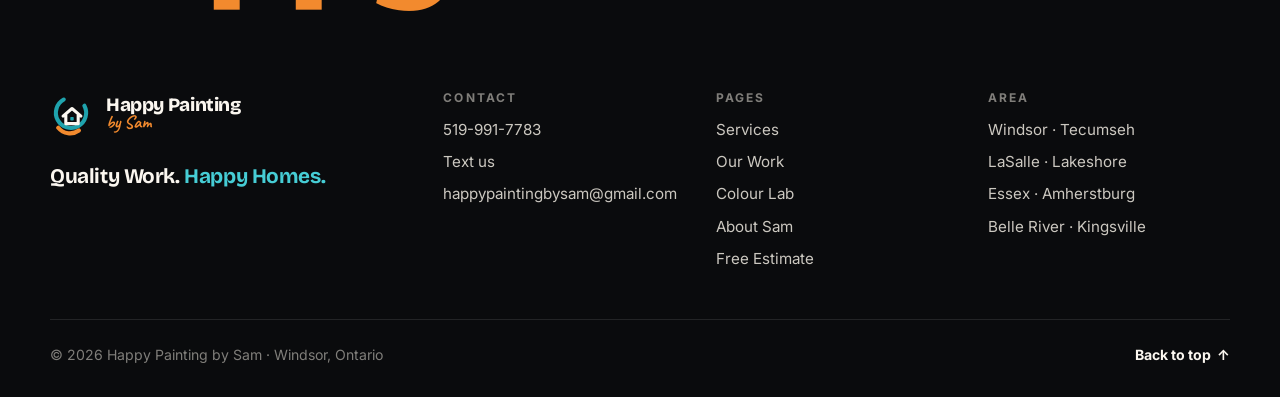
<file: happy-painting-by-sam/services.html>
<!DOCTYPE html>
<html lang="en-CA">
<head>
  <meta charset="UTF-8" />
  <meta name="viewport" content="width=device-width, initial-scale=1.0, viewport-fit=cover" />
  <title>Painting Services | Happy Painting by Sam, Windsor</title>
  <meta name="description" content="Interior, exterior, kitchen cabinet and commercial painting in Windsor and Essex County. Free estimates from Sam. Call or text 519-991-7783." />
  <meta name="robots" content="noindex, nofollow" />
  <meta name="theme-color" content="#0a0b0d" />
  <meta property="og:title" content="Painting Services | Happy Painting by Sam, Windsor" />
  <meta property="og:description" content="Interior, exterior, kitchen cabinet and commercial painting in Windsor and Essex County. Free estimates from Sam. Call or text 519-991-7783." />
  <meta property="og:type" content="website" />
  <meta property="og:image" content="img/open-plan-blue-walls.webp" />
  <link rel="icon" href="data:image/svg+xml,%3Csvg xmlns='http://www.w3.org/2000/svg' viewBox='0 0 64 64'%3E%3Crect width='64' height='64' rx='14' fill='%230a0b0d'/%3E%3Cpath d='M50 20a22 22 0 1 1-30-9' fill='none' stroke='%231fa3ad' stroke-width='6' stroke-linecap='round'/%3E%3Cpath d='M19 35l13-11 13 11M23 33v13h18V33' fill='none' stroke='%23fff' stroke-width='4.5' stroke-linecap='round' stroke-linejoin='round'/%3E%3Cpath d='M12 52a22 22 0 0 0 30 4' fill='none' stroke='%23f28a2e' stroke-width='6' stroke-linecap='round'/%3E%3C/svg%3E" />
  <link rel="preconnect" href="https://fonts.googleapis.com" />
  <link rel="preconnect" href="https://fonts.gstatic.com" crossorigin />
  <link rel="stylesheet" href="https://fonts.googleapis.com/css2?family=Bricolage+Grotesque:opsz,wght@12..96,400;12..96,600;12..96,700;12..96,800&family=Caveat:wght@600;700&family=Inter:wght@400;500;600;700&display=swap" />
  <link rel="stylesheet" href="style.css" />
  <script>document.documentElement.classList.add('js');</script>
</head>
<body>

  <a class="skip" href="#main">Skip to content</a>

  <!-- ============ HEADER ============ -->
  <header class="header" id="top">
    <div class="wrap header-inner">
      <a href="index.html" class="logo" aria-label="Happy Painting by Sam, home">
        <svg class="logo-mark" viewBox="0 0 64 64" aria-hidden="true">
          <path d="M50 20a22 22 0 1 1-30-9" fill="none" stroke="var(--teal)" stroke-width="6" stroke-linecap="round" />
          <path d="M12 52a22 22 0 0 0 30 4" fill="none" stroke="var(--orange)" stroke-width="6" stroke-linecap="round" />
          <path d="M19 35l13-11 13 11M23 33v13h18V33" fill="none" stroke="currentColor" stroke-width="4.5" stroke-linecap="round" stroke-linejoin="round" />
          <rect x="29.5" y="36.5" width="5" height="5" rx="1" fill="var(--teal)" />
          <g transform="rotate(-38 14 14)"><rect x="11" y="0" width="6" height="13" rx="3" fill="var(--orange)" /><rect x="10" y="12.5" width="8" height="4" rx="1" fill="#c9d1d6" /><path d="M10 16.5h8v5c0 3-8 3-8 0z" fill="var(--teal)" /></g>
        </svg>
        <span class="logo-type"><b>Happy Painting</b><i>by Sam</i></span>
      </a>
      <nav class="nav" aria-label="Primary">
        <a href="services.html" class="is-active" aria-current="page">Services</a>
        <a href="work.html">Our Work</a>
        <a href="colour-lab.html">Colour Lab</a>
        <a href="about.html">About</a>
      </nav>
      <div class="header-cta">
        <a class="btn btn--ghost btn--sm hide-sm" href="tel:+15199917783">
          <svg viewBox="0 0 24 24" aria-hidden="true"><path d="M6.6 10.8a15.1 15.1 0 0 0 6.6 6.6l2.2-2.2c.3-.3.7-.4 1-.2 1.1.4 2.3.6 3.6.6.6 0 1 .4 1 1V20c0 .6-.4 1-1 1A17 17 0 0 1 3 4c0-.6.4-1 1-1h3.5c.6 0 1 .4 1 1 0 1.2.2 2.4.6 3.6.1.3 0 .7-.2 1z"/></svg>
          519-991-7783
        </a>
        <a class="btn btn--orange btn--sm" href="contact.html">Free estimate</a>
        <button class="burger" aria-label="Open menu" aria-expanded="false" aria-controls="menu"><span></span><span></span></button>
      </div>
    </div>
  </header>

  <!-- MOBILE MENU -->
  <div class="menu" id="menu" aria-hidden="true">
    <nav class="menu-nav" aria-label="Mobile">
      <a href="index.html"><span>01</span>Home</a>
      <a href="services.html" aria-current="page"><span>02</span>Services</a>
      <a href="work.html"><span>03</span>Our Work</a>
      <a href="colour-lab.html"><span>04</span>Colour Lab</a>
      <a href="about.html"><span>05</span>About</a>
      <a href="contact.html"><span>06</span>Free Estimate</a>
    </nav>
    <div class="menu-foot">
      <a href="tel:+15199917783">519-991-7783</a>
      <a href="mailto:happypaintingbysam@gmail.com">happypaintingbysam@gmail.com</a>
    </div>
  </div>

  <main id="main">

    <!-- ============ PAGE HEADER ============ -->
    <section class="ph">
      <div class="ph-art" aria-hidden="true"><span class="ph-stroke ph-stroke--o"></span><span class="ph-stroke ph-stroke--t"></span></div>
      <div class="wrap">
        <nav class="crumbs" aria-label="Breadcrumb"><a href="index.html">Home</a><span aria-hidden="true">/</span><span aria-current="page">Services</span></nav>
        <h1 class="ph-title">Every surface, <em>inside and out.</em></h1>
        <p class="ph-lede">Interior, cabinet, exterior and commercial painting across Windsor and Essex County, with every job run by Sam himself.</p>
        <nav class="ph-jump" aria-label="Jump to a service"><a href="#interior">Interior</a><a href="#cabinets">Kitchen cabinets</a><a href="#exterior">Exterior</a><a href="#commercial">Commercial</a></nav>
      </div>
    </section>

    <section class="sd" id="interior" aria-labelledby="interior-title">
      <div class="wrap sd-grid">
        <div class="sd-media reveal"><img class="m1" src="img/open-plan-blue-walls.webp" alt="Open-plan living area freshly painted in a deep blue" loading="lazy" width="900" height="1200" /><img class="m2" src="img/bedroom-closet-trim.webp" alt="Bedroom with fresh walls, closet doors and trim" loading="lazy" width="1200" height="900" /></div>
        <div class="sd-copy">
          <span class="sd-num reveal">01</span>
          <h2 id="interior-title" class="reveal split">Interior painting</h2>
          <p class="sd-lede reveal">Walls, ceilings, trim, doors and full-room refreshes. Whether it's one bedroom or the whole house, the prep is careful and the lines are crisp.</p>
          <h3 class="sd-sub reveal">What we paint</h3>
          <ul class="ticks reveal"><li>Living rooms &amp; bedrooms</li><li>Kitchens &amp; bathrooms</li><li>Walls &amp; ceilings</li><li>Trim, doors &amp; baseboards</li><li>Basements &amp; hallways</li><li>Accent &amp; feature walls</li></ul>
          <div class="sd-notes reveal"><span>Sharp lines, guaranteed</span><span>Most rooms done in a day</span><span>Floors &amp; furniture protected</span></div>
          <a class="btn btn--orange reveal" href="contact.html?type=Interior">Get a free interior estimate <span class="arr">&rarr;</span></a>
        </div>
      </div>
    </section>

    <section class="sd sd--alt" id="cabinets" aria-labelledby="cabinets-title">
      <div class="wrap sd-grid">
        <div class="sd-media reveal"><img class="m1" src="img/kitchen-cabinet-refinish.webp" alt="Kitchen with freshly painted white shaker cabinets" loading="lazy" width="1200" height="900" /><img class="m2" src="img/warm-white-cabinets.webp" alt="Warm white upper cabinets and range hood" loading="lazy" width="1200" height="900" /></div>
        <div class="sd-copy">
          <span class="sd-num reveal">02</span>
          <h2 id="cabinets-title" class="reveal split">Kitchen cabinets</h2>
          <p class="sd-lede reveal">Kitchen cabinets, vanities and built-ins brought back with a clean, fresh finish. A big change for the room without tearing anything out.</p>
          <h3 class="sd-sub reveal">What we paint</h3>
          <ul class="ticks reveal"><li>Kitchen cabinet refinishing</li><li>Vanities &amp; built-ins</li><li>Millwork &amp; trim detail</li><li>Basement kitchenettes</li></ul>
          <div class="sd-notes reveal"><span>Free in-person quote</span><span>Full clean-up</span></div>
          <a class="btn btn--orange reveal" href="contact.html?type=Cabinets">Get a free cabinet estimate <span class="arr">&rarr;</span></a>
        </div>
      </div>
    </section>

    <section class="sd" id="exterior" aria-labelledby="exterior-title">
      <div class="wrap sd-grid">
        <div class="sd-media sd-media--single reveal"><img class="m1" src="img/exterior-stucco-brick.webp" alt="Home exterior with painted stucco and stone" loading="lazy" width="900" height="1200" /></div>
        <div class="sd-copy">
          <span class="sd-num reveal">03</span>
          <h2 id="exterior-title" class="reveal split">Exterior painting</h2>
          <p class="sd-lede reveal">Curb appeal that holds up to Essex County summers and winters, from siding and stucco to the deck out back.</p>
          <h3 class="sd-sub reveal">What we paint</h3>
          <ul class="ticks reveal"><li>Siding &amp; stucco</li><li>Brick painting &amp; staining</li><li>Trim, soffits &amp; doors</li><li>Decks &amp; fences</li><li>Porches &amp; garages</li></ul>
          <div class="sd-notes reveal"><span>Free in-person quote</span><span>On time, on schedule</span></div>
          <a class="btn btn--orange reveal" href="contact.html?type=Exterior">Get a free exterior estimate <span class="arr">&rarr;</span></a>
        </div>
      </div>
    </section>

    <section class="sd sd--alt" id="commercial" aria-labelledby="commercial-title">
      <div class="wrap sd-grid">
        <div class="sd-media reveal"><img class="m1" src="img/hallway-doors-trim.webp" alt="Hallway with doors and trim freshly painted, floors protected" loading="lazy" width="900" height="1200" /><img class="m2" src="img/basement-side-entry.webp" alt="Freshly painted side entry and stairwell" loading="lazy" width="1200" height="900" /></div>
        <div class="sd-copy">
          <span class="sd-num reveal">04</span>
          <h2 id="commercial-title" class="reveal split">Commercial painting</h2>
          <p class="sd-lede reveal">Offices, storefronts, rentals and listings, painted on schedule so your space gets back to business.</p>
          <h3 class="sd-sub reveal">What we paint</h3>
          <ul class="ticks reveal"><li>Offices &amp; retail spaces</li><li>Property management &amp; rental turnovers</li><li>Real-estate refreshes</li><li>Cabinet &amp; millwork finishes</li></ul>
          <div class="sd-notes reveal"><span>On time, on schedule</span><span>Full clean-up</span></div>
          <a class="btn btn--orange reveal" href="contact.html?type=Commercial">Get a free commercial estimate <span class="arr">&rarr;</span></a>
        </div>
      </div>
    </section>

    <!-- ============ CTA ============ -->
    <section class="cta-band" aria-label="Get a free estimate">
      <div class="wrap cta-inner">
        <div>
          <h2 class="reveal split">Ready for walls you're happy with?</h2>
          <p class="reveal">Free, no-pressure estimates across Windsor and Essex County. Sam will come out, look at the job and give you an honest quote.</p>
        </div>
        <div class="cta-actions reveal">
          <a class="btn btn--ink btn--lg" href="contact.html">Get my free estimate <span class="arr">&rarr;</span></a>
          <a class="btn btn--line-ink btn--lg" href="tel:+15199917783">Call 519-991-7783</a>
        </div>
      </div>
    </section>

  </main>

  <!-- ============ FOOTER ============ -->
  <footer class="footer">
    <svg class="drips drips--foot" preserveAspectRatio="none" aria-hidden="true"></svg>
    <div class="wrap">
      <a href="contact.html" class="foot-big">
        <span class="fb-line">Let's make it</span>
        <span class="fb-line fb-line--happy">happy.</span>
      </a>
      <div class="foot-grid">
        <div class="foot-brand">
          <a href="index.html" class="logo logo--foot" aria-label="Happy Painting by Sam, home">
            <svg class="logo-mark" viewBox="0 0 64 64" aria-hidden="true">
              <path d="M50 20a22 22 0 1 1-30-9" fill="none" stroke="var(--teal)" stroke-width="6" stroke-linecap="round" />
              <path d="M12 52a22 22 0 0 0 30 4" fill="none" stroke="var(--orange)" stroke-width="6" stroke-linecap="round" />
              <path d="M19 35l13-11 13 11M23 33v13h18V33" fill="none" stroke="currentColor" stroke-width="4.5" stroke-linecap="round" stroke-linejoin="round" />
              <rect x="29.5" y="36.5" width="5" height="5" rx="1" fill="var(--teal)" />
            </svg>
            <span class="logo-type"><b>Happy Painting</b><i>by Sam</i></span>
          </a>
          <p class="foot-tag">Quality Work. <em>Happy Homes.</em></p>
        </div>
        <div>
          <h4>Contact</h4>
          <ul><li><a href="tel:+15199917783">519-991-7783</a></li><li><a href="sms:+15199917783">Text us</a></li><li><a href="mailto:happypaintingbysam@gmail.com">happypaintingbysam@gmail.com</a></li></ul>
        </div>
        <div>
          <h4>Pages</h4>
          <ul><li><a href="services.html">Services</a></li><li><a href="work.html">Our Work</a></li><li><a href="colour-lab.html">Colour Lab</a></li><li><a href="about.html">About Sam</a></li><li><a href="contact.html">Free Estimate</a></li></ul>
        </div>
        <div>
          <h4>Area</h4>
          <ul><li>Windsor &middot; Tecumseh</li><li>LaSalle &middot; Lakeshore</li><li>Essex &middot; Amherstburg</li><li>Belle River &middot; Kingsville</li></ul>
        </div>
      </div>
      <div class="foot-bottom">
        <span>&copy; 2026 Happy Painting by Sam &middot; Windsor, Ontario</span>
        <a href="#top" class="to-top">Back to top <span aria-hidden="true">&uarr;</span></a>
      </div>
    </div>
  </footer>

  <!-- MOBILE ACTION BAR -->
  <div class="actionbar" aria-label="Quick contact">
    <a href="tel:+15199917783"><svg viewBox="0 0 24 24" aria-hidden="true"><path d="M6.6 10.8a15.1 15.1 0 0 0 6.6 6.6l2.2-2.2c.3-.3.7-.4 1-.2 1.1.4 2.3.6 3.6.6.6 0 1 .4 1 1V20c0 .6-.4 1-1 1A17 17 0 0 1 3 4c0-.6.4-1 1-1h3.5c.6 0 1 .4 1 1 0 1.2.2 2.4.6 3.6.1.3 0 .7-.2 1z"/></svg>Call</a>
    <a href="sms:+15199917783"><svg viewBox="0 0 24 24" aria-hidden="true"><path d="M4 4h16a2 2 0 0 1 2 2v10a2 2 0 0 1-2 2H8l-4 4V6a2 2 0 0 1 2-2z"/></svg>Text</a>
    <a href="contact.html" class="ab-main">Free estimate &rarr;</a>
  </div>

  <script src="script.js" defer></script>
</body>
</html>
</file>
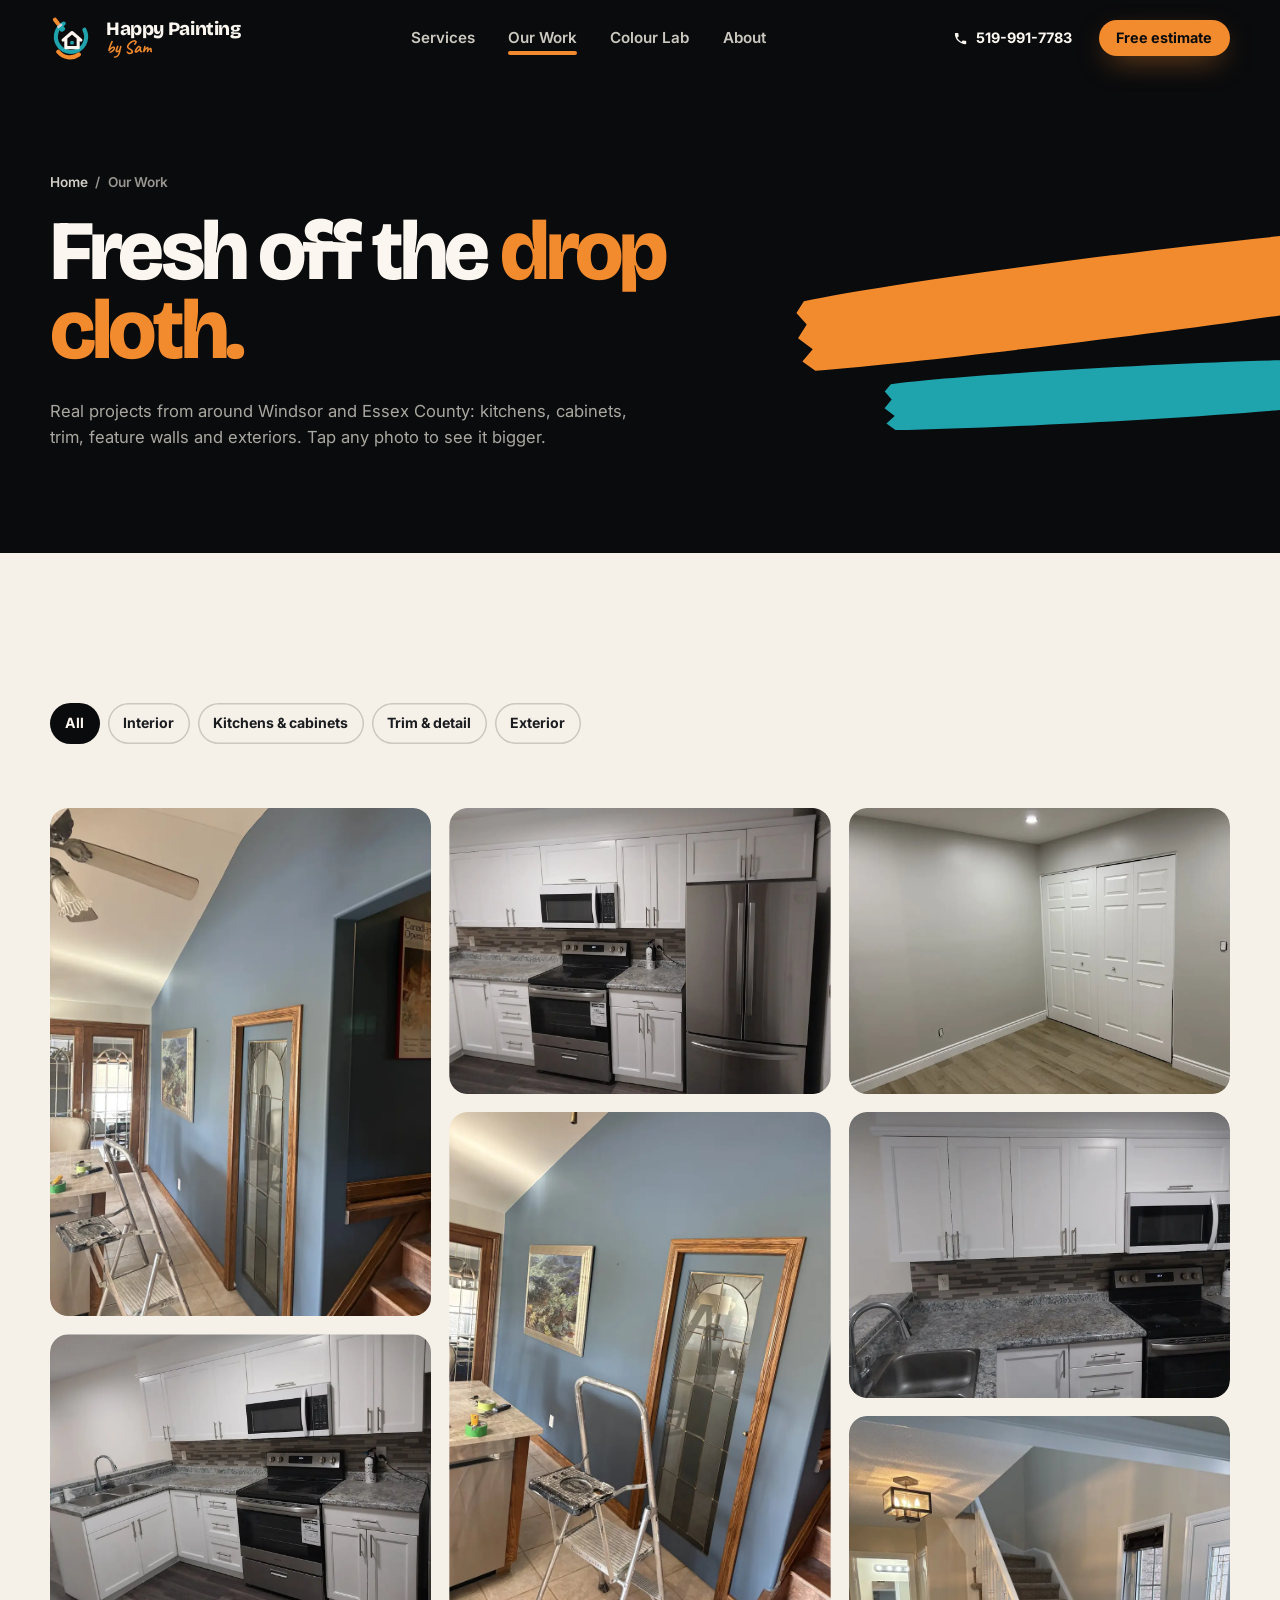
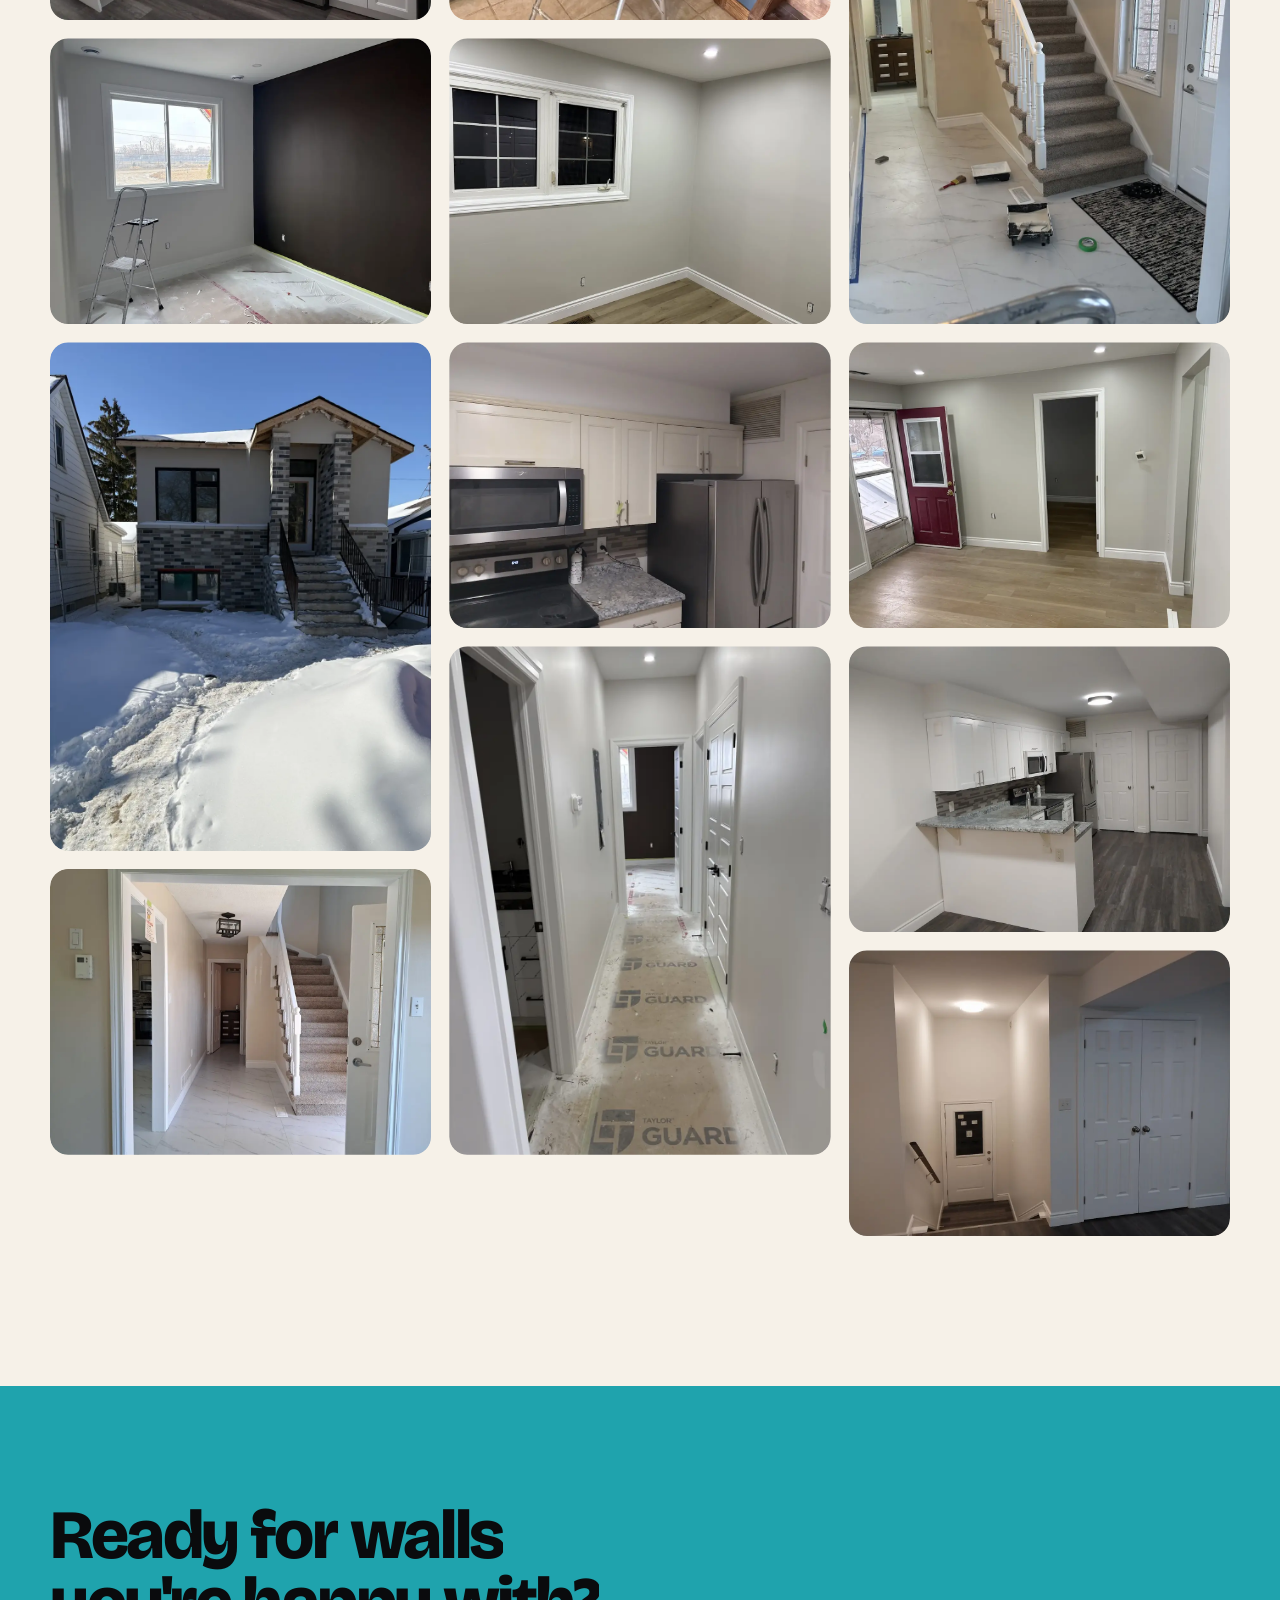
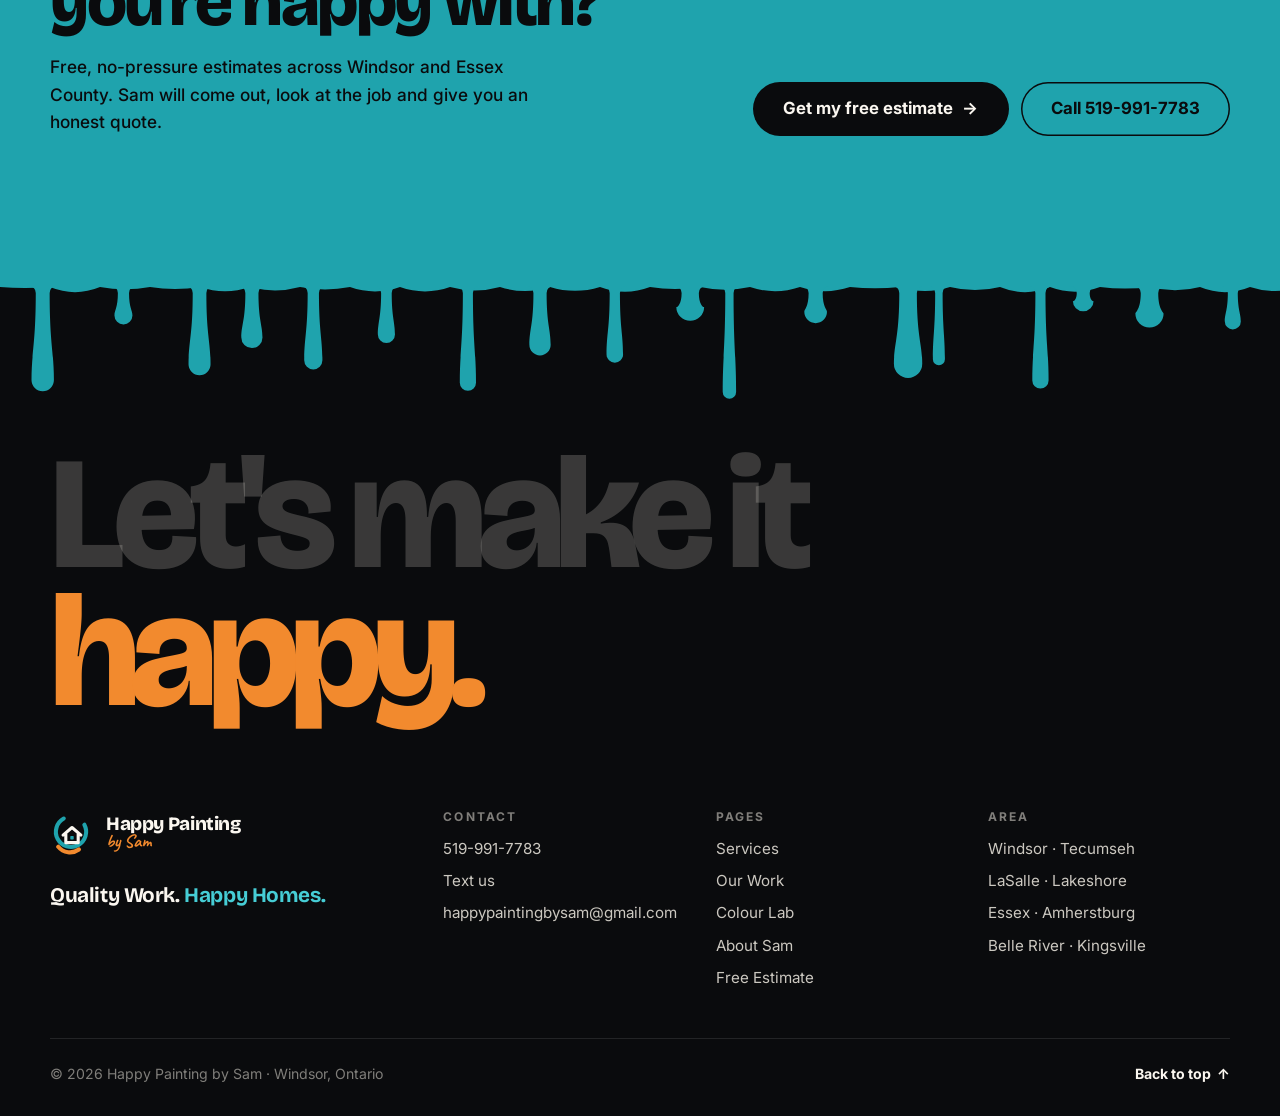
<file: happy-painting-by-sam/work.html>
<!DOCTYPE html>
<html lang="en-CA">
<head>
  <meta charset="UTF-8" />
  <meta name="viewport" content="width=device-width, initial-scale=1.0, viewport-fit=cover" />
  <title>Our Work | Happy Painting by Sam, Windsor</title>
  <meta name="description" content="Recent painting projects by Happy Painting by Sam in Windsor and Essex County: kitchens, cabinets, trim, feature walls and exteriors." />
  <meta name="robots" content="noindex, nofollow" />
  <meta name="theme-color" content="#0a0b0d" />
  <meta property="og:title" content="Our Work | Happy Painting by Sam, Windsor" />
  <meta property="og:description" content="Recent painting projects by Happy Painting by Sam in Windsor and Essex County: kitchens, cabinets, trim, feature walls and exteriors." />
  <meta property="og:type" content="website" />
  <meta property="og:image" content="img/open-plan-blue-walls.webp" />
  <link rel="icon" href="data:image/svg+xml,%3Csvg xmlns='http://www.w3.org/2000/svg' viewBox='0 0 64 64'%3E%3Crect width='64' height='64' rx='14' fill='%230a0b0d'/%3E%3Cpath d='M50 20a22 22 0 1 1-30-9' fill='none' stroke='%231fa3ad' stroke-width='6' stroke-linecap='round'/%3E%3Cpath d='M19 35l13-11 13 11M23 33v13h18V33' fill='none' stroke='%23fff' stroke-width='4.5' stroke-linecap='round' stroke-linejoin='round'/%3E%3Cpath d='M12 52a22 22 0 0 0 30 4' fill='none' stroke='%23f28a2e' stroke-width='6' stroke-linecap='round'/%3E%3C/svg%3E" />
  <link rel="preconnect" href="https://fonts.googleapis.com" />
  <link rel="preconnect" href="https://fonts.gstatic.com" crossorigin />
  <link rel="stylesheet" href="https://fonts.googleapis.com/css2?family=Bricolage+Grotesque:opsz,wght@12..96,400;12..96,600;12..96,700;12..96,800&family=Caveat:wght@600;700&family=Inter:wght@400;500;600;700&display=swap" />
  <link rel="stylesheet" href="style.css" />
  <script>document.documentElement.classList.add('js');</script>
</head>
<body>

  <a class="skip" href="#main">Skip to content</a>

  <!-- ============ HEADER ============ -->
  <header class="header" id="top">
    <div class="wrap header-inner">
      <a href="index.html" class="logo" aria-label="Happy Painting by Sam, home">
        <svg class="logo-mark" viewBox="0 0 64 64" aria-hidden="true">
          <path d="M50 20a22 22 0 1 1-30-9" fill="none" stroke="var(--teal)" stroke-width="6" stroke-linecap="round" />
          <path d="M12 52a22 22 0 0 0 30 4" fill="none" stroke="var(--orange)" stroke-width="6" stroke-linecap="round" />
          <path d="M19 35l13-11 13 11M23 33v13h18V33" fill="none" stroke="currentColor" stroke-width="4.5" stroke-linecap="round" stroke-linejoin="round" />
          <rect x="29.5" y="36.5" width="5" height="5" rx="1" fill="var(--teal)" />
          <g transform="rotate(-38 14 14)"><rect x="11" y="0" width="6" height="13" rx="3" fill="var(--orange)" /><rect x="10" y="12.5" width="8" height="4" rx="1" fill="#c9d1d6" /><path d="M10 16.5h8v5c0 3-8 3-8 0z" fill="var(--teal)" /></g>
        </svg>
        <span class="logo-type"><b>Happy Painting</b><i>by Sam</i></span>
      </a>
      <nav class="nav" aria-label="Primary">
        <a href="services.html">Services</a>
        <a href="work.html" class="is-active" aria-current="page">Our Work</a>
        <a href="colour-lab.html">Colour Lab</a>
        <a href="about.html">About</a>
      </nav>
      <div class="header-cta">
        <a class="btn btn--ghost btn--sm hide-sm" href="tel:+15199917783">
          <svg viewBox="0 0 24 24" aria-hidden="true"><path d="M6.6 10.8a15.1 15.1 0 0 0 6.6 6.6l2.2-2.2c.3-.3.7-.4 1-.2 1.1.4 2.3.6 3.6.6.6 0 1 .4 1 1V20c0 .6-.4 1-1 1A17 17 0 0 1 3 4c0-.6.4-1 1-1h3.5c.6 0 1 .4 1 1 0 1.2.2 2.4.6 3.6.1.3 0 .7-.2 1z"/></svg>
          519-991-7783
        </a>
        <a class="btn btn--orange btn--sm" href="contact.html">Free estimate</a>
        <button class="burger" aria-label="Open menu" aria-expanded="false" aria-controls="menu"><span></span><span></span></button>
      </div>
    </div>
  </header>

  <!-- MOBILE MENU -->
  <div class="menu" id="menu" aria-hidden="true">
    <nav class="menu-nav" aria-label="Mobile">
      <a href="index.html"><span>01</span>Home</a>
      <a href="services.html"><span>02</span>Services</a>
      <a href="work.html" aria-current="page"><span>03</span>Our Work</a>
      <a href="colour-lab.html"><span>04</span>Colour Lab</a>
      <a href="about.html"><span>05</span>About</a>
      <a href="contact.html"><span>06</span>Free Estimate</a>
    </nav>
    <div class="menu-foot">
      <a href="tel:+15199917783">519-991-7783</a>
      <a href="mailto:happypaintingbysam@gmail.com">happypaintingbysam@gmail.com</a>
    </div>
  </div>

  <main id="main">

    <!-- ============ PAGE HEADER ============ -->
    <section class="ph">
      <div class="ph-art" aria-hidden="true"><span class="ph-stroke ph-stroke--o"></span><span class="ph-stroke ph-stroke--t"></span></div>
      <div class="wrap">
        <nav class="crumbs" aria-label="Breadcrumb"><a href="index.html">Home</a><span aria-hidden="true">/</span><span aria-current="page">Our Work</span></nav>
        <h1 class="ph-title">Fresh off the <em>drop cloth.</em></h1>
        <p class="ph-lede">Real projects from around Windsor and Essex County: kitchens, cabinets, trim, feature walls and exteriors. Tap any photo to see it bigger.</p>
      </div>
    </section>

    <!-- ============ GALLERY ============ -->
    <section class="work" id="work" aria-label="Project gallery">
      <div class="wrap">
        <div class="sec-head sec-head--row">
          <div class="filters reveal" role="tablist" aria-label="Filter projects">
            <button class="flt is-on" data-f="all" role="tab" aria-selected="true">All</button>
            <button class="flt" data-f="interior" role="tab" aria-selected="false">Interior</button>
            <button class="flt" data-f="kitchen" role="tab" aria-selected="false">Kitchens &amp; cabinets</button>
            <button class="flt" data-f="trim" role="tab" aria-selected="false">Trim &amp; detail</button>
            <button class="flt" data-f="exterior" role="tab" aria-selected="false">Exterior</button>
          </div>
        </div>

        <div class="masonry">
          <figure class="shot" data-cat="interior"><button><img src="img/open-plan-blue-walls.webp" alt="Open-plan blue walls" loading="lazy" width="900" height="1200" /></button><figcaption>Open-plan blue walls</figcaption></figure>
          <figure class="shot" data-cat="kitchen"><button><img src="img/kitchen-cabinet-refinish.webp" alt="Kitchen cabinet refinish" loading="lazy" width="1200" height="900" /></button><figcaption>Kitchen cabinet refinish</figcaption></figure>
          <figure class="shot" data-cat="interior"><button><img src="img/bedroom-accent-wall.webp" alt="Bedroom accent wall in progress, floor protected" loading="lazy" width="1200" height="900" /></button><figcaption>Bedroom accent wall</figcaption></figure>
          <figure class="shot" data-cat="exterior"><button><img src="img/exterior-stucco-brick.webp" alt="Exterior stucco and brick" loading="lazy" width="900" height="1200" /></button><figcaption>Exterior stucco &amp; brick</figcaption></figure>
          <figure class="shot" data-cat="interior trim"><button><img src="img/entry-hall-stairs.webp" alt="Entry hall and stairs" loading="lazy" width="1200" height="900" /></button><figcaption>Entry hall &amp; stairs</figcaption></figure>
          <figure class="shot" data-cat="kitchen"><button><img src="img/full-kitchen-repaint.webp" alt="Full kitchen repaint" loading="lazy" width="1200" height="900" /></button><figcaption>Full kitchen repaint</figcaption></figure>
          <figure class="shot" data-cat="interior"><button><img src="img/dining-feature-wall.webp" alt="Dining room feature wall" loading="lazy" width="900" height="1200" /></button><figcaption>Dining room feature wall</figcaption></figure>
          <figure class="shot" data-cat="trim interior"><button><img src="img/window-trim.webp" alt="Window trim detail" loading="lazy" width="1200" height="900" /></button><figcaption>Window trim detail</figcaption></figure>
          <figure class="shot" data-cat="kitchen"><button><img src="img/warm-white-cabinets.webp" alt="Warm white cabinets" loading="lazy" width="1200" height="900" /></button><figcaption>Warm white cabinets</figcaption></figure>
          <figure class="shot" data-cat="interior trim"><button><img src="img/hallway-doors-trim.webp" alt="Hallway, doors and trim" loading="lazy" width="900" height="1200" /></button><figcaption>Hallway, doors &amp; trim</figcaption></figure>
          <figure class="shot" data-cat="interior trim"><button><img src="img/bedroom-closet-trim.webp" alt="Bedroom closet and trim" loading="lazy" width="1200" height="900" /></button><figcaption>Bedroom closet &amp; trim</figcaption></figure>
          <figure class="shot" data-cat="kitchen trim"><button><img src="img/cabinet-trim-detail.webp" alt="Cabinet and trim detail" loading="lazy" width="1200" height="900" /></button><figcaption>Cabinet &amp; trim detail</figcaption></figure>
          <figure class="shot" data-cat="interior"><button><img src="img/stairwell-in-progress.webp" alt="Stairwell painting in progress" loading="lazy" width="900" height="1200" /></button><figcaption>Stairwell, mid-job</figcaption></figure>
          <figure class="shot" data-cat="interior"><button><img src="img/mudroom-entry.webp" alt="Mudroom and entry" loading="lazy" width="1200" height="900" /></button><figcaption>Mudroom &amp; entry</figcaption></figure>
          <figure class="shot" data-cat="kitchen interior"><button><img src="img/basement-kitchenette.webp" alt="Basement kitchenette" loading="lazy" width="1200" height="900" /></button><figcaption>Basement kitchenette</figcaption></figure>
          <figure class="shot" data-cat="interior"><button><img src="img/basement-side-entry.webp" alt="Basement side entry" loading="lazy" width="1200" height="900" /></button><figcaption>Basement side entry</figcaption></figure>
        </div>
      </div>
    </section>

    <!-- LIGHTBOX -->
    <div class="lightbox" role="dialog" aria-modal="true" aria-label="Project photo" hidden>
      <button class="lb-close" aria-label="Close">&times;</button>
      <button class="lb-nav lb-prev" aria-label="Previous photo">&larr;</button>
      <figure class="lb-fig"><img alt="" /><figcaption></figcaption></figure>
      <button class="lb-nav lb-next" aria-label="Next photo">&rarr;</button>
      <span class="lb-count"></span>
    </div>

    <!-- ============ CTA ============ -->
    <section class="cta-band" aria-label="Get a free estimate">
      <div class="wrap cta-inner">
        <div>
          <h2 class="reveal split">Ready for walls you're happy with?</h2>
          <p class="reveal">Free, no-pressure estimates across Windsor and Essex County. Sam will come out, look at the job and give you an honest quote.</p>
        </div>
        <div class="cta-actions reveal">
          <a class="btn btn--ink btn--lg" href="contact.html">Get my free estimate <span class="arr">&rarr;</span></a>
          <a class="btn btn--line-ink btn--lg" href="tel:+15199917783">Call 519-991-7783</a>
        </div>
      </div>
    </section>

  </main>

  <!-- ============ FOOTER ============ -->
  <footer class="footer">
    <svg class="drips drips--foot" preserveAspectRatio="none" aria-hidden="true"></svg>
    <div class="wrap">
      <a href="contact.html" class="foot-big">
        <span class="fb-line">Let's make it</span>
        <span class="fb-line fb-line--happy">happy.</span>
      </a>
      <div class="foot-grid">
        <div class="foot-brand">
          <a href="index.html" class="logo logo--foot" aria-label="Happy Painting by Sam, home">
            <svg class="logo-mark" viewBox="0 0 64 64" aria-hidden="true">
              <path d="M50 20a22 22 0 1 1-30-9" fill="none" stroke="var(--teal)" stroke-width="6" stroke-linecap="round" />
              <path d="M12 52a22 22 0 0 0 30 4" fill="none" stroke="var(--orange)" stroke-width="6" stroke-linecap="round" />
              <path d="M19 35l13-11 13 11M23 33v13h18V33" fill="none" stroke="currentColor" stroke-width="4.5" stroke-linecap="round" stroke-linejoin="round" />
              <rect x="29.5" y="36.5" width="5" height="5" rx="1" fill="var(--teal)" />
            </svg>
            <span class="logo-type"><b>Happy Painting</b><i>by Sam</i></span>
          </a>
          <p class="foot-tag">Quality Work. <em>Happy Homes.</em></p>
        </div>
        <div>
          <h4>Contact</h4>
          <ul><li><a href="tel:+15199917783">519-991-7783</a></li><li><a href="sms:+15199917783">Text us</a></li><li><a href="mailto:happypaintingbysam@gmail.com">happypaintingbysam@gmail.com</a></li></ul>
        </div>
        <div>
          <h4>Pages</h4>
          <ul><li><a href="services.html">Services</a></li><li><a href="work.html">Our Work</a></li><li><a href="colour-lab.html">Colour Lab</a></li><li><a href="about.html">About Sam</a></li><li><a href="contact.html">Free Estimate</a></li></ul>
        </div>
        <div>
          <h4>Area</h4>
          <ul><li>Windsor &middot; Tecumseh</li><li>LaSalle &middot; Lakeshore</li><li>Essex &middot; Amherstburg</li><li>Belle River &middot; Kingsville</li></ul>
        </div>
      </div>
      <div class="foot-bottom">
        <span>&copy; 2026 Happy Painting by Sam &middot; Windsor, Ontario</span>
        <a href="#top" class="to-top">Back to top <span aria-hidden="true">&uarr;</span></a>
      </div>
    </div>
  </footer>

  <!-- MOBILE ACTION BAR -->
  <div class="actionbar" aria-label="Quick contact">
    <a href="tel:+15199917783"><svg viewBox="0 0 24 24" aria-hidden="true"><path d="M6.6 10.8a15.1 15.1 0 0 0 6.6 6.6l2.2-2.2c.3-.3.7-.4 1-.2 1.1.4 2.3.6 3.6.6.6 0 1 .4 1 1V20c0 .6-.4 1-1 1A17 17 0 0 1 3 4c0-.6.4-1 1-1h3.5c.6 0 1 .4 1 1 0 1.2.2 2.4.6 3.6.1.3 0 .7-.2 1z"/></svg>Call</a>
    <a href="sms:+15199917783"><svg viewBox="0 0 24 24" aria-hidden="true"><path d="M4 4h16a2 2 0 0 1 2 2v10a2 2 0 0 1-2 2H8l-4 4V6a2 2 0 0 1 2-2z"/></svg>Text</a>
    <a href="contact.html" class="ab-main">Free estimate &rarr;</a>
  </div>

  <script src="script.js" defer></script>
</body>
</html>
</file>
<file: ace-mobile-mechanic/style.css>
/* =========================================================
   ACE MOBILE MECHANIC — mockup styles
   Self-contained, no JS, no external images.
   ========================================================= */

@import url('https://fonts.googleapis.com/css2?family=Barlow+Condensed:wght@600;700;800&family=Inter:wght@400;500;600;700&display=swap');

/* ---------- Tokens ---------- */
:root {
  --ink:        #0b1118;
  --ink-2:      #131c26;
  --ink-3:      #1c2734;
  --line:       #243140;
  --muted:      #6b7785;
  --text:       #1a232e;
  --text-soft:  #4a5562;
  --bg:         #ffffff;
  --bg-soft:    #f5f7fa;
  --bg-softer:  #eef2f6;
  --accent:     #e63b1e;       /* signal red */
  --accent-2:   #ff7a2b;       /* warm orange */
  --accent-ink: #b22a10;
  --gold:       #f5b800;
  --radius:     14px;
  --radius-sm:  8px;
  --shadow-1:   0 1px 2px rgba(11,17,24,.06), 0 4px 14px rgba(11,17,24,.06);
  --shadow-2:   0 10px 30px rgba(11,17,24,.18);
  --maxw:       1140px;
}

/* ---------- Reset-ish ---------- */
* { box-sizing: border-box; }
html { scroll-behavior: smooth; }
body {
  margin: 0;
  font-family: 'Inter', system-ui, -apple-system, Segoe UI, Roboto, sans-serif;
  color: var(--text);
  background: var(--bg);
  line-height: 1.55;
  -webkit-font-smoothing: antialiased;
}
img { max-width: 100%; display: block; }
a { color: var(--accent-ink); text-decoration: none; }
a:hover { text-decoration: underline; }

h1, h2, h3, h4 {
  font-family: 'Barlow Condensed', 'Inter', sans-serif;
  font-weight: 800;
  line-height: 1.05;
  letter-spacing: .01em;
  color: var(--ink);
  margin: 0 0 .5em;
}
h1 { font-size: clamp(2.2rem, 4.4vw, 3.6rem); text-transform: uppercase; }
h2 { font-size: clamp(1.7rem, 3vw, 2.4rem); text-transform: uppercase; }
h3 { font-size: 1.15rem; }
h4 { font-size: .95rem; text-transform: uppercase; letter-spacing: .08em; }

p { margin: 0 0 1em; }

.container {
  width: 100%;
  max-width: var(--maxw);
  margin: 0 auto;
  padding: 0 22px;
}

.eyebrow {
  text-transform: uppercase;
  letter-spacing: .18em;
  font-size: .78rem;
  font-weight: 700;
  color: var(--accent);
  margin: 0 0 .6em;
}

/* ---------- Buttons ---------- */
.btn {
  display: inline-flex;
  align-items: center;
  justify-content: center;
  gap: .5em;
  padding: 14px 22px;
  border-radius: var(--radius-sm);
  font-weight: 700;
  font-size: .98rem;
  letter-spacing: .02em;
  text-decoration: none;
  border: 2px solid transparent;
  cursor: pointer;
  transition: transform .12s ease, box-shadow .12s ease, background .12s ease, color .12s ease, border-color .12s ease;
  white-space: nowrap;
}
.btn:hover { text-decoration: none; transform: translateY(-1px); }
.btn-primary {
  background: linear-gradient(180deg, var(--accent-2) 0%, var(--accent) 100%);
  color: #fff;
  box-shadow: 0 6px 18px rgba(230,59,30,.35);
}
.btn-primary:hover { box-shadow: 0 10px 24px rgba(230,59,30,.45); }
.btn-ghost {
  background: transparent;
  color: #fff;
  border-color: rgba(255,255,255,.45);
}
.btn-ghost:hover { background: rgba(255,255,255,.08); border-color: #fff; }
.btn-call {
  background: var(--ink);
  color: #fff;
}
.btn-call:hover { background: var(--accent); }
.btn-block { width: 100%; }
.btn-big { padding: 18px 28px; font-size: 1.05rem; }
.phone-ico { font-size: 1.05rem; }

/* ---------- Top Bar ---------- */
.topbar {
  position: sticky;
  top: 0;
  z-index: 50;
  background: rgba(11,17,24,.92);
  backdrop-filter: blur(8px);
  border-bottom: 1px solid rgba(255,255,255,.06);
}
.topbar-inner {
  display: flex;
  align-items: center;
  justify-content: space-between;
  gap: 18px;
  padding: 14px 22px;
}
.logo {
  display: flex;
  align-items: center;
  gap: 12px;
  color: #fff;
  text-decoration: none;
}
.logo-mark {
  width: 40px; height: 40px;
  border-radius: 8px;
  background: linear-gradient(135deg, var(--accent-2) 0%, var(--accent) 100%);
  color: #fff;
  display: grid; place-items: center;
  font-family: 'Barlow Condensed', sans-serif;
  font-weight: 800;
  font-size: 1.5rem;
  box-shadow: inset 0 -3px 0 rgba(0,0,0,.18), 0 4px 10px rgba(230,59,30,.35);
}
.logo-text { display: flex; flex-direction: column; line-height: 1; }
.logo-name {
  font-family: 'Barlow Condensed', sans-serif;
  font-weight: 800;
  font-size: 1.3rem;
  letter-spacing: .08em;
}
.logo-sub {
  font-size: .72rem;
  letter-spacing: .14em;
  text-transform: uppercase;
  color: #b8c2cf;
  margin-top: 3px;
}
.nav {
  display: flex;
  gap: 26px;
}
.nav a {
  color: #d5dbe3;
  text-decoration: none;
  font-weight: 500;
  font-size: .95rem;
  transition: color .15s ease;
}
.nav a:hover { color: #fff; }
.topbar-call { padding: 10px 16px; font-size: .92rem; }

/* ---------- Hero ---------- */
.hero {
  position: relative;
  background: linear-gradient(180deg, #0b1118 0%, #131c26 100%);
  color: #fff;
  overflow: hidden;
  padding: 70px 0 90px;
}
.hero-art {
  position: absolute; inset: 0;
  pointer-events: none;
}
.hero-grid {
  position: absolute; inset: 0;
  background-image:
    linear-gradient(rgba(255,255,255,.04) 1px, transparent 1px),
    linear-gradient(90deg, rgba(255,255,255,.04) 1px, transparent 1px);
  background-size: 44px 44px;
  mask-image: radial-gradient(ellipse at 70% 40%, #000 30%, transparent 75%);
}
.hero-glow {
  position: absolute;
  top: -120px; right: -120px;
  width: 540px; height: 540px;
  background: radial-gradient(circle at center, rgba(230,59,30,.45) 0%, rgba(230,59,30,0) 60%);
  filter: blur(10px);
}
.hero-stripe {
  position: absolute;
  left: -10%; right: -10%;
  bottom: 60px;
  height: 6px;
  background: linear-gradient(90deg, transparent 0%, var(--accent) 30%, var(--accent-2) 70%, transparent 100%);
  opacity: .7;
  transform: skewY(-2deg);
}
.hero-inner {
  position: relative;
  display: grid;
  grid-template-columns: 1.2fr 1fr;
  gap: 60px;
  align-items: center;
}
.hero-copy .eyebrow { color: var(--accent-2); }
.hero-copy h1 { color: #fff; }
.lede {
  font-size: 1.1rem;
  color: #c6cdd6;
  max-width: 540px;
}
.hero-cta {
  display: flex;
  flex-wrap: wrap;
  gap: 12px;
  margin: 28px 0 22px;
}
.hero-points {
  list-style: none;
  padding: 0;
  margin: 18px 0 0;
  display: grid;
  gap: 8px;
}
.hero-points li {
  position: relative;
  padding-left: 26px;
  color: #d5dbe3;
  font-size: .96rem;
}
.hero-points li::before {
  content: "";
  position: absolute;
  left: 0; top: 8px;
  width: 14px; height: 14px;
  border-radius: 50%;
  background: linear-gradient(135deg, var(--accent-2), var(--accent));
  box-shadow: 0 0 0 3px rgba(230,59,30,.18);
}

/* Hero faux service-request card */
.hero-card {
  background: #ffffff;
  border-radius: var(--radius);
  box-shadow: var(--shadow-2);
  color: var(--text);
  overflow: hidden;
  transform: rotate(-1.2deg);
  border: 1px solid rgba(255,255,255,.08);
}
.hero-card-top {
  display: flex;
  align-items: center;
  gap: 8px;
  padding: 12px 16px;
  background: #eef2f6;
  border-bottom: 1px solid #dfe5ec;
}
.dot { width: 11px; height: 11px; border-radius: 50%; display: inline-block; }
.dot-r { background: #ff605c; }
.dot-y { background: #ffbd44; }
.dot-g { background: #00ca4e; }
.card-title {
  margin-left: 10px;
  font-size: .78rem;
  color: #7a8694;
  letter-spacing: .06em;
}
.hero-card-body { padding: 20px 22px 22px; }
.hero-card-body .row {
  display: flex;
  justify-content: space-between;
  gap: 10px;
  padding: 10px 0;
  border-bottom: 1px dashed #e3e8ee;
  font-size: .95rem;
}
.hero-card-body .row:last-of-type { border-bottom: none; }
.hero-card-body .lbl {
  color: #7a8694;
  text-transform: uppercase;
  font-size: .7rem;
  letter-spacing: .12em;
  font-weight: 700;
  align-self: center;
}
.hero-card-body .val {
  color: var(--ink);
  font-weight: 600;
  text-align: right;
}
.card-cta {
  margin-top: 14px;
  background: linear-gradient(180deg, var(--accent-2), var(--accent));
  color: #fff;
  text-align: center;
  padding: 12px;
  border-radius: var(--radius-sm);
  font-weight: 700;
  letter-spacing: .04em;
}

/* ---------- Trust band ---------- */
.trustband {
  background: var(--ink-2);
  color: #fff;
  border-top: 1px solid rgba(255,255,255,.06);
}
.trust-inner {
  display: grid;
  grid-template-columns: repeat(4, 1fr);
  gap: 18px;
  padding: 22px;
}
.trust-item {
  display: flex;
  align-items: center;
  gap: 14px;
  padding: 8px 10px;
}
.trust-ico {
  width: 42px; height: 42px;
  flex: 0 0 42px;
  border-radius: 10px;
  background: rgba(230,59,30,.15);
  border: 1px solid rgba(230,59,30,.35);
  display: grid; place-items: center;
  font-size: 1.1rem;
}
.trust-item strong {
  display: block;
  font-size: .98rem;
  color: #fff;
}
.trust-item span {
  display: block;
  font-size: .82rem;
  color: #b8c2cf;
}

/* ---------- Sections shared ---------- */
section { padding: 80px 0; }
.section-head {
  max-width: 720px;
  margin: 0 auto 44px;
  text-align: center;
}
.section-head .eyebrow { display: inline-block; }
.section-lede {
  color: var(--text-soft);
  font-size: 1.05rem;
}

/* ---------- Services ---------- */
.services { background: var(--bg-soft); }
.grid-services {
  display: grid;
  grid-template-columns: repeat(4, 1fr);
  gap: 18px;
}
.service {
  background: #fff;
  border: 1px solid #e5eaf0;
  border-radius: var(--radius);
  padding: 24px 22px;
  box-shadow: var(--shadow-1);
  transition: transform .15s ease, box-shadow .15s ease, border-color .15s ease;
}
.service:hover {
  transform: translateY(-3px);
  border-color: #d3dbe4;
  box-shadow: 0 12px 28px rgba(11,17,24,.10);
}
.service-ico {
  width: 46px; height: 46px;
  border-radius: 10px;
  background: linear-gradient(135deg, rgba(230,59,30,.10), rgba(255,122,43,.10));
  border: 1px solid rgba(230,59,30,.18);
  display: grid; place-items: center;
  font-size: 1.2rem;
  margin-bottom: 14px;
}
.service h3 {
  font-family: 'Inter', sans-serif;
  font-weight: 700;
  text-transform: none;
  letter-spacing: 0;
  margin-bottom: 6px;
  font-size: 1.05rem;
  color: var(--ink);
}
.service p {
  color: var(--text-soft);
  font-size: .92rem;
  margin: 0;
}
.services-note {
  text-align: center;
  color: var(--text-soft);
  margin-top: 30px;
  font-size: .98rem;
}

/* ---------- About ---------- */
.about { background: #fff; }
.about-inner {
  display: grid;
  grid-template-columns: 1fr 1.1fr;
  gap: 56px;
  align-items: center;
}
.about-art {
  position: relative;
  aspect-ratio: 4 / 5;
  border-radius: var(--radius);
  overflow: hidden;
  background:
    radial-gradient(circle at 30% 20%, rgba(255,255,255,.10), transparent 55%),
    linear-gradient(135deg, #131c26 0%, #0b1118 100%);
  box-shadow: var(--shadow-2);
  border: 1px solid #1c2734;
}
.about-art::before {
  content: "";
  position: absolute; inset: 0;
  background-image:
    linear-gradient(rgba(255,255,255,.05) 1px, transparent 1px),
    linear-gradient(90deg, rgba(255,255,255,.05) 1px, transparent 1px);
  background-size: 32px 32px;
  opacity: .6;
}
.about-art::after {
  content: "";
  position: absolute;
  left: 0; right: 0; bottom: 0;
  height: 50%;
  background: linear-gradient(180deg, transparent 0%, rgba(230,59,30,.18) 100%);
}
.about-art-inner {
  position: relative;
  height: 100%;
  display: flex;
  flex-direction: column;
  align-items: center;
  justify-content: center;
  gap: 10px;
  color: #fff;
  text-align: center;
  padding: 24px;
}
.about-art-label {
  font-family: 'Barlow Condensed', sans-serif;
  font-weight: 800;
  font-size: clamp(3.4rem, 8vw, 5.4rem);
  letter-spacing: .08em;
  background: linear-gradient(180deg, #fff 0%, #ffd6c8 100%);
  -webkit-background-clip: text;
  background-clip: text;
  color: transparent;
  line-height: 1;
}
.about-art-sub {
  font-family: 'Barlow Condensed', sans-serif;
  font-weight: 700;
  letter-spacing: .35em;
  font-size: 1rem;
  color: #ffd6c8;
}
.about-art-city {
  margin-top: 16px;
  font-size: .78rem;
  letter-spacing: .3em;
  color: #8c97a4;
  padding: 6px 14px;
  border: 1px solid #2a3645;
  border-radius: 999px;
}
.about-copy .eyebrow { display: inline-block; }
.about-list {
  list-style: none;
  padding: 0;
  margin: 18px 0 26px;
  display: grid;
  gap: 10px;
}
.about-list li {
  position: relative;
  padding: 12px 14px 12px 44px;
  background: var(--bg-soft);
  border-radius: var(--radius-sm);
  border: 1px solid #e5eaf0;
  font-size: .96rem;
  color: var(--text);
}
.about-list li::before {
  content: "";
  position: absolute;
  left: 14px; top: 50%;
  width: 16px; height: 16px;
  transform: translateY(-50%);
  border-radius: 50%;
  background: linear-gradient(135deg, var(--accent-2), var(--accent));
  box-shadow: 0 0 0 4px rgba(230,59,30,.12);
}

/* ---------- Service area ---------- */
.area { background: var(--bg-soft); }
.area-grid {
  display: grid;
  grid-template-columns: 1.1fr 1fr;
  gap: 40px;
  align-items: stretch;
}
.area-map {
  position: relative;
  aspect-ratio: 5 / 4;
  border-radius: var(--radius);
  overflow: hidden;
  background: linear-gradient(135deg, #1c2734 0%, #0b1118 100%);
  border: 1px solid #243140;
  box-shadow: var(--shadow-1);
}
.map-grid {
  position: absolute; inset: 0;
  background-image:
    linear-gradient(rgba(255,255,255,.06) 1px, transparent 1px),
    linear-gradient(90deg, rgba(255,255,255,.06) 1px, transparent 1px);
  background-size: 36px 36px;
}
.map-roads { position: absolute; inset: 0; }
.road {
  position: absolute;
  background: linear-gradient(90deg, rgba(245,184,0,.6), rgba(245,184,0,.85), rgba(245,184,0,.6));
  box-shadow: 0 0 14px rgba(245,184,0,.35);
  opacity: .55;
}
.road-h { height: 3px; left: -5%; right: -5%; }
.road-v { width: 3px; top: -5%; bottom: -5%; }
.r1 { top: 28%; transform: rotate(-4deg); }
.r2 { top: 68%; transform: rotate(2deg); }
.r3 { left: 38%; transform: rotate(3deg); }
.r4 { left: 72%; transform: rotate(-5deg); }
.map-pin {
  position: absolute;
  left: 50%; top: 50%;
  transform: translate(-50%, -50%);
  display: flex;
  flex-direction: column;
  align-items: center;
  gap: 10px;
}
.pin-dot {
  width: 22px; height: 22px;
  border-radius: 50%;
  background: linear-gradient(135deg, var(--accent-2), var(--accent));
  border: 3px solid #fff;
  box-shadow: 0 4px 14px rgba(230,59,30,.6);
  z-index: 2;
}
.pin-pulse {
  position: absolute;
  top: 0; left: 50%;
  transform: translate(-50%, -8px);
  width: 60px; height: 60px;
  border-radius: 50%;
  background: rgba(230,59,30,.25);
  box-shadow: 0 0 0 0 rgba(230,59,30,.45);
  animation: pulse 2.2s ease-out infinite;
  z-index: 1;
}
@keyframes pulse {
  0%   { transform: translate(-50%, -8px) scale(.6); opacity: .9; }
  100% { transform: translate(-50%, -8px) scale(1.6); opacity: 0; }
}
.pin-label {
  margin-top: 6px;
  background: #fff;
  color: var(--ink);
  padding: 6px 12px;
  border-radius: 999px;
  font-size: .82rem;
  font-weight: 700;
  letter-spacing: .04em;
  box-shadow: 0 4px 12px rgba(0,0,0,.25);
  white-space: nowrap;
}
.area-cities {
  list-style: none;
  padding: 0;
  margin: 0;
  display: grid;
  grid-template-columns: repeat(2, 1fr);
  gap: 10px;
  align-self: center;
}
.area-cities li {
  background: #fff;
  border: 1px solid #e5eaf0;
  border-radius: var(--radius-sm);
  padding: 12px 14px;
  font-weight: 600;
  font-size: .95rem;
  color: var(--ink);
  position: relative;
  padding-left: 36px;
}
.area-cities li::before {
  content: "";
  position: absolute;
  left: 14px; top: 50%;
  transform: translateY(-50%);
  width: 10px; height: 10px;
  border-radius: 50%;
  background: var(--accent);
  box-shadow: 0 0 0 3px rgba(230,59,30,.18);
}

/* ---------- Contact ---------- */
.contact { background: #fff; }
.contact-inner {
  display: grid;
  grid-template-columns: 1fr 1.1fr;
  gap: 50px;
  align-items: start;
}
.contact-copy .eyebrow { display: inline-block; }
.contact-meta {
  list-style: none;
  padding: 0;
  margin: 22px 0 0;
  display: grid;
  gap: 10px;
}
.contact-meta li {
  display: flex;
  gap: 14px;
  align-items: baseline;
  padding: 12px 14px;
  background: var(--bg-soft);
  border: 1px solid #e5eaf0;
  border-radius: var(--radius-sm);
  font-size: .96rem;
}
.meta-lbl {
  text-transform: uppercase;
  letter-spacing: .12em;
  font-size: .72rem;
  color: var(--muted);
  font-weight: 700;
  min-width: 80px;
}

.contact-form {
  background: var(--bg-soft);
  border: 1px solid #e5eaf0;
  border-radius: var(--radius);
  padding: 28px;
  box-shadow: var(--shadow-1);
  display: grid;
  gap: 16px;
}
.form-row { display: grid; gap: 6px; }
.form-row-2 {
  grid-template-columns: 1fr 1fr;
  gap: 16px;
}
.form-row-2 > div { display: grid; gap: 6px; }
.form-row label {
  font-size: .78rem;
  text-transform: uppercase;
  letter-spacing: .1em;
  color: var(--text-soft);
  font-weight: 700;
}
.form-row input,
.form-row textarea {
  font: inherit;
  background: #fff;
  border: 1px solid #d8dee6;
  border-radius: var(--radius-sm);
  padding: 12px 14px;
  color: var(--ink);
  transition: border-color .15s ease, box-shadow .15s ease;
}
.form-row input:focus,
.form-row textarea:focus {
  outline: none;
  border-color: var(--accent);
  box-shadow: 0 0 0 3px rgba(230,59,30,.18);
}
.form-row textarea { resize: vertical; min-height: 110px; }
.form-actions { margin-top: 4px; }
.form-fine {
  margin: 10px 0 0;
  font-size: .82rem;
  color: var(--muted);
  text-align: center;
}

/* ---------- Call strip ---------- */
.callstrip {
  background: linear-gradient(135deg, var(--accent) 0%, var(--accent-2) 100%);
  color: #fff;
  padding: 50px 0;
}
.callstrip-inner {
  display: flex;
  flex-wrap: wrap;
  align-items: center;
  justify-content: space-between;
  gap: 24px;
}
.callstrip h2 { color: #fff; margin-bottom: 6px; }
.callstrip p { margin: 0; color: #ffe6dd; max-width: 540px; }
.callstrip .btn-primary {
  background: #0b1118;
  box-shadow: 0 6px 18px rgba(0,0,0,.25);
}
.callstrip .btn-primary:hover { background: #131c26; }

/* ---------- Footer ---------- */
.footer {
  background: var(--ink);
  color: #c6cdd6;
  padding: 56px 0 0;
}
.footer-inner {
  display: grid;
  grid-template-columns: 1.1fr 2fr;
  gap: 40px;
  padding-bottom: 36px;
  border-bottom: 1px solid rgba(255,255,255,.08);
}
.footer-brand {
  display: flex;
  gap: 14px;
  align-items: center;
}
.footer-brand strong {
  color: #fff;
  font-family: 'Barlow Condensed', sans-serif;
  font-size: 1.25rem;
  letter-spacing: .06em;
  display: block;
}
.footer-brand span {
  display: block;
  font-size: .85rem;
  color: #8c97a4;
  margin-top: 2px;
}
.footer-cols {
  display: grid;
  grid-template-columns: repeat(3, 1fr);
  gap: 24px;
}
.footer-cols h4 {
  color: #fff;
  margin-bottom: 12px;
}
.footer-cols ul {
  list-style: none;
  padding: 0;
  margin: 0;
  display: grid;
  gap: 8px;
}
.footer-cols a {
  color: #c6cdd6;
}
.footer-cols a:hover { color: #fff; text-decoration: none; }

.footer-bottom {
  padding: 20px 0;
  font-size: .82rem;
  color: #8c97a4;
}
.footer-bottom-inner {
  display: flex;
  justify-content: space-between;
  flex-wrap: wrap;
  gap: 10px;
}

/* ===========================================================
   RESPONSIVE
   =========================================================== */

@media (max-width: 980px) {
  .hero-inner { grid-template-columns: 1fr; gap: 40px; }
  .hero { padding: 60px 0 70px; }
  .trust-inner { grid-template-columns: repeat(2, 1fr); }
  .grid-services { grid-template-columns: repeat(2, 1fr); }
  .about-inner { grid-template-columns: 1fr; gap: 36px; }
  .about-art { aspect-ratio: 16 / 10; max-width: 520px; margin: 0 auto; width: 100%; }
  .area-grid { grid-template-columns: 1fr; }
  .area-map { aspect-ratio: 16 / 11; }
  .contact-inner { grid-template-columns: 1fr; }
  .footer-inner { grid-template-columns: 1fr; }
  .nav { display: none; }
}

@media (max-width: 600px) {
  section { padding: 60px 0; }
  .container { padding: 0 18px; }
  .topbar-inner { padding: 12px 18px; gap: 10px; }
  .logo-sub { display: none; }
  .topbar-call { padding: 8px 12px; font-size: .82rem; }
  .hero { padding: 50px 0 60px; }
  .hero-cta { flex-direction: column; align-items: stretch; }
  .hero-cta .btn { width: 100%; }
  .trust-inner { grid-template-columns: 1fr; }
  .grid-services { grid-template-columns: 1fr; }
  .area-cities { grid-template-columns: 1fr; }
  .form-row-2 { grid-template-columns: 1fr; }
  .footer-cols { grid-template-columns: 1fr; gap: 18px; }
  .callstrip-inner { flex-direction: column; align-items: flex-start; }
  .callstrip .btn-big { width: 100%; }
}
</file>
<file: great-lakes-auto-service-llc/style.css>
/* =========================================================
   Great Lakes Auto Service LLC — mockup stylesheet
   Self-contained. CSS-only imagery. Mobile-responsive.
   ========================================================= */

@import url('https://fonts.googleapis.com/css2?family=Inter:wght@400;500;600;700;800&family=Roboto+Condensed:wght@600;700&display=swap');

/* ---------- Reset / base ---------- */
*,
*::before,
*::after { box-sizing: border-box; }

html { scroll-behavior: smooth; }

body {
  margin: 0;
  font-family: 'Inter', system-ui, -apple-system, Segoe UI, Roboto, sans-serif;
  font-size: 16px;
  line-height: 1.6;
  color: #1a2230;
  background: #f6f8fb;
  -webkit-font-smoothing: antialiased;
}

img { max-width: 100%; display: block; }

a {
  color: inherit;
  text-decoration: none;
}

h1, h2, h3, h4 {
  font-family: 'Roboto Condensed', 'Inter', sans-serif;
  letter-spacing: 0.2px;
  line-height: 1.15;
  margin: 0 0 .5em 0;
  color: #0d1b2a;
}

h1 { font-size: clamp(2rem, 4.5vw, 3.4rem); font-weight: 700; }
h2 { font-size: clamp(1.6rem, 3vw, 2.4rem); font-weight: 700; }
h3 { font-size: 1.15rem; font-weight: 700; }
h4 { font-size: .95rem; font-weight: 700; text-transform: uppercase; letter-spacing: 1px; }

p { margin: 0 0 1em 0; }

ul { list-style: none; padding: 0; margin: 0; }

/* ---------- Layout helpers ---------- */
.container {
  width: 100%;
  max-width: 1180px;
  margin: 0 auto;
  padding: 0 24px;
}

.section { padding: 88px 0; }

.section-head {
  max-width: 720px;
  margin: 0 auto 48px;
  text-align: center;
}

.section-sub {
  color: #4a5568;
  font-size: 1.05rem;
}

.eyebrow {
  display: inline-block;
  font-size: .78rem;
  font-weight: 700;
  letter-spacing: 2px;
  text-transform: uppercase;
  color: #c8531c;
  margin-bottom: 14px;
}

.muted { color: #7b8794; font-weight: 400; }

/* ---------- Buttons ---------- */
.btn {
  display: inline-flex;
  align-items: center;
  justify-content: center;
  gap: 8px;
  padding: 14px 22px;
  border-radius: 8px;
  font-weight: 600;
  font-size: .98rem;
  border: 2px solid transparent;
  cursor: pointer;
  transition: transform .15s ease, box-shadow .15s ease, background .15s ease, color .15s ease;
  white-space: nowrap;
  font-family: inherit;
}

.btn-primary {
  background: #c8531c;
  color: #fff;
  box-shadow: 0 8px 22px -10px rgba(200, 83, 28, 0.7);
}
.btn-primary:hover {
  background: #a8431a;
  transform: translateY(-1px);
}

.btn-ghost {
  background: transparent;
  color: #0d1b2a;
  border-color: rgba(13, 27, 42, 0.18);
}
.btn-ghost:hover {
  background: rgba(13, 27, 42, 0.06);
}

.btn-call {
  background: #0d1b2a;
  color: #fff;
  padding: 10px 16px;
  font-size: .92rem;
  border-radius: 6px;
}
.btn-call:hover { background: #1a2a3f; }
.btn-call .dot {
  width: 8px; height: 8px;
  background: #4ade80;
  border-radius: 50%;
  box-shadow: 0 0 0 4px rgba(74, 222, 128, 0.2);
}

.btn-block {
  width: 100%;
  padding: 16px 22px;
  font-size: 1.02rem;
}

/* ---------- Top bar ---------- */
.topbar {
  position: sticky;
  top: 0;
  z-index: 100;
  background: rgba(255, 255, 255, 0.92);
  backdrop-filter: saturate(140%) blur(8px);
  border-bottom: 1px solid rgba(13, 27, 42, 0.08);
}

.topbar-inner {
  display: flex;
  align-items: center;
  justify-content: space-between;
  gap: 20px;
  padding-top: 14px;
  padding-bottom: 14px;
}

.brand {
  display: flex;
  align-items: center;
  gap: 12px;
}

.brand-mark {
  display: inline-flex;
  align-items: center;
  justify-content: center;
  width: 42px;
  height: 42px;
  border-radius: 8px;
  background: linear-gradient(135deg, #0d1b2a 0%, #1f4068 100%);
  color: #fff;
  font-family: 'Roboto Condensed', sans-serif;
  font-weight: 700;
  font-size: 1.05rem;
  letter-spacing: 1px;
  box-shadow: inset 0 -2px 0 rgba(255,255,255,0.08);
}

.brand-text {
  display: flex;
  flex-direction: column;
  line-height: 1.15;
}
.brand-name {
  font-weight: 700;
  font-size: 1rem;
  color: #0d1b2a;
}
.brand-sub {
  font-size: .76rem;
  color: #7b8794;
  letter-spacing: .4px;
}

.nav {
  display: flex;
  gap: 28px;
}
.nav a {
  font-size: .94rem;
  font-weight: 500;
  color: #2d3748;
  position: relative;
}
.nav a:hover { color: #c8531c; }

/* ---------- Hero ---------- */
.hero {
  position: relative;
  overflow: hidden;
  padding: 96px 0 100px;
  color: #ecf2fb;
  background: #0d1b2a;
}

.hero-bg {
  position: absolute;
  inset: 0;
  z-index: 0;
}
.hero-grad {
  position: absolute;
  inset: 0;
  background:
    radial-gradient(1100px 600px at 85% -10%, rgba(31, 64, 104, 0.95) 0%, rgba(13, 27, 42, 0) 60%),
    radial-gradient(900px 500px at 0% 110%, rgba(200, 83, 28, 0.28) 0%, rgba(13, 27, 42, 0) 60%),
    linear-gradient(180deg, #0d1b2a 0%, #122339 100%);
}
.hero-grid {
  position: absolute;
  inset: 0;
  background-image:
    linear-gradient(rgba(255,255,255,0.04) 1px, transparent 1px),
    linear-gradient(90deg, rgba(255,255,255,0.04) 1px, transparent 1px);
  background-size: 44px 44px;
  mask-image: radial-gradient(ellipse at center, #000 40%, transparent 80%);
}
.hero-glow {
  position: absolute;
  width: 520px; height: 520px;
  right: -120px; top: -120px;
  background: radial-gradient(circle, rgba(200,83,28,0.35) 0%, transparent 60%);
  filter: blur(20px);
}

.hero-inner {
  position: relative;
  z-index: 1;
  display: grid;
  grid-template-columns: 1.15fr 1fr;
  gap: 56px;
  align-items: center;
}

.hero-copy .eyebrow {
  color: #ffb98a;
}

.hero h1 {
  color: #fff;
}

.lede {
  font-size: 1.12rem;
  color: #c7d3e3;
  max-width: 560px;
  margin-bottom: 28px;
}

.hero-cta {
  display: flex;
  flex-wrap: wrap;
  gap: 12px;
  margin-bottom: 28px;
}
.hero-cta .btn-ghost {
  color: #fff;
  border-color: rgba(255,255,255,0.25);
}
.hero-cta .btn-ghost:hover { background: rgba(255,255,255,0.08); }

.hero-points {
  display: flex;
  flex-direction: column;
  gap: 8px;
  font-size: .98rem;
  color: #c7d3e3;
}
.hero-points li { display: flex; gap: 10px; align-items: center; }
.check {
  display: inline-flex;
  width: 22px; height: 22px;
  align-items: center; justify-content: center;
  border-radius: 50%;
  background: rgba(200, 83, 28, 0.18);
  color: #ff9b62;
  font-size: .8rem;
  font-weight: 700;
}

/* Hero card */
.hero-card {
  background: rgba(255,255,255,0.04);
  border: 1px solid rgba(255,255,255,0.1);
  border-radius: 16px;
  padding: 18px;
  backdrop-filter: blur(6px);
}

.hero-photo {
  position: relative;
  height: 280px;
  border-radius: 12px;
  overflow: hidden;
  background:
    linear-gradient(135deg, rgba(13,27,42,0.4), rgba(13,27,42,0.8)),
    repeating-linear-gradient(
      45deg,
      #1f3550 0px, #1f3550 18px,
      #243d5e 18px, #243d5e 36px
    );
  display: flex;
  align-items: flex-end;
}
.hero-photo::before {
  content: "";
  position: absolute;
  inset: 0;
  background:
    radial-gradient(circle at 70% 30%, rgba(200,83,28,0.35) 0%, transparent 45%),
    radial-gradient(circle at 20% 80%, rgba(74,158,255,0.18) 0%, transparent 50%);
}
.hero-photo::after {
  content: "";
  position: absolute;
  left: 14%;
  bottom: 38%;
  width: 70%;
  height: 22%;
  border-radius: 8px;
  background: linear-gradient(180deg, rgba(255,255,255,0.08), rgba(0,0,0,0.18));
  border: 1px solid rgba(255,255,255,0.08);
  box-shadow:
    18px 18px 0 -2px rgba(255,255,255,0.05),
    -18px 18px 0 -2px rgba(255,255,255,0.05);
}
.hero-photo-label {
  position: relative;
  z-index: 1;
  padding: 16px 18px;
  display: flex;
  flex-direction: column;
}
.hero-photo-eyebrow {
  font-size: .72rem;
  letter-spacing: 2px;
  text-transform: uppercase;
  color: #ffb98a;
  font-weight: 700;
}
.hero-photo-title {
  color: #fff;
  font-family: 'Roboto Condensed', sans-serif;
  font-size: 1.5rem;
  font-weight: 700;
}

.hero-meta {
  margin-top: 14px;
  display: flex;
  flex-direction: column;
}
.meta-row {
  display: flex;
  justify-content: space-between;
  padding: 12px 6px;
  border-bottom: 1px solid rgba(255,255,255,0.06);
  font-size: .92rem;
}
.meta-row:last-child { border-bottom: none; }
.meta-key { color: #8ea0bb; }
.meta-val { color: #fff; font-weight: 600; }

/* ---------- Services ---------- */
.services { background: #f6f8fb; }

.grid {
  display: grid;
  gap: 20px;
}

.services-grid {
  grid-template-columns: repeat(4, 1fr);
}

.card {
  background: #fff;
  border: 1px solid rgba(13, 27, 42, 0.07);
  border-radius: 14px;
  padding: 26px 22px;
  transition: transform .2s ease, box-shadow .2s ease, border-color .2s ease;
}
.card:hover {
  transform: translateY(-3px);
  box-shadow: 0 18px 40px -22px rgba(13, 27, 42, 0.25);
  border-color: rgba(200, 83, 28, 0.25);
}

.service-card h3 { margin-top: 14px; }
.service-card p { color: #4a5568; font-size: .95rem; margin: 0; }

/* Icon shapes (CSS-only) */
.icon {
  width: 48px; height: 48px;
  border-radius: 10px;
  background: linear-gradient(135deg, #0d1b2a, #1f4068);
  display: flex;
  align-items: center;
  justify-content: center;
  position: relative;
}
.icon-shape {
  display: block;
  position: relative;
}

.icon-oil {
  width: 18px; height: 18px;
  background: #ffb98a;
  border-radius: 50% 50% 50% 0;
  transform: rotate(-45deg);
}
.icon-brake {
  width: 22px; height: 22px;
  border: 3px solid #ffb98a;
  border-radius: 50%;
}
.icon-brake::before {
  content: "";
  position: absolute;
  inset: 4px;
  border-radius: 50%;
  border: 2px dashed #ffb98a;
}
.icon-engine {
  width: 22px; height: 14px;
  background: #ffb98a;
  border-radius: 3px;
  position: relative;
}
.icon-engine::before, .icon-engine::after {
  content: "";
  position: absolute;
  top: -4px;
  width: 5px; height: 5px;
  background: #ffb98a;
}
.icon-engine::before { left: 4px; }
.icon-engine::after { right: 4px; }
.icon-tire {
  width: 22px; height: 22px;
  border-radius: 50%;
  background: #ffb98a;
  box-shadow: inset 0 0 0 4px #0d1b2a, inset 0 0 0 6px #ffb98a;
}
.icon-battery {
  width: 22px; height: 14px;
  background: #ffb98a;
  border-radius: 2px;
  position: relative;
}
.icon-battery::before {
  content: "";
  position: absolute;
  right: -3px; top: 3px;
  width: 3px; height: 8px;
  background: #ffb98a;
  border-radius: 0 2px 2px 0;
}
.icon-ac {
  width: 22px; height: 22px;
  background:
    linear-gradient(0deg, transparent 45%, #ffb98a 45%, #ffb98a 55%, transparent 55%),
    linear-gradient(60deg, transparent 45%, #ffb98a 45%, #ffb98a 55%, transparent 55%),
    linear-gradient(120deg, transparent 45%, #ffb98a 45%, #ffb98a 55%, transparent 55%);
}
.icon-belt {
  width: 24px; height: 14px;
  border: 3px solid #ffb98a;
  border-radius: 20px;
}
.icon-inspect {
  width: 18px; height: 18px;
  border: 3px solid #ffb98a;
  border-radius: 50%;
  position: relative;
}
.icon-inspect::after {
  content: "";
  position: absolute;
  right: -7px; bottom: -7px;
  width: 8px; height: 3px;
  background: #ffb98a;
  transform: rotate(45deg);
  border-radius: 2px;
}

/* ---------- About ---------- */
.about { background: #fff; }

.about-inner {
  display: grid;
  grid-template-columns: 1.4fr 1fr;
  gap: 56px;
  align-items: start;
}

.about-copy p { color: #4a5568; font-size: 1.02rem; }

.trust-list {
  display: flex;
  flex-direction: column;
  gap: 20px;
  margin-top: 28px;
}
.trust-list li {
  display: flex;
  gap: 16px;
  align-items: flex-start;
}
.trust-num {
  flex: 0 0 36px;
  width: 36px; height: 36px;
  border-radius: 50%;
  background: #c8531c;
  color: #fff;
  display: inline-flex;
  align-items: center;
  justify-content: center;
  font-weight: 700;
  font-family: 'Roboto Condensed', sans-serif;
}
.trust-list strong { display: block; color: #0d1b2a; font-size: 1.02rem; margin-bottom: 2px; }
.trust-list p { margin: 0; color: #4a5568; font-size: .95rem; }

.about-card {
  background: #0d1b2a;
  color: #ecf2fb;
  border-radius: 16px;
  padding: 32px 28px;
  position: relative;
  overflow: hidden;
}
.about-card::before {
  content: "";
  position: absolute;
  top: -60px; right: -60px;
  width: 200px; height: 200px;
  border-radius: 50%;
  background: radial-gradient(circle, rgba(200,83,28,0.4) 0%, transparent 70%);
}
.about-card h3 {
  color: #fff;
  font-size: 1.2rem;
  margin-bottom: 18px;
  position: relative;
}

.facts { margin: 0; }
.facts > div {
  display: flex;
  flex-direction: column;
  padding: 12px 0;
  border-bottom: 1px solid rgba(255,255,255,0.08);
}
.facts > div:last-child { border-bottom: none; }
.facts dt {
  font-size: .72rem;
  letter-spacing: 1.5px;
  text-transform: uppercase;
  color: #8ea0bb;
  margin-bottom: 4px;
  font-weight: 600;
}
.facts dd {
  margin: 0;
  color: #fff;
  font-weight: 500;
  font-size: .98rem;
}
.facts dd a { color: #ffb98a; }

/* ---------- Service area ---------- */
.area { background: #f6f8fb; }

.area-wrap {
  display: grid;
  grid-template-columns: 1.4fr 1fr;
  gap: 40px;
  align-items: stretch;
}

.map {
  position: relative;
  height: 380px;
  border-radius: 16px;
  overflow: hidden;
  background:
    linear-gradient(135deg, #e6efde 0%, #d4e5c7 100%);
  border: 1px solid rgba(13, 27, 42, 0.08);
}
.map-grid {
  position: absolute;
  inset: 0;
  background-image:
    linear-gradient(rgba(13,27,42,0.06) 1px, transparent 1px),
    linear-gradient(90deg, rgba(13,27,42,0.06) 1px, transparent 1px);
  background-size: 40px 40px;
}
.map-roads {
  position: absolute;
  inset: 0;
  background:
    linear-gradient(20deg, transparent 48%, rgba(255,255,255,0.7) 48%, rgba(255,255,255,0.7) 50%, transparent 50%),
    linear-gradient(110deg, transparent 52%, rgba(255,255,255,0.7) 52%, rgba(255,255,255,0.7) 54%, transparent 54%),
    linear-gradient(70deg, transparent 30%, rgba(255,255,255,0.5) 30%, rgba(255,255,255,0.5) 31.5%, transparent 31.5%);
}
.map-water {
  position: absolute;
  right: -40px;
  top: -20px;
  width: 180px;
  height: 100%;
  background: linear-gradient(135deg, #9ec5e8 0%, #6fa6d4 100%);
  border-radius: 60% 0 0 80% / 50% 0 0 50%;
  opacity: .9;
}
.map-pin {
  position: absolute;
  left: 42%;
  top: 48%;
  transform: translate(-50%, -50%);
  display: flex;
  flex-direction: column;
  align-items: center;
}
.pin-dot {
  width: 18px; height: 18px;
  border-radius: 50%;
  background: #c8531c;
  border: 3px solid #fff;
  box-shadow: 0 4px 10px rgba(0,0,0,0.25);
  z-index: 2;
}
.pin-ring {
  position: absolute;
  top: -8px; left: 50%;
  transform: translateX(-50%);
  width: 50px; height: 50px;
  border-radius: 50%;
  background: rgba(200,83,28,0.2);
  border: 2px solid rgba(200,83,28,0.35);
  animation: pinPulse 2.2s ease-out infinite;
}
@keyframes pinPulse {
  0% { transform: translateX(-50%) scale(0.6); opacity: .9; }
  100% { transform: translateX(-50%) scale(1.4); opacity: 0; }
}
.pin-label {
  margin-top: 10px;
  background: #0d1b2a;
  color: #fff;
  padding: 6px 12px;
  border-radius: 6px;
  font-size: .82rem;
  font-weight: 600;
  white-space: nowrap;
  box-shadow: 0 6px 16px rgba(0,0,0,0.2);
}

.map-tag {
  position: absolute;
  font-size: .78rem;
  font-weight: 600;
  color: #2d3748;
  background: rgba(255,255,255,0.85);
  padding: 4px 10px;
  border-radius: 4px;
  border: 1px solid rgba(13,27,42,0.08);
}
.map-tag-1 { top: 18%; left: 22%; }
.map-tag-2 { top: 70%; left: 15%; }
.map-tag-3 { top: 28%; left: 58%; }
.map-tag-4 { top: 78%; left: 50%; }

.area-list {
  display: grid;
  grid-template-columns: 1fr;
  gap: 10px;
  align-content: center;
  background: #fff;
  border-radius: 14px;
  padding: 28px;
  border: 1px solid rgba(13,27,42,0.07);
}
.area-list li {
  padding: 10px 0;
  border-bottom: 1px solid rgba(13,27,42,0.06);
  font-weight: 500;
  color: #2d3748;
  display: flex;
  align-items: center;
  gap: 10px;
}
.area-list li::before {
  content: "";
  width: 6px; height: 6px;
  border-radius: 50%;
  background: #c8531c;
}
.area-list li:last-child { border-bottom: none; }

/* ---------- Contact ---------- */
.contact { background: #fff; }

.contact-inner {
  display: grid;
  grid-template-columns: 1fr 1.1fr;
  gap: 56px;
  align-items: start;
}

.contact-copy p { color: #4a5568; font-size: 1.02rem; }
.contact-copy a strong { color: #c8531c; }

.contact-info {
  margin-top: 28px;
  display: flex;
  flex-direction: column;
  gap: 16px;
}
.info-block {
  display: flex;
  flex-direction: column;
  padding: 14px 18px;
  border-left: 3px solid #c8531c;
  background: #f6f8fb;
  border-radius: 0 8px 8px 0;
}
.info-key {
  font-size: .72rem;
  letter-spacing: 1.5px;
  text-transform: uppercase;
  color: #7b8794;
  font-weight: 700;
}
.info-val {
  font-weight: 600;
  color: #0d1b2a;
  font-size: 1.02rem;
}
a.info-val:hover { color: #c8531c; }

/* Form */
.contact-form {
  background: #f6f8fb;
  border: 1px solid rgba(13,27,42,0.08);
  border-radius: 16px;
  padding: 32px;
}

.field-row {
  display: grid;
  grid-template-columns: 1fr 1fr;
  gap: 16px;
  margin-bottom: 16px;
}
.field { display: flex; flex-direction: column; margin-bottom: 16px; }
.field-row .field { margin-bottom: 0; }

.field label {
  font-size: .82rem;
  font-weight: 600;
  color: #2d3748;
  margin-bottom: 6px;
  letter-spacing: .3px;
}

.field input,
.field select,
.field textarea {
  font-family: inherit;
  font-size: .98rem;
  padding: 12px 14px;
  border: 1.5px solid rgba(13,27,42,0.12);
  border-radius: 8px;
  background: #fff;
  color: #0d1b2a;
  transition: border-color .15s ease, box-shadow .15s ease;
}
.field input:focus,
.field select:focus,
.field textarea:focus {
  outline: none;
  border-color: #c8531c;
  box-shadow: 0 0 0 4px rgba(200,83,28,0.12);
}
.field textarea { resize: vertical; min-height: 100px; }

.form-foot {
  margin: 14px 0 0 0;
  font-size: .82rem;
  color: #7b8794;
  text-align: center;
}

/* ---------- Footer ---------- */
.footer {
  background: #0d1b2a;
  color: #c7d3e3;
  padding-top: 56px;
}

.footer-inner {
  display: grid;
  grid-template-columns: 1.3fr 1.7fr;
  gap: 48px;
  padding-bottom: 40px;
}

.footer-brand {
  display: flex;
  gap: 14px;
  align-items: center;
}
.footer-brand strong { display: block; color: #fff; font-size: 1.05rem; }
.footer-brand span { font-size: .9rem; color: #8ea0bb; }

.footer-cols {
  display: grid;
  grid-template-columns: 1fr 1fr;
  gap: 32px;
}
.footer-cols h4 {
  color: #fff;
  margin-bottom: 14px;
}
.footer-cols ul {
  display: flex;
  flex-direction: column;
  gap: 8px;
}
.footer-cols a { color: #c7d3e3; }
.footer-cols a:hover { color: #ffb98a; }

.footer-bottom {
  border-top: 1px solid rgba(255,255,255,0.08);
  padding: 22px 0;
  font-size: .85rem;
}
.footer-bottom-inner {
  display: flex;
  justify-content: space-between;
  gap: 16px;
  flex-wrap: wrap;
}
.footer-bottom .muted { color: #8ea0bb; }

/* =========================================================
   Responsive
   ========================================================= */

@media (max-width: 1000px) {
  .services-grid { grid-template-columns: repeat(2, 1fr); }
  .hero-inner { grid-template-columns: 1fr; gap: 40px; }
  .about-inner { grid-template-columns: 1fr; gap: 40px; }
  .area-wrap { grid-template-columns: 1fr; }
  .contact-inner { grid-template-columns: 1fr; gap: 40px; }
  .footer-inner { grid-template-columns: 1fr; gap: 32px; }
}

@media (max-width: 720px) {
  .section { padding: 64px 0; }
  .nav { display: none; }
  .topbar-inner { gap: 12px; }
  .brand-sub { display: none; }
  .hero { padding: 64px 0 72px; }
  .hero-photo { height: 220px; }
  .field-row { grid-template-columns: 1fr; }
  .footer-cols { grid-template-columns: 1fr; }
  .btn-call { padding: 9px 12px; font-size: .85rem; }
  .contact-form { padding: 24px; }
  .map { height: 320px; }
  .map-tag { font-size: .7rem; }
  .footer-bottom-inner { flex-direction: column; gap: 6px; }
}

@media (max-width: 480px) {
  .services-grid { grid-template-columns: 1fr; }
  h1 { font-size: 1.9rem; }
  .lede { font-size: 1rem; }
  .hero-cta .btn { width: 100%; }
}
</file>
<file: happy-painting-by-sam/style.css>
/* =========================================================
   HAPPY PAINTING BY SAM: concept site
   Brand: ink #0a0b0d · teal #1fa3ad · orange #f28a2e
   ========================================================= */

:root {
  --brush: url("data:image/svg+xml,%3Csvg xmlns='http://www.w3.org/2000/svg' viewBox='0 0 400 100' preserveAspectRatio='none'%3E%3Cpath d='M8 14C80 4 300 2 392 10l6 14-7 12 9 16-8 14 6 12-6 12C300 98 110 98 10 92L2 80l8-12-9-14 7-14-6-14 6-12z'/%3E%3C/svg%3E");
  --ink: #0a0b0d;
  --ink-2: #131519;
  --ink-3: #1c1f24;
  --paper: #f6f1e8;
  --paper-2: #ece4d4;
  --cream: #fbf7f0;
  --teal: #1fa3ad;
  --teal-deep: #0e6c76;
  --teal-bright: #46cdd5;
  --orange: #f28a2e;
  --orange-deep: #c9621a;
  --sun: #ffc94a;
  --text: #1a1c20;
  --muted: #5b6168;
  --muted-light: rgba(246, 241, 232, .68);

  --display: 'Bricolage Grotesque', 'Inter', system-ui, sans-serif;
  --script: 'Caveat', 'Bradley Hand', cursive;
  --body: 'Inter', system-ui, -apple-system, 'Segoe UI', Roboto, sans-serif;

  --ease: cubic-bezier(.77, 0, .18, 1);
  --ease-out: cubic-bezier(.16, 1, .3, 1);
  --spring: cubic-bezier(.34, 1.56, .64, 1);
  --r-lg: 28px;
  --r-md: 18px;
  --maxw: 1260px;
  --header-h: 76px;
}

/* ---------- Base ---------- */
*, *::before, *::after { box-sizing: border-box; }
html { scroll-behavior: smooth; -webkit-text-size-adjust: 100%; }
body {
  margin: 0;
  font-family: var(--body);
  font-size: 1.0625rem;
  line-height: 1.6;
  color: var(--text);
  background: var(--paper);
  -webkit-font-smoothing: antialiased;
  overflow-x: hidden;
}
img, svg { display: block; max-width: 100%; }
a { color: inherit; text-decoration: none; }
button { font: inherit; color: inherit; background: none; border: 0; padding: 0; cursor: pointer; }
h1, h2, h3, h4 { font-family: var(--display); margin: 0; line-height: 1; letter-spacing: -.02em; }
p { margin: 0 0 1em; }
ul, ol { margin: 0; padding: 0; list-style: none; }
::selection { background: var(--orange); color: var(--ink); }
:focus-visible { outline: 3px solid var(--orange); outline-offset: 3px; border-radius: 6px; }

.wrap { width: 100%; max-width: var(--maxw); margin: 0 auto; padding: 0 clamp(18px, 4vw, 40px); }
.skip { position: absolute; left: -999px; top: 8px; z-index: 200; background: var(--orange); color: var(--ink); padding: .6em 1em; border-radius: 10px; font-weight: 700; }
.skip:focus { left: 8px; }

/* ---------- Type helpers ---------- */
.eyebrow {
  display: inline-flex; align-items: center; gap: .7em;
  font-family: var(--body); font-weight: 700; font-size: .78rem;
  letter-spacing: .18em; text-transform: uppercase;
  color: var(--teal-deep); margin: 0 0 1.1rem;
}
.eyebrow::before {
  content: ""; width: 28px; height: 9px; border-radius: 6px 10px 8px 4px;
  background: var(--orange); transform: rotate(-4deg);
}
.eyebrow--light { color: var(--teal-bright); }
.hero-eyebrow::before { display: none; }

h2 {
  font-weight: 800;
  font-size: clamp(2.3rem, 5.4vw, 4.6rem);
  line-height: .98;
  letter-spacing: -.035em;
  max-width: 15ch;
  margin-bottom: .45em;
  color: var(--ink);
}
.sec-head { margin-bottom: clamp(36px, 5vw, 64px); }
.sec-head--light h2 { color: var(--cream); }
.sec-head--row { display: flex; align-items: flex-end; justify-content: space-between; gap: 24px; flex-wrap: wrap; }

/* split-word reveal */
.split .w { display: inline-block; overflow: hidden; vertical-align: top; padding-bottom: .08em; margin-bottom: -.08em; }
.split .w > span { display: inline-block; transform: translateY(105%); transition: transform 1s var(--ease-out); transition-delay: calc(var(--i) * 45ms); }
.split.is-in .w > span { transform: none; }
html:not(.js) .split .w > span { transform: none; }

.reveal { opacity: 0; transform: translateY(30px); transition: opacity .9s var(--ease-out), transform .9s var(--ease-out); transition-delay: var(--d, 0s); }
.reveal.split { opacity: 1; transform: none; }
.reveal.is-in { opacity: 1; transform: none; }
html:not(.js) .reveal { opacity: 1; transform: none; }

/* ---------- Buttons ---------- */
.btn {
  --bg: transparent; --fg: currentColor; --hbg: var(--cream); --hfg: var(--ink);
  position: relative; isolation: isolate; overflow: hidden;
  display: inline-flex; align-items: center; justify-content: center; gap: .55em;
  padding: .95em 1.6em; border-radius: 999px;
  font-family: var(--body); font-weight: 700; font-size: 1rem; line-height: 1;
  background: var(--bg); color: var(--fg);
  transition: color .35s ease, box-shadow .35s ease, border-color .35s ease;
  white-space: nowrap; will-change: transform;
}
.btn::before {
  content: ""; position: absolute; inset: -2px; z-index: -1;
  background: var(--hbg);
  border-radius: 45% 55% 0 0 / 60% 60% 0 0;
  transform: translateY(102%);
  transition: transform .55s var(--ease), border-radius .55s var(--ease);
}
.btn:hover::before, .btn:focus-visible::before { transform: translateY(0); border-radius: 0; }
.btn:hover, .btn:focus-visible { color: var(--hfg); }
.btn svg { width: 1.05em; height: 1.05em; fill: currentColor; }
.btn .arr { display: inline-block; transition: transform .35s var(--ease-out); }
.btn:hover .arr { transform: translateX(4px); }
.btn--orange { --bg: var(--orange); --fg: var(--ink); --hbg: var(--cream); box-shadow: 0 10px 30px -10px rgba(242, 138, 46, .65); }
.btn--line { --fg: var(--cream); box-shadow: inset 0 0 0 1.5px rgba(246, 241, 232, .45); }
.btn--ghost { --fg: var(--cream); }
.btn--ink { --bg: var(--ink); --fg: var(--cream); --hbg: var(--teal); --hfg: var(--ink); }
.btn--line-ink { --fg: var(--ink); --hbg: var(--ink); --hfg: var(--cream); box-shadow: inset 0 0 0 1.5px var(--ink); }
.btn--sm { padding: .75em 1.2em; font-size: .9rem; }
.btn--lg { padding: 1.1em 1.8em; font-size: 1.05rem; }
.btn--block { width: 100%; }

/* ---------- Drips (footer) ---------- */
.drips { position: absolute; left: 0; width: 100%; pointer-events: none; overflow: visible; }
.drips path { transform-box: fill-box; transform-origin: 50% 0; }
@keyframes draw { to { stroke-dashoffset: 0; } }

/* ---------- Header ---------- */
.header {
  position: fixed; top: 0; left: 0; right: 0; z-index: 60;
  height: var(--header-h); color: var(--cream);
  transition: background .4s ease, transform .5s var(--ease), box-shadow .4s;
}
.header.is-scrolled { background: rgba(10, 11, 13, .82); backdrop-filter: blur(14px) saturate(1.4); -webkit-backdrop-filter: blur(14px) saturate(1.4); box-shadow: 0 1px 0 rgba(255,255,255,.06); }
.header.is-hidden { transform: translateY(-100%); }
.header-inner { height: 100%; display: flex; align-items: center; justify-content: space-between; gap: 20px; }
.logo { display: inline-flex; align-items: center; gap: 12px; color: var(--cream); }
.logo-mark { width: 44px; height: 44px; flex: none; transition: transform .6s var(--spring); }
.logo:hover .logo-mark { transform: rotate(-12deg) scale(1.06); }
.logo-type { display: grid; line-height: 1; }
.logo-type b { font-family: var(--display); font-weight: 800; font-size: 1.18rem; letter-spacing: -.02em; white-space: nowrap; }
.logo-type i { font-family: var(--script); font-style: normal; font-weight: 700; font-size: 1.15rem; color: var(--orange); margin-top: -1px; }
.nav { display: flex; gap: 6px; }
.nav a { position: relative; padding: .55em .9em; font-weight: 600; font-size: .95rem; color: rgba(246,241,232,.82); transition: color .3s; }
.nav a::after {
  content: ""; position: absolute; left: .9em; right: .9em; bottom: .25em; height: 4px; border-radius: 4px;
  background: var(--orange); transform: scaleX(0); transform-origin: right; transition: transform .45s var(--ease);
}
.nav a:hover { color: var(--cream); }
.nav a:hover::after, .nav a.is-active::after { transform: scaleX(1); transform-origin: left; }
.header-cta { display: flex; align-items: center; gap: 10px; }
.burger { display: none; width: 46px; height: 46px; border-radius: 50%; background: rgba(255,255,255,.08); position: relative; }
.burger span { position: absolute; left: 13px; right: 13px; height: 2px; background: var(--cream); border-radius: 2px; transition: transform .45s var(--ease), top .45s var(--ease); }
.burger span:first-child { top: 18px; }
.burger span:last-child { top: 26px; }
.menu-open .burger span:first-child { top: 22px; transform: rotate(45deg); }
.menu-open .burger span:last-child { top: 22px; transform: rotate(-45deg); }

.menu {
  position: fixed; inset: 0; z-index: 55; background: var(--teal);
  color: var(--ink); display: flex; flex-direction: column; justify-content: center;
  padding: 100px 28px 40px;
  clip-path: circle(0 at calc(100% - 46px) 38px);
  transition: clip-path .8s var(--ease); visibility: hidden;
}
.menu-open .menu { clip-path: circle(150% at calc(100% - 46px) 38px); visibility: visible; }
.menu-nav { display: grid; gap: 6px; }
.menu-nav a { font-family: var(--display); font-weight: 800; font-size: clamp(2.2rem, 11vw, 3.6rem); letter-spacing: -.03em; line-height: 1.05; display: flex; align-items: baseline; gap: 14px; transform: translateY(30px); opacity: 0; transition: transform .7s var(--ease-out), opacity .7s; }
.menu-nav a span { font-family: var(--body); font-size: .85rem; font-weight: 700; opacity: .55; }
.menu-open .menu-nav a { transform: none; opacity: 1; }
.menu-open .menu-nav a:nth-child(1) { transition-delay: .2s; }
.menu-open .menu-nav a:nth-child(2) { transition-delay: .26s; }
.menu-open .menu-nav a:nth-child(3) { transition-delay: .32s; }
.menu-open .menu-nav a:nth-child(4) { transition-delay: .38s; }
.menu-open .menu-nav a:nth-child(5) { transition-delay: .44s; color: var(--cream); }
.menu-foot { margin-top: 40px; display: grid; gap: 6px; font-weight: 600; }

/* ---------- Hero ---------- */
.hero {
  position: relative; overflow: hidden; isolation: isolate;
  min-height: 100vh; min-height: 100svh;
  background: var(--ink); color: var(--cream);
  padding: calc(var(--header-h) + 40px) 0 110px;
  display: flex; align-items: center;
}
.hero-paint { position: absolute; inset: 0; width: 100%; height: 100%; z-index: -3; }
.hero-veil {
  position: absolute; inset: 0; z-index: -2; pointer-events: none;
  background:
    radial-gradient(120% 90% at 0% 50%, rgba(10,11,13,.94) 0%, rgba(10,11,13,.82) 35%, rgba(10,11,13,.25) 62%, rgba(10,11,13,0) 80%),
    linear-gradient(180deg, rgba(10,11,13,.6) 0%, rgba(10,11,13,0) 22%, rgba(10,11,13,0) 78%, rgba(10,11,13,.75) 100%);
}
.hero-grid { display: grid; grid-template-columns: 1.08fr .92fr; gap: clamp(20px, 4vw, 60px); align-items: center; }
.hero-copy { position: relative; z-index: 2; }
.hero-eyebrow { color: var(--cream); background: rgba(255,255,255,.07); border: 1px solid rgba(255,255,255,.12); padding: .65em 1em; border-radius: 999px; letter-spacing: .12em; font-size: .72rem; backdrop-filter: blur(6px); }
.pulse { width: 8px; height: 8px; border-radius: 50%; background: var(--teal-bright); }

.hero-title { font-weight: 800; font-size: clamp(3rem, 6.4vw, 6.6rem); line-height: .92; letter-spacing: -.045em; margin: .1em 0 0; }
.hl { display: block; position: relative; width: fit-content; padding: .04em .06em .06em 0; white-space: nowrap; }
.hl::after {
  content: ""; position: absolute; left: -.08em; right: -.1em; top: .08em; bottom: .02em; z-index: 1;
  background: var(--orange);
  -webkit-mask: url("data:image/svg+xml,%3Csvg xmlns='http://www.w3.org/2000/svg' viewBox='0 0 400 100' preserveAspectRatio='none'%3E%3Cpath d='M8 14C80 4 300 2 392 10l6 14-7 12 9 16-8 14 6 12-6 12C300 98 110 98 10 92L2 80l8-12-9-14 7-14-6-14 6-12z'/%3E%3C/svg%3E") center / 100% 100% no-repeat;
          mask: url("data:image/svg+xml,%3Csvg xmlns='http://www.w3.org/2000/svg' viewBox='0 0 400 100' preserveAspectRatio='none'%3E%3Cpath d='M8 14C80 4 300 2 392 10l6 14-7 12 9 16-8 14 6 12-6 12C300 98 110 98 10 92L2 80l8-12-9-14 7-14-6-14 6-12z'/%3E%3C/svg%3E") center / 100% 100% no-repeat;
  transform: scaleX(0); transform-origin: left;
}
.hl:nth-child(2)::after { background: var(--teal); }
.js .hl-in { opacity: 0; }
.is-ready .hl::after { animation: wipe 1.05s var(--ease) forwards; }
.is-ready .hl-in { animation: show 1.05s linear forwards; }
.is-ready .hl:nth-child(2)::after, .is-ready .hl:nth-child(2) .hl-in { animation-delay: .16s; }
@keyframes wipe {
  0% { transform: scaleX(0); transform-origin: left; }
  48% { transform: scaleX(1); transform-origin: left; }
  52% { transform: scaleX(1); transform-origin: right; }
  100% { transform: scaleX(0); transform-origin: right; }
}
@keyframes show { 0%, 49% { opacity: 0; } 50%, 100% { opacity: 1; } }

.happy { font-style: normal; color: var(--orange); position: relative; display: inline-block; }
.swoosh { position: absolute; left: -2%; bottom: -.1em; width: 104%; height: .24em; overflow: visible; }
.swoosh path { fill: none; stroke: var(--orange); stroke-width: 9; stroke-linecap: round; stroke-dasharray: 320; stroke-dashoffset: 320; }
.is-ready .swoosh path { animation: draw .9s var(--ease) 1.1s forwards; }
html:not(.js) .swoosh path { stroke-dashoffset: 0; }

.hero-sig {
  font-family: var(--script); font-weight: 700; color: var(--teal-bright);
  font-size: clamp(1.9rem, 3.2vw, 2.9rem); line-height: 1;
  margin: .15em 0 .55em clamp(2em, 18vw, 6.2em); transform: rotate(-5deg);
  clip-path: inset(0 100% 0 0);
}
.is-ready .hero-sig { animation: write 1s var(--ease) 1.3s forwards; }
html:not(.js) .hero-sig { clip-path: none; }
@keyframes write { to { clip-path: inset(0 0 0 0); } }

.hero-lede { max-width: 34em; color: var(--muted-light); font-size: clamp(1rem, 1.25vw, 1.15rem); }
.hero-ctas { display: flex; flex-wrap: wrap; gap: 12px; margin: 30px 0 26px; }
.hero-ticks { display: flex; flex-wrap: wrap; gap: 10px 22px; font-size: .92rem; font-weight: 600; color: rgba(246,241,232,.82); }
.hero-ticks li { display: inline-flex; align-items: center; gap: .5em; }
.hero-ticks li::before { content: ""; width: 18px; height: 18px; border-radius: 50%; background: var(--teal) url("data:image/svg+xml,%3Csvg xmlns='http://www.w3.org/2000/svg' viewBox='0 0 24 24'%3E%3Cpath d='M6 12.5l4 4 8-9' fill='none' stroke='%230a0b0d' stroke-width='3' stroke-linecap='round' stroke-linejoin='round'/%3E%3C/svg%3E") center / 14px no-repeat; }

/* staged entrance for hero bits */
.js .hero-eyebrow, .js .hero-lede, .js .hero-ctas, .js .hero-ticks, .js .badge, .js .scroll-cue, .js .hero-hint {
  opacity: 0; translate: 0 24px; transition: opacity .9s var(--ease-out), translate .9s var(--ease-out);
}
.js .is-ready .hero-eyebrow { opacity: 1; translate: 0 0; transition-delay: .05s; }
.js .is-ready .hero-lede { opacity: 1; translate: 0 0; transition-delay: .9s; }
.js .is-ready .hero-ctas { opacity: 1; translate: 0 0; transition-delay: 1.05s; }
.js .is-ready .hero-ticks { opacity: 1; translate: 0 0; transition-delay: 1.2s; }
.js .is-ready .badge { opacity: 1; translate: 0 0; transition-delay: 1.4s; }
.js .is-ready .scroll-cue { opacity: 1; translate: 0 0; transition-delay: 1.6s; }
.js .is-ready .hero-hint { opacity: .75; translate: 0 0; transition-delay: 2.4s; }

/* photo stack */
.hero-art { position: relative; height: clamp(460px, 62vh, 640px); z-index: 1; }
.pcard {
  --r: 0deg;
  position: absolute; margin: 0; padding: 10px 10px 44px; background: var(--cream);
  border-radius: 6px; box-shadow: 0 30px 60px -20px rgba(0,0,0,.7), 0 0 0 1px rgba(0,0,0,.05);
  transform: rotate(var(--r)); will-change: transform;
}
.pcard::before {
  content: ""; position: absolute; top: -14px; left: 50%; width: 96px; height: 28px; margin-left: -48px;
  background: rgba(240, 226, 190, .78); transform: rotate(-3deg);
  box-shadow: 0 2px 4px rgba(0,0,0,.15);
  -webkit-mask: linear-gradient(90deg, transparent 0 3px, #000 3px calc(100% - 3px), transparent 0);
          mask: linear-gradient(90deg, transparent 0 3px, #000 3px calc(100% - 3px), transparent 0);
}
.pcard img { width: 100%; height: 100%; object-fit: cover; border-radius: 2px; }
.pcard figcaption { position: absolute; left: 0; right: 0; bottom: 8px; text-align: center; font-family: var(--script); font-weight: 700; font-size: 1.35rem; color: var(--ink); line-height: 1; }
.pcard--1 { --r: -7deg; width: 44%; aspect-ratio: 3 / 4.25; left: 2%; top: 0; }
.pcard--2 { --r: 5deg; width: 58%; aspect-ratio: 4 / 3.5; right: 0; top: 20%; }
.pcard--3 { --r: -2.5deg; width: 54%; aspect-ratio: 4 / 3.45; left: 12%; bottom: 0; }
.js .pcard { opacity: 0; translate: 0 140px; scale: .85; transition: opacity 1s var(--ease-out), translate 1.3s var(--ease-out), scale 1.3s var(--ease-out); }
.js .is-ready .pcard { opacity: 1; translate: 0 0; scale: 1; }
.js .is-ready .pcard--1 { transition-delay: .5s; }
.js .is-ready .pcard--2 { transition-delay: .65s; }
.js .is-ready .pcard--3 { transition-delay: .8s; }

.chip { display: inline-flex; align-items: center; gap: .6em; padding: .7em 1.1em; border-radius: 999px; background: var(--ink); color: var(--cream); font-weight: 700; font-size: .88rem; box-shadow: 0 14px 30px -10px rgba(0,0,0,.6), inset 0 0 0 1px rgba(255,255,255,.12); white-space: nowrap; }
.chip--float { position: absolute; right: 4%; bottom: 18%; z-index: 3; }
.js .chip--float { opacity: 0; scale: .6; transition: opacity .6s, scale .8s var(--spring); }
.js .is-ready .chip--float { opacity: 1; scale: 1; transition-delay: 1.5s; }
.chip-dot { width: 22px; height: 6px; border-radius: 3px; background: linear-gradient(90deg, var(--teal) 50%, var(--cream) 50%); }

/* rotating badge */
.badge {
  position: absolute; right: clamp(16px, 3vw, 44px); bottom: clamp(20px, 5vh, 54px); z-index: 4;
  width: 128px; height: 128px; display: grid; place-items: center; color: var(--cream);
}
.badge-ring { position: absolute; inset: 0; width: 100%; height: 100%; }
.badge-ring text { font: 700 13.5px var(--body); letter-spacing: .1em; fill: currentColor; }
.badge-core { width: 62px; height: 62px; border-radius: 50%; background: var(--orange); display: grid; place-items: center; transition: transform .5s var(--spring), background .3s; box-shadow: 0 10px 30px -6px rgba(242,138,46,.7); }
.badge-core svg { width: 26px; height: 26px; fill: var(--ink); }
.badge:hover .badge-core { transform: scale(1.12) rotate(-12deg); background: var(--teal); }
.badge:hover .badge-ring { animation: spin 6s linear infinite; }
@keyframes spin { to { transform: rotate(360deg); } }

.scroll-cue { position: absolute; left: 50%; bottom: 22px; transform: translateX(-50%); display: grid; justify-items: center; gap: 8px; font-size: .7rem; letter-spacing: .25em; text-transform: uppercase; font-weight: 700; color: rgba(246,241,232,.55); }
.scroll-cue i { width: 2px; height: 46px; background: rgba(255,255,255,.14); border-radius: 2px; position: relative; overflow: hidden; }
.scroll-cue i::after { content: ""; position: absolute; left: 0; right: 0; top: -40%; height: 40%; background: var(--orange); border-radius: 2px; animation: drop 1.8s var(--ease) infinite; }
@keyframes drop { to { top: 100%; } }
.hero-hint { position: absolute; left: clamp(18px, 4vw, 40px); bottom: 24px; margin: 0; font-family: var(--script); font-size: 1.35rem; color: var(--teal-bright); transform: rotate(-2deg); }
@media (hover: none) { .hero-hint { display: none; } }

/* ---------- Marquee ---------- */
.marquee { position: relative; height: clamp(110px, 12vw, 150px); background: var(--ink); overflow: hidden; margin-top: -1px; }
.mq { position: absolute; left: -5%; width: 110%; padding: .5em 0; overflow: hidden; box-shadow: 0 20px 40px -20px rgba(0,0,0,.6); }
.mq--orange { top: 50%; background: var(--orange); color: var(--ink); transform: translateY(-50%) rotate(-1.5deg); }
.mq-track { display: flex; width: max-content; will-change: transform; }
.mq-track span, .mq-track b { font-family: var(--display); font-weight: 800; font-size: clamp(1.5rem, 3.6vw, 3rem); text-transform: uppercase; letter-spacing: -.01em; line-height: 1.1; white-space: nowrap; padding: 0 .45em; }
.mq-track b { font-weight: 400; opacity: .8; }

/* ---------- Services ---------- */
.services { background: var(--ink); color: var(--cream); padding: clamp(90px, 12vw, 150px) 0; position: relative; }
.svc-panels { display: flex; gap: 14px; height: clamp(540px, 74vh, 700px); }
.svc {
  --pad: 28px;
  position: relative; flex: 1 1 0; min-width: 0; overflow: hidden; border-radius: var(--r-lg);
  background: var(--ink-3); cursor: pointer; isolation: isolate;
  transition: flex 0.85s var(--ease);
  outline-offset: 4px;
}
.svc.is-open { flex: 3.3 1 0; cursor: default; }
.svc img { position: absolute; inset: 0; width: 100%; height: 100%; object-fit: cover; transform: scale(1.18); filter: saturate(.75) brightness(.8); transition: transform 1.4s var(--ease-out), filter .8s; z-index: -2; }
.svc.is-open img { transform: scale(1.02); filter: saturate(1) brightness(1); }
.svc-shade { position: absolute; inset: 0; z-index: -1; background: linear-gradient(180deg, rgba(10,11,13,.25), rgba(10,11,13,.35) 35%, rgba(10,11,13,.94)); transition: background .6s; }
.svc:not(.is-open) .svc-shade { background: linear-gradient(180deg, rgba(10,11,13,.45), rgba(10,11,13,.85)); }
.svc-num { position: absolute; top: var(--pad); left: var(--pad); font-family: var(--display); font-weight: 800; font-size: .85rem; padding: .45em .8em; border-radius: 999px; background: var(--orange); color: var(--ink); }
.svc:nth-child(even) .svc-num { background: var(--teal); }
.svc-title {
  position: absolute; left: var(--pad); bottom: var(--pad);
  font-size: clamp(2.2rem, 3.6vw, 3.4rem); font-weight: 800; letter-spacing: -.04em; line-height: 1; white-space: nowrap;
  transform-origin: 0 100%;
  transform: translateX(1em) rotate(-90deg);
  transition: transform .85s var(--ease);
}
.svc.is-open .svc-title { transform: translateY(calc(-1 * var(--bh, 220px) - 16px)); }
.svc-body {
  position: absolute; left: var(--pad); bottom: var(--pad); width: min(470px, 36vw);
  opacity: 0; transform: translateY(26px); transition: opacity .4s, transform .6s var(--ease-out);
  pointer-events: none;
}
.svc.is-open .svc-body { opacity: 1; transform: none; transition-delay: .35s; pointer-events: auto; }
.svc-body p { color: rgba(246,241,232,.82); margin-bottom: 14px; }
.svc-body ul { display: flex; flex-wrap: wrap; gap: 8px; margin-bottom: 18px; }
.svc-body li { font-size: .82rem; font-weight: 600; padding: .45em .85em; border-radius: 999px; background: rgba(255,255,255,.1); backdrop-filter: blur(6px); border: 1px solid rgba(255,255,255,.12); }
.svc-link { font-weight: 700; color: var(--orange); display: inline-flex; gap: .4em; border-bottom: 2px solid currentColor; padding-bottom: 2px; }
.svc:nth-child(even) .svc-link { color: var(--teal-bright); }

/* ---------- Colour Lab ---------- */
.lab { background: var(--paper); padding: clamp(90px, 12vw, 150px) 0; overflow: hidden; }
.lab-grid { display: grid; grid-template-columns: .82fr 1.18fr; gap: clamp(30px, 5vw, 70px); align-items: center; }
.lab-copy > p:not(.eyebrow) { color: var(--muted); max-width: 32em; }
.swatches { display: grid; grid-template-columns: repeat(9, 1fr); gap: 10px; margin: 28px 0 18px; max-width: 470px; }
.sw {
  aspect-ratio: 1; border-radius: 50% 50% 50% 50% / 58% 58% 42% 42%; background: var(--c);
  box-shadow: inset 0 -6px 10px rgba(0,0,0,.12), 0 0 0 1px rgba(0,0,0,.1), 0 6px 14px -6px rgba(0,0,0,.4);
  transition: transform .45s var(--spring), box-shadow .3s; position: relative;
}
.sw:hover { transform: translateY(-4px) scale(1.1); }
.sw[aria-checked="true"] { transform: translateY(-4px) scale(1.12); box-shadow: inset 0 -6px 10px rgba(0,0,0,.12), 0 0 0 3px var(--paper), 0 0 0 5.5px var(--ink); }
.lab-readout { display: flex; align-items: center; gap: 14px; padding: 14px 16px; border-radius: 18px; background: #fff; box-shadow: 0 10px 30px -18px rgba(0,0,0,.35); max-width: 470px; }
.lab-chip { width: 44px; height: 44px; border-radius: 12px; background: var(--c); box-shadow: inset 0 0 0 1px rgba(0,0,0,.08); transition: background .6s; flex: none; }
.lab-readout b { display: block; font-family: var(--display); font-size: 1.2rem; letter-spacing: -.02em; line-height: 1.1; }
.lab-readout small { color: var(--muted); font-weight: 600; letter-spacing: .08em; font-size: .78rem; }
.lab-status { margin-left: auto; font-size: .78rem; font-weight: 700; padding: .45em .8em; border-radius: 999px; background: var(--paper-2); white-space: nowrap; }
.lab-status.is-busy { background: var(--orange); color: var(--ink); }
.lab-status.is-done { background: var(--teal); color: var(--ink); }
.trim-toggle { display: inline-flex; align-items: center; gap: 6px; margin: 18px 0 26px; padding: 5px; border-radius: 999px; background: var(--paper-2); }
.trim-toggle span { font-size: .75rem; letter-spacing: .14em; text-transform: uppercase; font-weight: 700; color: var(--muted); padding: 0 8px 0 10px; }
.tt { font-size: .85rem; font-weight: 700; padding: .55em 1em; border-radius: 999px; transition: background .3s, color .3s; }
.tt.is-on { background: var(--ink); color: var(--cream); }
.lab-cta { display: flex; width: fit-content; }
.lab-stage { position: relative; border-radius: var(--r-lg); overflow: hidden; background: #fff; box-shadow: 0 50px 80px -40px rgba(10,11,13,.5), 0 0 0 1px rgba(0,0,0,.05); }
.lab-stage::before { content: ""; position: absolute; inset: 0; z-index: 2; pointer-events: none; border-radius: inherit; box-shadow: inset 0 0 0 10px #fff; }
.room { width: 100%; height: auto; --trim: #fbfaf6; }
.room .t { fill: var(--trim); transition: fill .6s; }
.lab-note { position: absolute; right: 22px; bottom: 16px; margin: 0; font-size: .72rem; color: rgba(10,11,13,.6); z-index: 3; background: rgba(255,255,255,.75); padding: .3em .7em; border-radius: 999px; }

/* ---------- Process ---------- */
.process { background: var(--cream); padding: clamp(90px, 12vw, 150px) 0; overflow: hidden; }
.proc { position: relative; }
.proc-line { position: absolute; pointer-events: none; overflow: visible; }
.proc-line path { fill: none; stroke: var(--orange); stroke-width: 6; stroke-linecap: round; }
.proc-line--h { left: 0; top: 0; width: 100%; height: 160px; }
.proc-line--v { display: none; }
.proc-steps { position: relative; display: grid; grid-template-columns: repeat(3, 1fr); gap: clamp(20px, 3vw, 48px); padding-top: 18px; counter-reset: s; }
.step { display: grid; justify-items: start; }
.step:nth-child(2) { margin-top: 70px; }
.step:nth-child(3) { margin-top: 10px; }
.blob { position: relative; width: 112px; height: 112px; display: grid; place-items: center; margin-bottom: 22px; transform: scale(0) rotate(-40deg); transition: transform .8s var(--spring); }
.step.is-hit .blob { transform: none; }
.blob svg { position: absolute; inset: 0; width: 100%; height: 100%; }
.blob path { fill: var(--teal); }
.step:nth-child(2) .blob path { fill: var(--orange); }
.step:nth-child(3) .blob path { fill: var(--ink); }
.blob b { position: relative; font-family: var(--display); font-weight: 800; font-size: 2.8rem; color: var(--ink); line-height: 1; }
.step:nth-child(3) .blob b { color: var(--orange); }
.step h3 { font-size: clamp(1.5rem, 2.2vw, 2rem); font-weight: 800; letter-spacing: -.03em; margin-bottom: .45em; }
.step p { color: var(--muted); max-width: 22em; }
.step-link { font-family: var(--script); font-size: 1.5rem; font-weight: 700; color: var(--teal-deep); line-height: 1; }
.js .step h3, .js .step p, .js .step .step-link { opacity: 0; transform: translateY(16px); transition: opacity .7s .15s, transform .7s var(--ease-out) .15s; }
.step.is-hit h3, .step.is-hit p, .step.is-hit .step-link { opacity: 1 !important; transform: none !important; }

/* ---------- Promise ---------- */
.promise { background: var(--ink); color: var(--cream); padding: clamp(90px, 12vw, 150px) 0; }
.tiles { display: grid; grid-template-columns: repeat(3, 1fr); gap: 16px; }
.tile { position: relative; padding: 34px 30px 30px; border-radius: var(--r-lg); background: var(--ink-2); border: 1px solid rgba(255,255,255,.07); overflow: hidden; transition: transform .6s var(--ease-out), border-color .4s, background .4s; }
.tile::before { content: ""; position: absolute; width: 260px; height: 260px; right: -110px; top: -110px; border-radius: 50%; background: radial-gradient(closest-side, rgba(31,163,173,.22), transparent); transition: transform .8s var(--ease-out); }
.tile:nth-child(even)::before { background: radial-gradient(closest-side, rgba(242,138,46,.22), transparent); }
.tile:hover { transform: translateY(-8px); border-color: rgba(255,255,255,.18); background: var(--ink-3); }
.tile:hover::before { transform: scale(1.6); }
.tile h3 { font-size: 1.55rem; font-weight: 800; letter-spacing: -.03em; margin: 22px 0 .5em; }
.tile p { color: var(--muted-light); margin: 0; font-size: .98rem; }
.ico { width: 72px; height: 58px; overflow: visible; }
.tile .ico, .tile .ico * { animation-play-state: paused !important; }
.tile:hover .ico, .tile:hover .ico *, .tile:focus-within .ico, .tile:focus-within .ico * { animation-play-state: running !important; }

.ico-tape { position: relative; }
.tape-wall { position: absolute; inset: 0; border-radius: 10px; background: linear-gradient(180deg, var(--teal) 0 50%, var(--cream) 50%); overflow: hidden; }
.tape { position: absolute; left: -6px; right: -6px; top: calc(50% - 7px); height: 14px; background: #4f8fd8; border-radius: 2px; box-shadow: 0 3px 6px rgba(0,0,0,.3); transform-origin: 100% 50%; animation: peel 4s var(--ease) infinite; }
@keyframes peel { 0%, 35% { transform: none; opacity: 1; } 60% { transform: translate(14px, -26px) rotate(-38deg); opacity: 0; } 85% { transform: none; opacity: 0; } 100% { opacity: 1; } }
.ico-sun .arc { fill: none; stroke: rgba(255,255,255,.2); stroke-width: 2; stroke-dasharray: 3 5; }
.ico-sun .ground { stroke: rgba(255,255,255,.35); stroke-width: 2; stroke-linecap: round; }
.ico-sun .sun { fill: var(--sun); offset-path: path("M8 52a32 32 0 0 1 64 0"); offset-rotate: 0deg; animation: sunpath 4.5s ease-in-out -1.1s infinite; }
@keyframes sunpath { 0% { offset-distance: 0%; } 50% { offset-distance: 100%; } 100% { offset-distance: 0%; } }
.ico-clock circle:first-child { fill: none; stroke: var(--teal-bright); stroke-width: 3.5; }
.ico-clock .hand { stroke: var(--cream); stroke-width: 3.5; stroke-linecap: round; transform-box: view-box; transform-origin: 32px 32px; }
.ico-clock .hand--m { animation: spin 2.4s linear infinite; }
.ico-clock .hand--h { animation: spin 28.8s linear infinite; }
.ico-clock .pin { fill: var(--orange); }
.ico-cloth .sofa { fill: var(--orange); }
.ico-cloth .cloth { fill: rgba(246,241,232,.92); animation: cloth 3.6s var(--ease) infinite; }
@keyframes cloth { 0%, 45% { transform: none; opacity: 1; } 65%, 75% { transform: translateY(-44px); opacity: 0; } 100% { transform: none; opacity: 1; } }
.ico-spark .sp { fill: var(--sun); transform-box: fill-box; transform-origin: center; animation: twinkle 2.4s ease-in-out infinite; }
.ico-spark .sp2 { fill: var(--teal-bright); animation-delay: .5s; }
.ico-spark .sp3 { fill: var(--orange); animation-delay: 1s; }
@keyframes twinkle { 0%, 100% { transform: scale(.7) rotate(0); opacity: .6; } 50% { transform: scale(1.1) rotate(45deg); opacity: 1; } }
.ico-smile .face { fill: var(--orange); }
.ico-smile .eyes circle { fill: var(--ink); transform-box: fill-box; transform-origin: center; animation: blink 4s infinite; }
.ico-smile .mouth { fill: none; stroke: var(--ink); stroke-width: 4; stroke-linecap: round; stroke-dasharray: 40; stroke-dashoffset: 0; animation: smile 4s var(--ease) infinite; }
@keyframes blink { 0%, 44%, 50%, 100% { transform: scaleY(1); } 47% { transform: scaleY(.1); } }
@keyframes smile { 0%, 55% { stroke-dashoffset: 0; } 75% { stroke-dashoffset: 40; } 100% { stroke-dashoffset: 0; } }

/* ---------- Gallery ---------- */
.work { background: var(--paper); padding: clamp(90px, 12vw, 150px) 0; }
.filters { display: flex; flex-wrap: wrap; gap: 8px; }
.flt { padding: .65em 1.1em; border-radius: 999px; font-weight: 700; font-size: .88rem; background: transparent; box-shadow: inset 0 0 0 1.5px rgba(10,11,13,.18); transition: background .3s, color .3s, box-shadow .3s; }
.flt:hover { box-shadow: inset 0 0 0 1.5px var(--ink); }
.flt.is-on { background: var(--ink); color: var(--cream); box-shadow: none; }
.masonry { columns: 3 300px; column-gap: 18px; }
.shot { break-inside: avoid; margin: 0 0 18px; position: relative; border-radius: var(--r-md); overflow: hidden; background: var(--paper-2); }
.shot button { display: block; width: 100%; cursor: zoom-in; }
.shot img { width: 100%; height: auto; transition: transform 1s var(--ease-out), filter .6s; }
.shot:hover img { transform: scale(1.06); }
.shot figcaption { position: absolute; left: 12px; bottom: 12px; padding: .5em .9em; border-radius: 999px; background: var(--cream); font-weight: 700; font-size: .85rem; pointer-events: none; transform: translateY(160%); transition: transform .5s var(--ease-out); }
.shot:hover figcaption, .shot:focus-within figcaption { transform: none; }
@media (hover: none) { .shot figcaption { transform: none; } }
.js .shot { background: transparent; }
.js .shot button { clip-path: inset(100% 0 0 0 round var(--r-md)); transition: clip-path 1.1s var(--ease); transition-delay: var(--d, 0s); }
.js .shot img { transform: scale(1.25); }
.js .shot.is-in button { clip-path: inset(0 0 0 0 round var(--r-md)); }
.js .shot:not(.is-in) figcaption { opacity: 0; }
.js .shot.is-in img { transform: scale(1); transition: transform 1.4s var(--ease-out) var(--d, 0s); }
.js .shot.is-in:hover img { transform: scale(1.06); transition-delay: 0s; }
.shot.is-hidden { display: none; }
.shot.is-pop { animation: pop .6s var(--ease-out); }
@keyframes pop { from { opacity: 0; transform: translateY(20px) scale(.97); } }

.lightbox { position: fixed; inset: 0; z-index: 100; background: rgba(10,11,13,.94); display: grid; grid-template-columns: auto 1fr auto; align-items: center; gap: 12px; padding: 60px 16px; backdrop-filter: blur(8px); animation: fade .35s ease; }
.lightbox[hidden] { display: none; }
@keyframes fade { from { opacity: 0; } }
.lb-fig { margin: 0; display: grid; justify-items: center; gap: 14px; max-height: 100%; min-width: 0; }
.lb-fig img { max-height: calc(100vh - 170px); max-width: 100%; width: auto; border-radius: 14px; animation: lbIn .5s var(--ease-out); }
@keyframes lbIn { from { opacity: 0; transform: scale(.94); } }
.lb-fig figcaption { color: var(--cream); font-family: var(--script); font-size: 1.7rem; }
.lb-nav, .lb-close { width: 54px; height: 54px; border-radius: 50%; background: rgba(255,255,255,.1); color: var(--cream); font-size: 1.4rem; display: grid; place-items: center; transition: background .3s, transform .3s; }
.lb-nav:hover, .lb-close:hover { background: var(--orange); color: var(--ink); }
.lb-close { position: absolute; top: 16px; right: 16px; font-size: 2rem; }
.lb-count { position: absolute; top: 30px; left: 24px; color: rgba(246,241,232,.6); font-weight: 700; letter-spacing: .1em; font-size: .85rem; }

/* ---------- Quote ---------- */
.quote { position: relative; background: var(--orange); color: var(--ink); padding: clamp(100px, 13vw, 170px) 0 clamp(80px, 10vw, 130px); overflow: hidden; }
.quote-mark { position: absolute; left: clamp(10px, 3vw, 40px); top: clamp(10px, 2vw, 30px); margin: 0; font-family: var(--display); font-weight: 800; font-size: clamp(10rem, 24vw, 20rem); line-height: .8; color: var(--ink); opacity: .08; pointer-events: none; }
.quote-text { margin: 0; }
.quote-text p { font-family: var(--display); font-weight: 800; font-size: clamp(2.8rem, 8.6vw, 8rem); line-height: .96; letter-spacing: -.05em; margin: 0; }
.quote-text span {
  color: rgba(10,11,13,.2);
  background: linear-gradient(var(--cream), var(--cream)) no-repeat 0 88% / 0% 28%;
  transition: color .5s, background-size .8s var(--ease);
  -webkit-box-decoration-break: clone; box-decoration-break: clone;
}
.quote-text span.lit { color: var(--ink); background-size: 100% 28%; }
html:not(.js) .quote-text span { color: var(--ink); }
.quote-foot { display: flex; align-items: center; justify-content: space-between; gap: 20px; flex-wrap: wrap; margin-top: clamp(30px, 4vw, 50px); }
.quote-who { font-family: var(--script); font-weight: 700; font-size: 1.8rem; }

/* ---------- Area ---------- */
.area { background: var(--ink); color: var(--cream); padding: clamp(90px, 12vw, 150px) 0; overflow: hidden; }
.area-grid { display: grid; grid-template-columns: .8fr 1.2fr; gap: clamp(30px, 5vw, 70px); align-items: center; }
.area-copy > p:not(.eyebrow) { color: var(--muted-light); max-width: 30em; }
.area h2 { color: var(--cream); }
.towns { display: flex; flex-wrap: wrap; gap: 8px; margin-top: 26px; }
.towns li { padding: .55em 1em; border-radius: 999px; font-weight: 700; font-size: .92rem; border: 1px solid rgba(255,255,255,.16); transition: background .3s, color .3s, border-color .3s, transform .3s var(--spring); cursor: default; }
.towns li:hover, .towns li.is-hot { background: var(--orange); border-color: var(--orange); color: var(--ink); transform: translateY(-3px); }
.map-wrap { position: relative; border-radius: var(--r-lg); background: #0c1d21; overflow: hidden; box-shadow: inset 0 0 0 1px rgba(255,255,255,.06); }
.map { width: 100%; height: auto; }
.map .us { fill: #121518; stroke: rgba(255,255,255,.08); stroke-width: 2; stroke-dasharray: 6 6; }
.map .land { stroke: none; }
.map .coast { fill: none; stroke: rgba(70,205,213,.45); stroke-width: 2.5; stroke-linejoin: round; }
.map .water { font-family: var(--script); font-size: 34px; font-weight: 700; fill: rgba(70,205,213,.55); }
.map .water--sm { font-size: 24px; }
.map .usa { font: 700 14px var(--body); letter-spacing: .2em; text-transform: uppercase; fill: rgba(255,255,255,.3); }
.map .routes path { fill: none; stroke: var(--orange); stroke-width: 2.5; stroke-linecap: round; stroke-dasharray: 600; stroke-dashoffset: 600; opacity: .55; }
.map-wrap.is-in .routes path { animation: draw 1.6s var(--ease) forwards; }
.map-wrap.is-in .routes path:nth-child(2) { animation-delay: .1s; } .map-wrap.is-in .routes path:nth-child(3) { animation-delay: .2s; }
.map-wrap.is-in .routes path:nth-child(4) { animation-delay: .3s; } .map-wrap.is-in .routes path:nth-child(5) { animation-delay: .4s; }
.map-wrap.is-in .routes path:nth-child(6) { animation-delay: .5s; } .map-wrap.is-in .routes path:nth-child(7) { animation-delay: .6s; }
.map .pin > * { transform-box: fill-box; transform-origin: center; }
.map .pin circle:not(.ring) { fill: var(--orange); stroke: var(--ink); stroke-width: 3; transition: transform .4s var(--spring), fill .3s; }
.map .pin .ring { fill: none; stroke: var(--orange); stroke-width: 2; opacity: 0; }
.map .pin text { font: 700 19px var(--display); fill: var(--cream); paint-order: stroke; stroke: #0c1d21; stroke-width: 5px; stroke-linejoin: round; transition: fill .3s; }
.map .pin--hq circle:not(.ring) { fill: var(--teal-bright); }
.map .pin--hq .ring { stroke: var(--teal-bright); }
.map .pin--hq text { font-size: 24px; }
.js .map .pin { opacity: 0; transition: opacity .5s; }
.js .map-wrap.is-in .pin { opacity: 1; }
.map-wrap.is-in .pin--hq .ring { animation: ring 2.6s ease-out infinite; }
.map .pin.is-hot circle:not(.ring) { transform: scale(1.5); fill: var(--sun); }
.map .pin.is-hot text { fill: var(--sun); }
@keyframes ring { 0% { transform: scale(.6); opacity: .9; } 100% { transform: scale(2.2); opacity: 0; } }
.map-note { position: absolute; right: 18px; bottom: 12px; margin: 0; font-size: .72rem; color: rgba(246,241,232,.45); }

/* ---------- Estimate ---------- */
.estimate { background: var(--paper); padding: clamp(80px, 10vw, 130px) 0; }
.est-grid { display: grid; grid-template-columns: .9fr 1.1fr; gap: clamp(30px, 5vw, 70px); align-items: start; }
.est-copy > p:not(.eyebrow) { color: var(--muted); max-width: 30em; }
.direct { display: grid; gap: 12px; margin-top: 30px; }
.direct-card { display: flex; align-items: center; gap: 16px; padding: 16px 18px; border-radius: 20px; background: #fff; box-shadow: 0 10px 30px -20px rgba(0,0,0,.4); transition: transform .5s var(--ease-out), box-shadow .4s; min-width: 0; }
.direct-card:hover { transform: translateY(-3px); box-shadow: 0 20px 40px -20px rgba(0,0,0,.45); }
.direct-card small { display: block; font-size: .75rem; letter-spacing: .12em; text-transform: uppercase; font-weight: 700; color: var(--muted); }
.direct-card b { font-family: var(--display); font-size: clamp(.98rem, 1.7vw, 1.35rem); letter-spacing: -.02em; overflow-wrap: anywhere; }
.direct-card > span:last-child { min-width: 0; }
.dc-ico { width: 52px; height: 52px; border-radius: 16px; display: grid; place-items: center; flex: none; }
.dc-ico svg { width: 22px; height: 22px; fill: currentColor; }
.dc-ico--orange { background: var(--orange); color: var(--ink); }
.dc-ico--teal { background: var(--teal); color: var(--ink); }
.dc-ico--ink { background: var(--ink); color: var(--cream); }
.dc-ico--ink svg { fill: none; }

.est-form { position: relative; background: #fff; border-radius: var(--r-lg); padding: clamp(22px, 3.4vw, 40px); box-shadow: 0 50px 80px -50px rgba(10,11,13,.55), 0 0 0 1px rgba(0,0,0,.04); overflow: hidden; }
.est-form fieldset { border: 0; margin: 0 0 22px; padding: 0; min-width: 0; }
.est-form legend { font-family: var(--display); font-weight: 800; font-size: 1.15rem; letter-spacing: -.02em; margin-bottom: 12px; padding: 0; }
.chips { display: flex; flex-wrap: wrap; gap: 8px; }
.chips label { position: relative; cursor: pointer; }
.chips input { position: absolute; opacity: 0; width: 1px; height: 1px; }
.chips span { display: inline-flex; align-items: center; gap: .4em; padding: .62em 1.05em; border-radius: 999px; font-weight: 600; font-size: .92rem; background: var(--paper); box-shadow: inset 0 0 0 1.5px rgba(10,11,13,.08); transition: background .25s, color .25s, box-shadow .25s, transform .35s var(--spring); }
.chips label:hover span { box-shadow: inset 0 0 0 1.5px rgba(10,11,13,.4); }
.chips input:checked + span { background: var(--ink); color: var(--cream); box-shadow: none; transform: scale(1.04); }
.chips input:checked + span::before { content: ""; width: 9px; height: 9px; border-radius: 50%; background: var(--orange); }
.chips input:focus-visible + span { outline: 3px solid var(--orange); outline-offset: 2px; }
.fields { display: grid; grid-template-columns: 1fr 1fr; gap: 12px; margin-bottom: 18px; }
.field { position: relative; display: block; }
.field--wide { grid-column: 1 / -1; }
.field input, .field textarea, .field select {
  width: 100%; font: 500 1rem var(--body); color: var(--ink);
  padding: 24px 16px 10px; border-radius: 14px; border: 1.5px solid rgba(10,11,13,.12); background: var(--cream);
  transition: border-color .25s, background .25s, box-shadow .25s; appearance: none; -webkit-appearance: none;
}
.field select { padding: 17px 16px; cursor: pointer; background: var(--cream) url("data:image/svg+xml,%3Csvg xmlns='http://www.w3.org/2000/svg' viewBox='0 0 24 24'%3E%3Cpath d='M6 9l6 6 6-6' fill='none' stroke='%230a0b0d' stroke-width='2.5' stroke-linecap='round'/%3E%3C/svg%3E") right 14px center / 18px no-repeat; }
.field textarea { resize: vertical; min-height: 110px; }
.field input:focus, .field textarea:focus, .field select:focus { outline: none; border-color: var(--teal); background: #fff; box-shadow: 0 0 0 4px rgba(31,163,173,.15); }
.field span { position: absolute; left: 17px; top: 17px; max-width: calc(100% - 34px); overflow: hidden; white-space: nowrap; text-overflow: ellipsis; font-size: 1rem; color: var(--muted); pointer-events: none; transition: transform .25s var(--ease-out), color .25s; transform-origin: left top; }
.field input:focus + span, .field input:not(:placeholder-shown) + span,
.field textarea:focus + span, .field textarea:not(:placeholder-shown) + span { transform: translateY(-9px) scale(.74); color: var(--teal-deep); font-weight: 600; }
.form-err { color: #b3261e; font-weight: 600; font-size: .92rem; margin: -4px 0 14px; }
.form-fine { font-size: .85rem; color: var(--muted); text-align: center; margin: 14px 0 0; }
.form-done { position: absolute; inset: 0; background: #fff; display: grid; place-content: center; justify-items: center; text-align: center; padding: 30px; z-index: 3; }
.form-done[hidden] { display: none; }
.form-done svg { width: 120px; height: 120px; margin-bottom: 14px; }
.fd-blob { fill: var(--teal); transform-origin: center; transform-box: fill-box; animation: blobIn .7s var(--spring); }
.fd-check { fill: none; stroke: var(--ink); stroke-width: 9; stroke-linecap: round; stroke-linejoin: round; stroke-dasharray: 80; stroke-dashoffset: 80; animation: draw .6s var(--ease) .35s forwards; }
@keyframes blobIn { from { transform: scale(0) rotate(-60deg); } }
.form-done h3 { font-size: 2.2rem; font-weight: 800; letter-spacing: -.03em; margin-bottom: .4em; }
.form-done p { color: var(--muted); max-width: 26em; }
.form-done a { color: var(--teal-deep); font-weight: 700; }

/* ---------- Footer ---------- */
.footer { position: relative; background: var(--ink); color: var(--cream); padding: clamp(120px, 14vw, 170px) 0 30px; }
.drips--foot { top: -1px; height: 130px; fill: var(--drip, var(--teal)); }
.foot-big { display: block; font-family: var(--display); font-weight: 800; font-size: clamp(3.4rem, 12.5vw, 12.5rem); line-height: .86; letter-spacing: -.06em; margin-bottom: clamp(50px, 7vw, 90px); }
.fb-line { display: block; }
.fb-line:first-child { color: rgba(246,241,232,.2); background: linear-gradient(90deg, var(--teal-bright), var(--cream)) no-repeat 0 0 / 0% 100%; -webkit-background-clip: text; background-clip: text; transition: background-size 1s var(--ease); }
.foot-big:hover .fb-line:first-child { background-size: 100% 100%; }
.fb-line--happy { color: var(--orange); display: inline-block; transition: transform .8s var(--spring); }
.foot-big:hover .fb-line--happy { transform: rotate(-3deg) translateX(.1em); }
.foot-grid { display: grid; grid-template-columns: 1.5fr 1fr 1fr 1fr; gap: 30px; padding-bottom: 40px; border-bottom: 1px solid rgba(255,255,255,.1); }
.foot-grid h4 { font-family: var(--body); font-size: .75rem; letter-spacing: .18em; text-transform: uppercase; color: rgba(246,241,232,.5); margin-bottom: 14px; }
.foot-grid li { margin-bottom: 8px; color: rgba(246,241,232,.82); font-size: .95rem; }
.foot-grid a:hover { color: var(--orange); }
.foot-tag { margin: 16px 0 0; font-family: var(--display); font-weight: 700; font-size: 1.3rem; letter-spacing: -.02em; }
.foot-tag em { font-style: normal; color: var(--teal-bright); }
.foot-bottom { display: flex; justify-content: space-between; align-items: center; gap: 16px; flex-wrap: wrap; padding-top: 24px; font-size: .88rem; color: rgba(246,241,232,.5); }
.to-top { font-weight: 700; color: var(--cream); display: inline-flex; gap: .4em; }

/* ---------- Mobile action bar ---------- */
.actionbar { display: none; }

/* =========================================================
   Responsive
   ========================================================= */
@media (max-width: 1080px) {
  .nav { display: none; }
  .burger { display: block; }
  .tiles { grid-template-columns: repeat(2, 1fr); }
  .foot-grid { grid-template-columns: 1fr 1fr; }
}

@media (max-width: 900px) {
  :root { --header-h: 68px; }
  .hero { padding-bottom: 150px; align-items: flex-start; }
  .hero-grid { grid-template-columns: 1fr; }
  .hero-veil { background: linear-gradient(180deg, rgba(10,11,13,.82) 0%, rgba(10,11,13,.72) 55%, rgba(10,11,13,.35) 75%, rgba(10,11,13,.7) 100%); }
  .hero-art { height: clamp(360px, 92vw, 520px); max-width: 560px; width: 100%; margin: 10px auto 0; }
  .badge { width: 104px; height: 104px; bottom: 34px; }
  .badge-core { width: 50px; height: 50px; }
  .scroll-cue { display: none; }

  .lab-grid, .area-grid, .est-grid { grid-template-columns: 1fr; }
  .lab-stage { order: -1; }
  .lab-copy h2 { max-width: 13ch; }

  .svc-panels { flex-direction: column; height: auto; gap: 16px; }
  .svc, .svc.is-open { flex: none; height: auto; cursor: default; display: flex; flex-direction: column; justify-content: flex-end; padding: clamp(200px, 56vw, 300px) var(--pad) var(--pad); }
  .svc img { transform: scale(1.02); filter: none; }
  .svc-shade, .svc:not(.is-open) .svc-shade { background: linear-gradient(180deg, rgba(10,11,13,.05) 20%, rgba(10,11,13,.92) 78%); }
  .svc-title, .svc.is-open .svc-title { position: static; transform: none; margin-bottom: 12px; }
  .svc-body, .svc.is-open .svc-body { position: static; width: auto; opacity: 1; transform: none; pointer-events: auto; }
  .svc { --pad: 22px; }

  .proc-line--h { display: none; }
  .proc-line--v { display: block; left: 34px; top: 40px; width: 40px; height: calc(100% - 80px); margin-left: -20px; }
  .proc-steps { grid-template-columns: 1fr; gap: 46px; }
  .step, .step:nth-child(2), .step:nth-child(3) { margin: 0; grid-template-columns: 70px 1fr; column-gap: 22px; }
  .blob { width: 70px; height: 70px; grid-row: 1 / span 3; margin: 0; }
  .blob b { font-size: 1.9rem; }
  .step h3 { align-self: center; margin-top: 18px; }

  .map-wrap { margin-top: 10px; }
}

@media (max-width: 420px) {
  .header-cta .btn--orange { display: none; }
}

@media (max-width: 760px) {
  body { font-size: 1rem; padding-bottom: 76px; }
  .hide-sm { display: none; }
  .header-cta .btn--orange { padding: .7em 1em; font-size: .85rem; }
  .logo-mark { width: 38px; height: 38px; }
  .logo-type b { font-size: 1.02rem; }
  .hero-ctas .btn { flex: 1 1 100%; }
  .hero-sig { margin-left: 3.2em; }
  .chip--float { right: 0; bottom: 12%; font-size: .78rem; }


  .swatches { grid-template-columns: repeat(9, 1fr); gap: 7px; }
  .lab-status { display: none; }
  .tiles { grid-template-columns: 1fr; }
  .masonry { columns: 2; column-gap: 10px; }
  .shot { margin-bottom: 10px; border-radius: 12px; }
  .shot figcaption { font-size: .72rem; left: 8px; bottom: 8px; padding: .4em .7em; }
  .fields { grid-template-columns: 1fr; }
  .foot-grid { grid-template-columns: 1fr; gap: 24px; }
  .quote-foot { flex-direction: column; align-items: flex-start; }
  .lightbox { grid-template-columns: 1fr; padding: 70px 10px 90px; }
  .lb-nav { position: absolute; bottom: 20px; }
  .lb-prev { left: calc(50% - 64px); } .lb-next { right: calc(50% - 64px); }
  .map .pin text { font-size: 28px; }
  .map .pin--hq text { font-size: 32px; }
  .map .water { font-size: 44px; }

  .actionbar {
    display: grid; grid-template-columns: 1fr 1fr 1.7fr; gap: 8px;
    position: fixed; left: 0; right: 0; bottom: 0; z-index: 50;
    padding: 10px 12px calc(10px + env(safe-area-inset-bottom));
    background: rgba(10,11,13,.9); backdrop-filter: blur(14px); -webkit-backdrop-filter: blur(14px);
    box-shadow: 0 -1px 0 rgba(255,255,255,.08);
    transform: translateY(110%); transition: transform .5s var(--ease);
  }
  .show-bar .actionbar { transform: none; }
  .actionbar a { display: flex; align-items: center; justify-content: center; gap: 6px; padding: 13px 8px; border-radius: 14px; background: rgba(255,255,255,.08); color: var(--cream); font-weight: 700; font-size: .92rem; }
  .actionbar svg { width: 18px; height: 18px; fill: currentColor; }
  .actionbar .ab-main { background: var(--orange); color: var(--ink); }
}

/* =========================================================
   Reduced motion
   ========================================================= */
@media (prefers-reduced-motion: reduce) {
  *, *::before, *::after { animation-duration: .001ms !important; animation-iteration-count: 1 !important; transition-duration: .001ms !important; transition-delay: 0s !important; scroll-behavior: auto !important; }
}

/* =========================================================
   Multi-page components
   ========================================================= */

/* ---------- Page header ---------- */
.ph { position: relative; overflow: hidden; isolation: isolate; background: var(--ink); color: var(--cream); padding: calc(var(--header-h) + clamp(48px, 8vw, 96px)) 0 clamp(60px, 8vw, 104px); }
.ph-art { position: absolute; inset: 0; z-index: -1; pointer-events: none; }

.ph-stroke { position: absolute; display: block; -webkit-mask: var(--brush) center / 100% 100% no-repeat; mask: var(--brush) center / 100% 100% no-repeat; clip-path: inset(0 100% 0 0); animation: phWipe 1.1s var(--ease) .15s forwards; }
.ph-stroke--o { width: min(46vw, 660px); height: clamp(60px, 7vw, 110px); right: -8vw; top: 46%; background: var(--orange); transform: rotate(-7deg); }
.ph-stroke--t { width: min(34vw, 480px); height: clamp(36px, 4.6vw, 70px); right: -3vw; top: 66%; background: var(--teal); transform: rotate(-3deg); animation-delay: .35s; }
@keyframes phWipe { to { clip-path: inset(0 0 0 0); } }
.crumbs { display: flex; flex-wrap: wrap; gap: .55em; font-size: .85rem; font-weight: 600; color: rgba(246,241,232,.6); margin-bottom: 18px; }
.crumbs a { color: rgba(246,241,232,.85); }
.crumbs a:hover { color: var(--orange); }
.ph-title { font-weight: 800; font-size: clamp(2.7rem, 6.6vw, 6.2rem); line-height: .94; letter-spacing: -.045em; max-width: 13ch; margin: 0 0 .32em; color: var(--cream); }
.ph-title em { font-style: normal; color: var(--orange); }
.ph-lede { max-width: 36em; color: var(--muted-light); font-size: clamp(1rem, 1.3vw, 1.15rem); margin: 0; }
.ph-jump { display: flex; flex-wrap: wrap; gap: 8px; margin-top: 28px; }
.ph-jump a { padding: .6em 1.05em; border-radius: 999px; font-weight: 700; font-size: .9rem; box-shadow: inset 0 0 0 1.5px rgba(246,241,232,.35); transition: background .3s, color .3s, box-shadow .3s; }
.ph-jump a:hover { background: var(--orange); color: var(--ink); box-shadow: none; }

/* ---------- Service details ---------- */
.sd { background: var(--paper); padding: clamp(70px, 9vw, 120px) 0; scroll-margin-top: 20px; }
.sd--alt { background: var(--cream); }
.sd-grid { display: grid; grid-template-columns: 1fr 1fr; gap: clamp(30px, 5vw, 80px); align-items: center; }
.sd--alt .sd-media { order: 2; }
.sd-media { position: relative; padding-bottom: 44px; }
.sd-media img { height: auto; box-shadow: 0 40px 70px -40px rgba(10,11,13,.55); }
.sd-media .m1 { width: 82%; aspect-ratio: 4 / 4.6; object-fit: cover; border-radius: 24px; }
.sd-media .m2 { position: absolute; right: 0; bottom: 0; width: 46%; aspect-ratio: 4 / 3; object-fit: cover; border-radius: 18px; border: 8px solid var(--paper); }
.sd--alt .sd-media .m2 { border-color: var(--cream); }
.sd-media--single { padding-bottom: 0; }
.sd-media--single .m1 { width: 100%; aspect-ratio: 4 / 4.4; }
.sd-num { display: inline-block; font-family: var(--display); font-weight: 800; font-size: .85rem; padding: .45em .8em; border-radius: 999px; background: var(--orange); color: var(--ink); margin-bottom: 18px; }
.sd--alt .sd-num { background: var(--teal); }
.sd-copy h2 { max-width: 14ch; font-size: clamp(2.2rem, 4.4vw, 3.8rem); }
.sd-lede { color: var(--muted); font-size: clamp(1rem, 1.25vw, 1.12rem); max-width: 32em; }
.sd-sub { font-family: var(--body); font-size: .76rem; font-weight: 700; letter-spacing: .16em; text-transform: uppercase; color: var(--teal-deep); margin: 26px 0 12px; }
.ticks { display: grid; grid-template-columns: 1fr 1fr; gap: 10px 22px; margin-bottom: 24px; }
.ticks li { display: flex; gap: .6em; align-items: flex-start; font-weight: 600; line-height: 1.35; }
.ticks li::before { content: ""; flex: none; width: 20px; height: 20px; margin-top: 1px; border-radius: 50%; background: var(--teal) url("data:image/svg+xml,%3Csvg xmlns='http://www.w3.org/2000/svg' viewBox='0 0 24 24'%3E%3Cpath d='M6 12.5l4 4 8-9' fill='none' stroke='%230a0b0d' stroke-width='3' stroke-linecap='round' stroke-linejoin='round'/%3E%3C/svg%3E") center / 14px no-repeat; }
.sd-notes { display: flex; flex-wrap: wrap; gap: 8px; margin-bottom: 30px; }
.sd-notes span { padding: .5em .95em; border-radius: 999px; background: var(--ink); color: var(--cream); font-weight: 700; font-size: .82rem; }

/* ---------- Home: work teaser ---------- */
.teaser { background: var(--paper); padding: clamp(90px, 12vw, 150px) 0; }
.teaser-grid { display: grid; grid-template-columns: repeat(3, 1fr); gap: 16px; }
.teaser-grid a { position: relative; display: block; border-radius: var(--r-md); overflow: hidden; aspect-ratio: 4 / 3; background: var(--paper-2); }
.teaser-grid img { width: 100%; height: 100%; object-fit: cover; transition: transform 1s var(--ease-out); }
.teaser-grid a:hover img { transform: scale(1.05); }
.teaser-grid span { position: absolute; left: 12px; bottom: 12px; padding: .5em .9em; border-radius: 999px; background: var(--cream); font-weight: 700; font-size: .85rem; }

/* ---------- Home: Colour Lab teaser ---------- */
.lab-teaser { background: var(--cream); padding: 0 0 clamp(90px, 12vw, 150px); }
.lt-inner { display: flex; align-items: center; justify-content: space-between; gap: 30px; flex-wrap: wrap; background: #fff; border-radius: var(--r-lg); padding: clamp(28px, 4vw, 54px); box-shadow: 0 40px 70px -50px rgba(10,11,13,.5); }
.lt-inner h2 { font-size: clamp(1.9rem, 3.6vw, 3rem); max-width: 16ch; margin-bottom: .3em; }
.lt-inner p { color: var(--muted); max-width: 30em; margin-bottom: 22px; }
.lt-swatches { display: flex; gap: 10px; flex-wrap: wrap; }
.lt-swatches span { width: 46px; aspect-ratio: 1; border-radius: 50% 50% 50% 50% / 58% 58% 42% 42%; background: var(--c); box-shadow: inset 0 -6px 10px rgba(0,0,0,.12), 0 6px 14px -6px rgba(0,0,0,.4); transition: transform .45s var(--spring); }
.lt-inner:hover .lt-swatches span { transform: translateY(-6px); }
.lt-swatches span:nth-child(2) { transition-delay: .03s; } .lt-swatches span:nth-child(3) { transition-delay: .06s; }
.lt-swatches span:nth-child(4) { transition-delay: .09s; } .lt-swatches span:nth-child(5) { transition-delay: .12s; }
.lt-swatches span:nth-child(6) { transition-delay: .15s; } .lt-swatches span:nth-child(7) { transition-delay: .18s; }

/* ---------- CTA band ---------- */
.cta-band { background: var(--teal); color: var(--ink); padding: clamp(70px, 9vw, 120px) 0 clamp(90px, 11vw, 140px); }
.cta-inner { display: flex; align-items: flex-end; justify-content: space-between; gap: 30px; flex-wrap: wrap; }
.cta-band h2 { color: var(--ink); max-width: 13ch; margin: 0; }
.cta-band p { margin: 16px 0 0; max-width: 30em; font-weight: 500; font-size: 1.08rem; }
.cta-actions { display: flex; gap: 12px; flex-wrap: wrap; }

/* ---------- About ---------- */
.about-intro { background: var(--cream); padding: clamp(90px, 12vw, 150px) 0; }
.ai-grid { display: grid; grid-template-columns: 1fr 1fr; gap: clamp(30px, 5vw, 80px); align-items: center; }
.ai-media { position: relative; min-height: clamp(420px, 46vw, 600px); }
.ai-media img { position: absolute; height: auto; object-fit: cover; box-shadow: 0 40px 70px -40px rgba(10,11,13,.55); }
.ai-media .m1 { left: 0; top: 0; width: 60%; aspect-ratio: 3 / 4; border-radius: 24px; }
.ai-media .m2 { right: 0; bottom: 0; width: 58%; aspect-ratio: 4 / 3; border-radius: 20px; border: 8px solid var(--cream); }
.ai-copy > p { color: var(--muted); max-width: 32em; }
.ai-copy .ticks { margin: 26px 0 30px; }
.area--light { background: var(--paper); color: var(--text); }
.area--light h2 { color: var(--ink); }
.area--light .eyebrow--light { color: var(--teal-deep); }
.area--light .area-copy > p:not(.eyebrow) { color: var(--muted); }
.area--light .towns li { border-color: rgba(10,11,13,.16); }

/* ---------- FAQ ---------- */
.faq { background: var(--cream); padding: clamp(80px, 10vw, 130px) 0 clamp(130px, 15vw, 180px); }
.faq-grid { display: grid; grid-template-columns: .8fr 1.2fr; gap: clamp(30px, 5vw, 70px); align-items: start; }
.faq-list details { border-bottom: 1px solid rgba(10,11,13,.12); }
.faq-list details:first-child { border-top: 1px solid rgba(10,11,13,.12); }
.faq-list summary { list-style: none; cursor: pointer; display: flex; justify-content: space-between; align-items: center; gap: 20px; padding: 22px 0; font-family: var(--display); font-weight: 700; font-size: clamp(1.1rem, 1.6vw, 1.35rem); letter-spacing: -.02em; }
.faq-list summary::-webkit-details-marker { display: none; }
.faq-list summary::after { content: "+"; flex: none; font-family: var(--body); font-weight: 400; font-size: 1.8rem; line-height: 1; color: var(--orange); transition: transform .35s var(--ease-out); }
.faq-list details[open] summary::after { transform: rotate(45deg); }
.faq-list details p { margin: -4px 0 24px; color: var(--muted); max-width: 40em; }
.footer--cream { --drip: var(--cream); }

@media (max-width: 900px) {
  .sd-grid, .ai-grid, .faq-grid { grid-template-columns: 1fr; }
  .sd--alt .sd-media { order: 0; }
  .teaser-grid { grid-template-columns: repeat(2, 1fr); gap: 10px; }
  .teaser-grid span { font-size: .72rem; left: 8px; bottom: 8px; padding: .4em .7em; }
  .ph { padding-bottom: 96px; }
  .ph-stroke--o { top: auto; bottom: 34px; right: -34vw; width: 96vw; height: 44px; }
  .ph-stroke--t { top: auto; bottom: 8px; right: -12vw; width: 64vw; height: 28px; }
}
@media (max-width: 560px) {
  .ticks { grid-template-columns: 1fr; }
  .lt-swatches span { width: 36px; }
  .cta-actions .btn { flex: 1 1 100%; }
}
@media (prefers-reduced-motion: reduce) {
  .ph-stroke { clip-path: none; }
}
</file>
